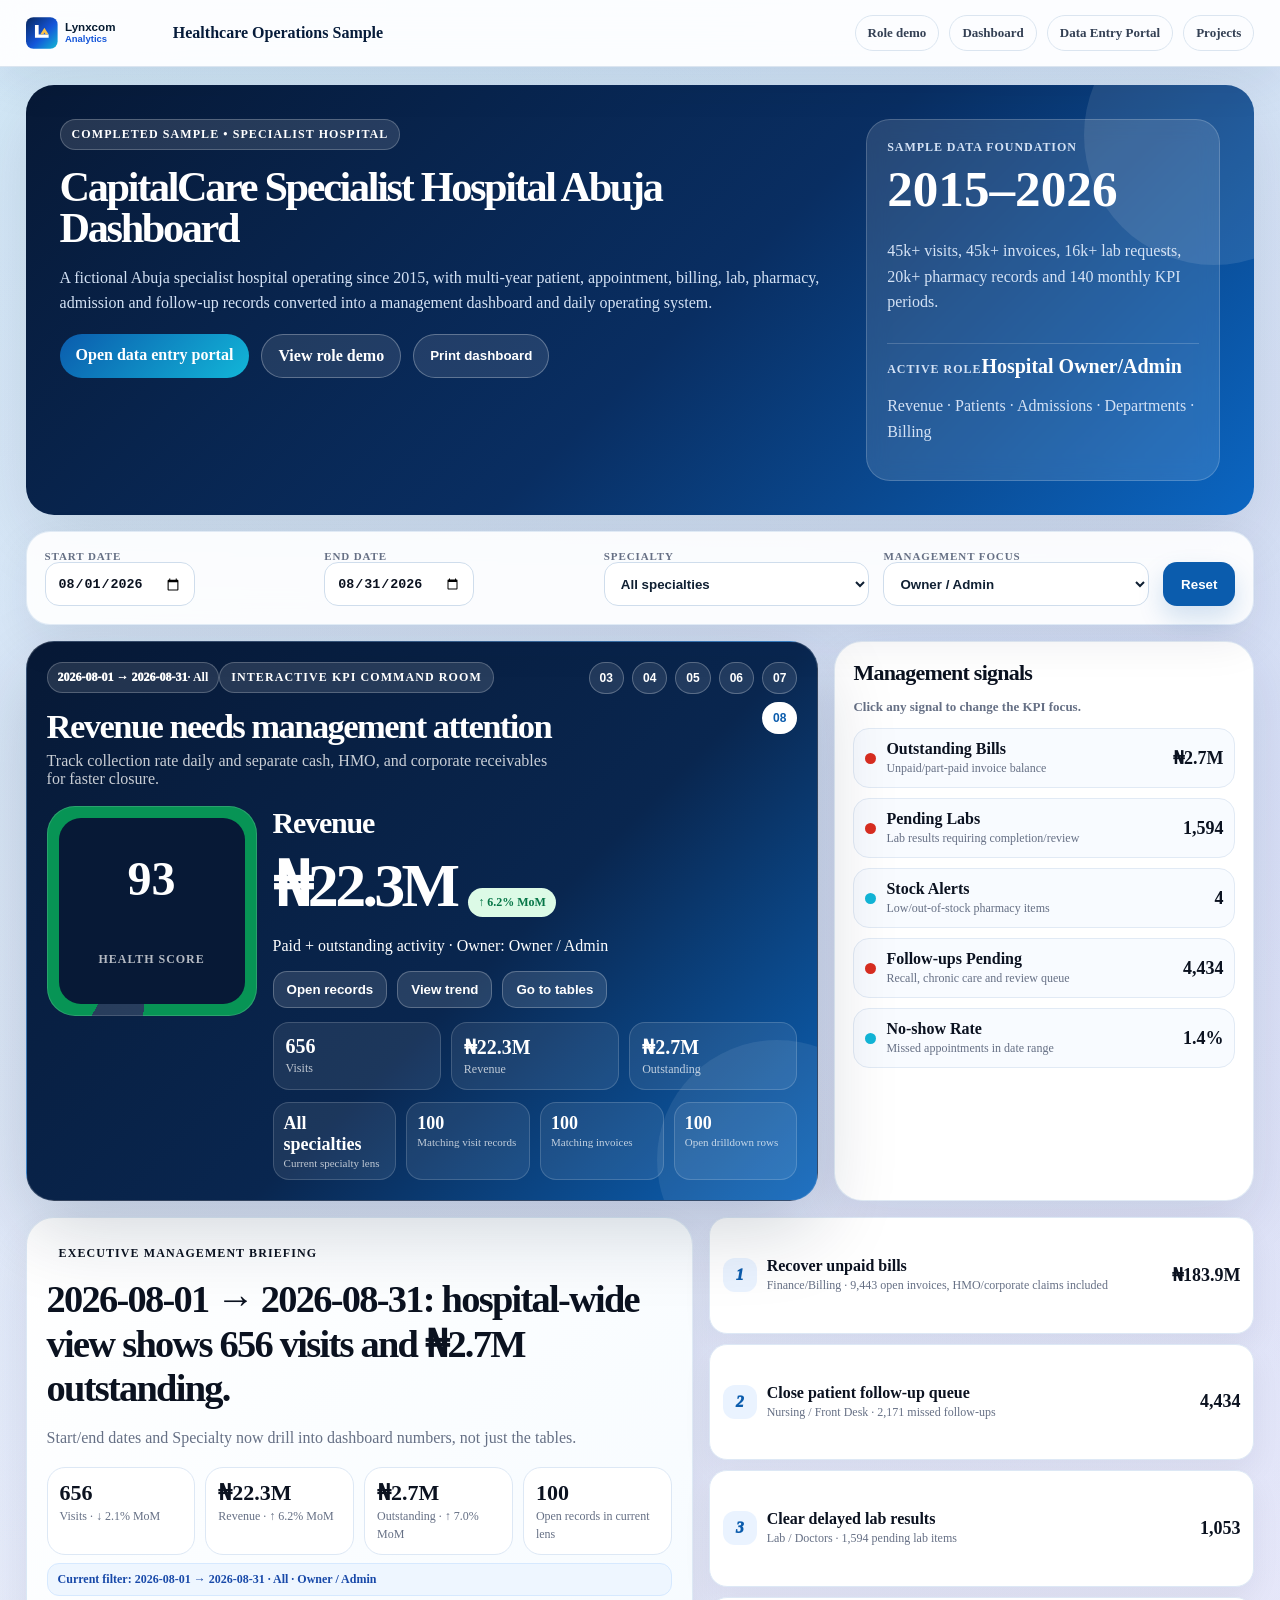
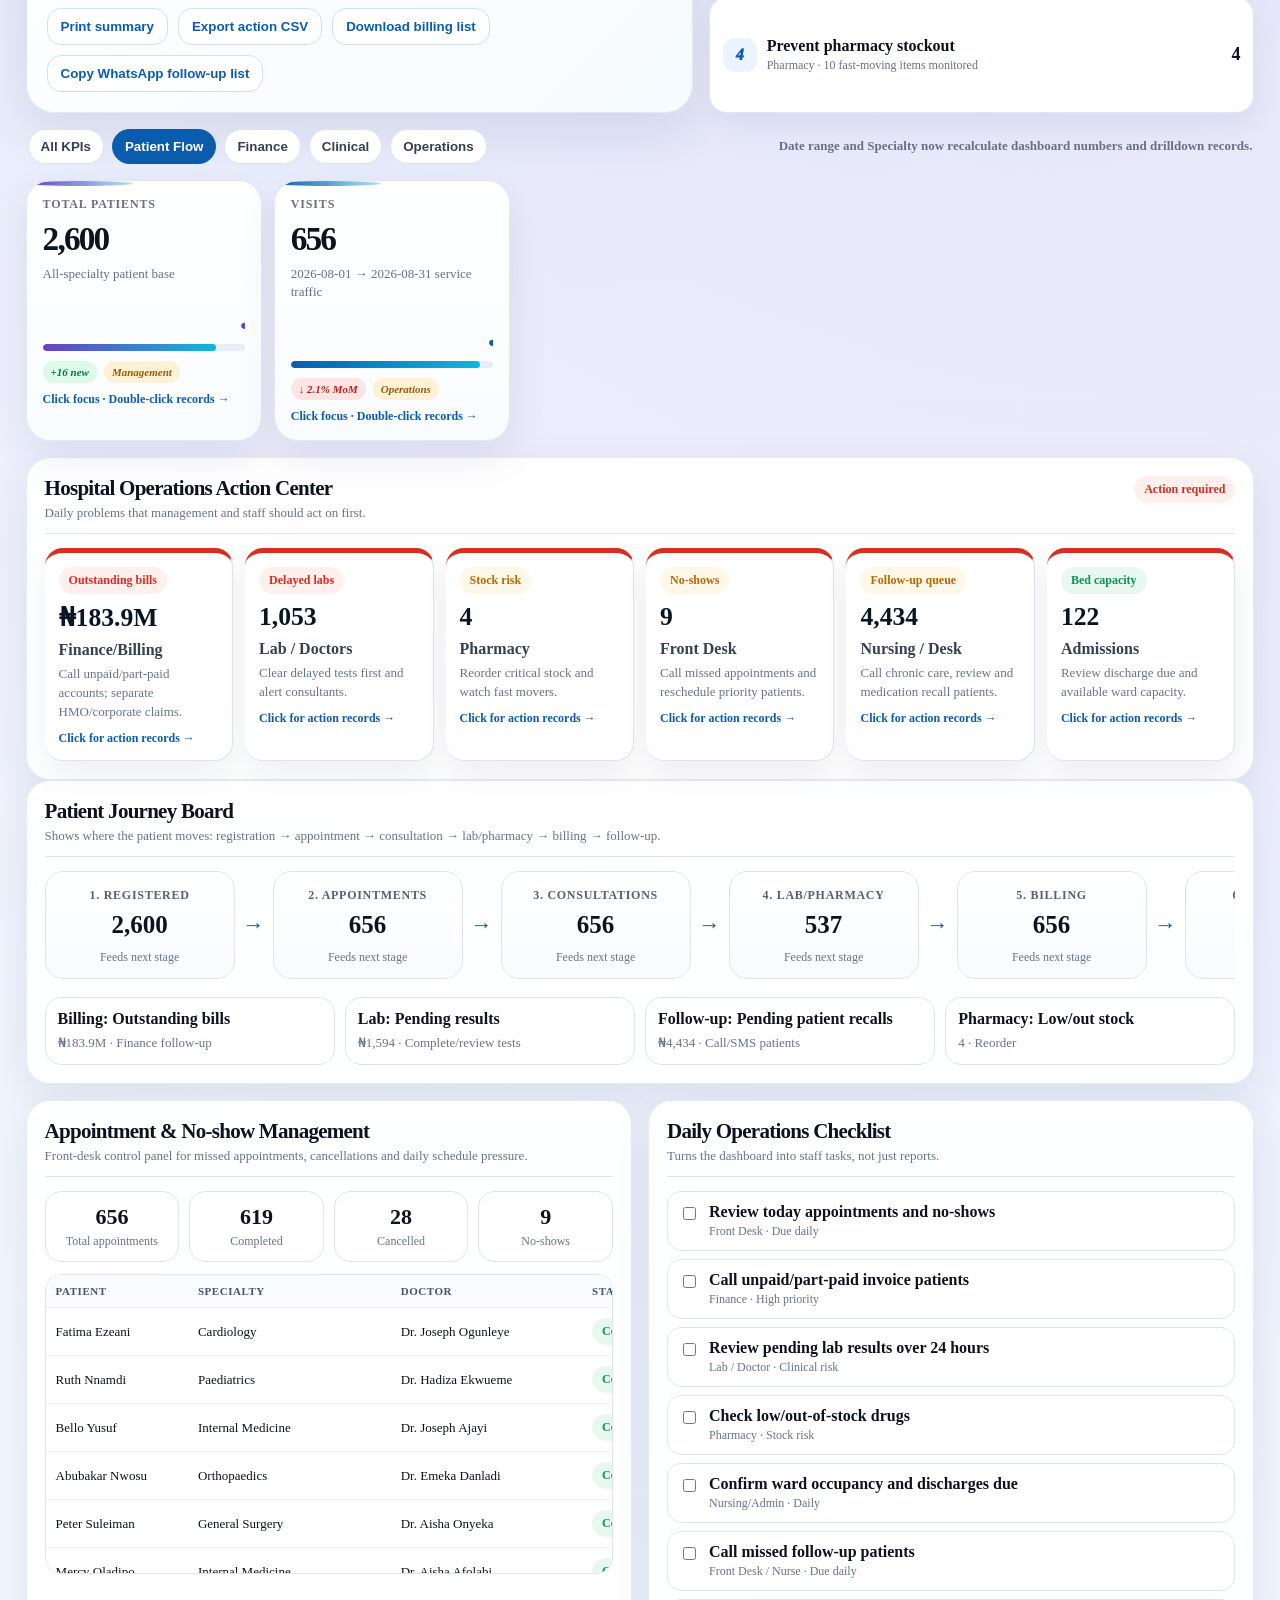
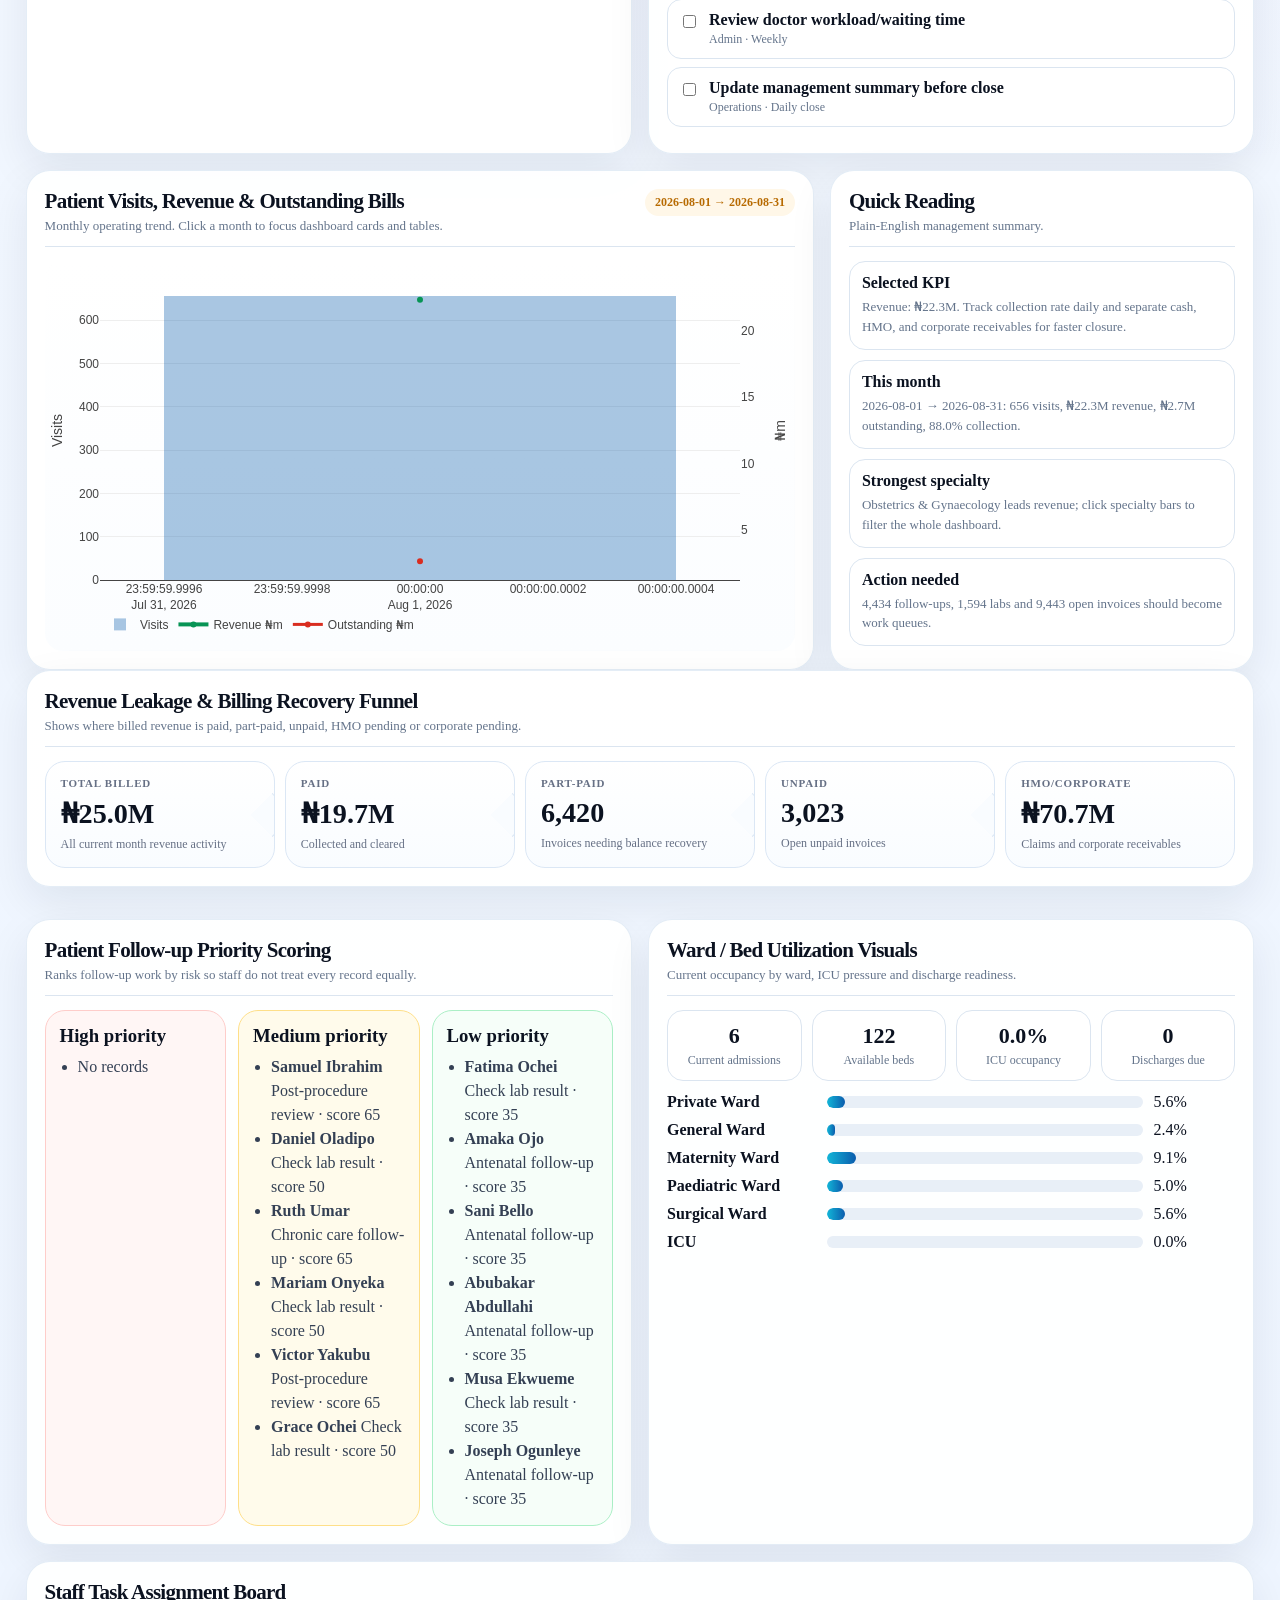
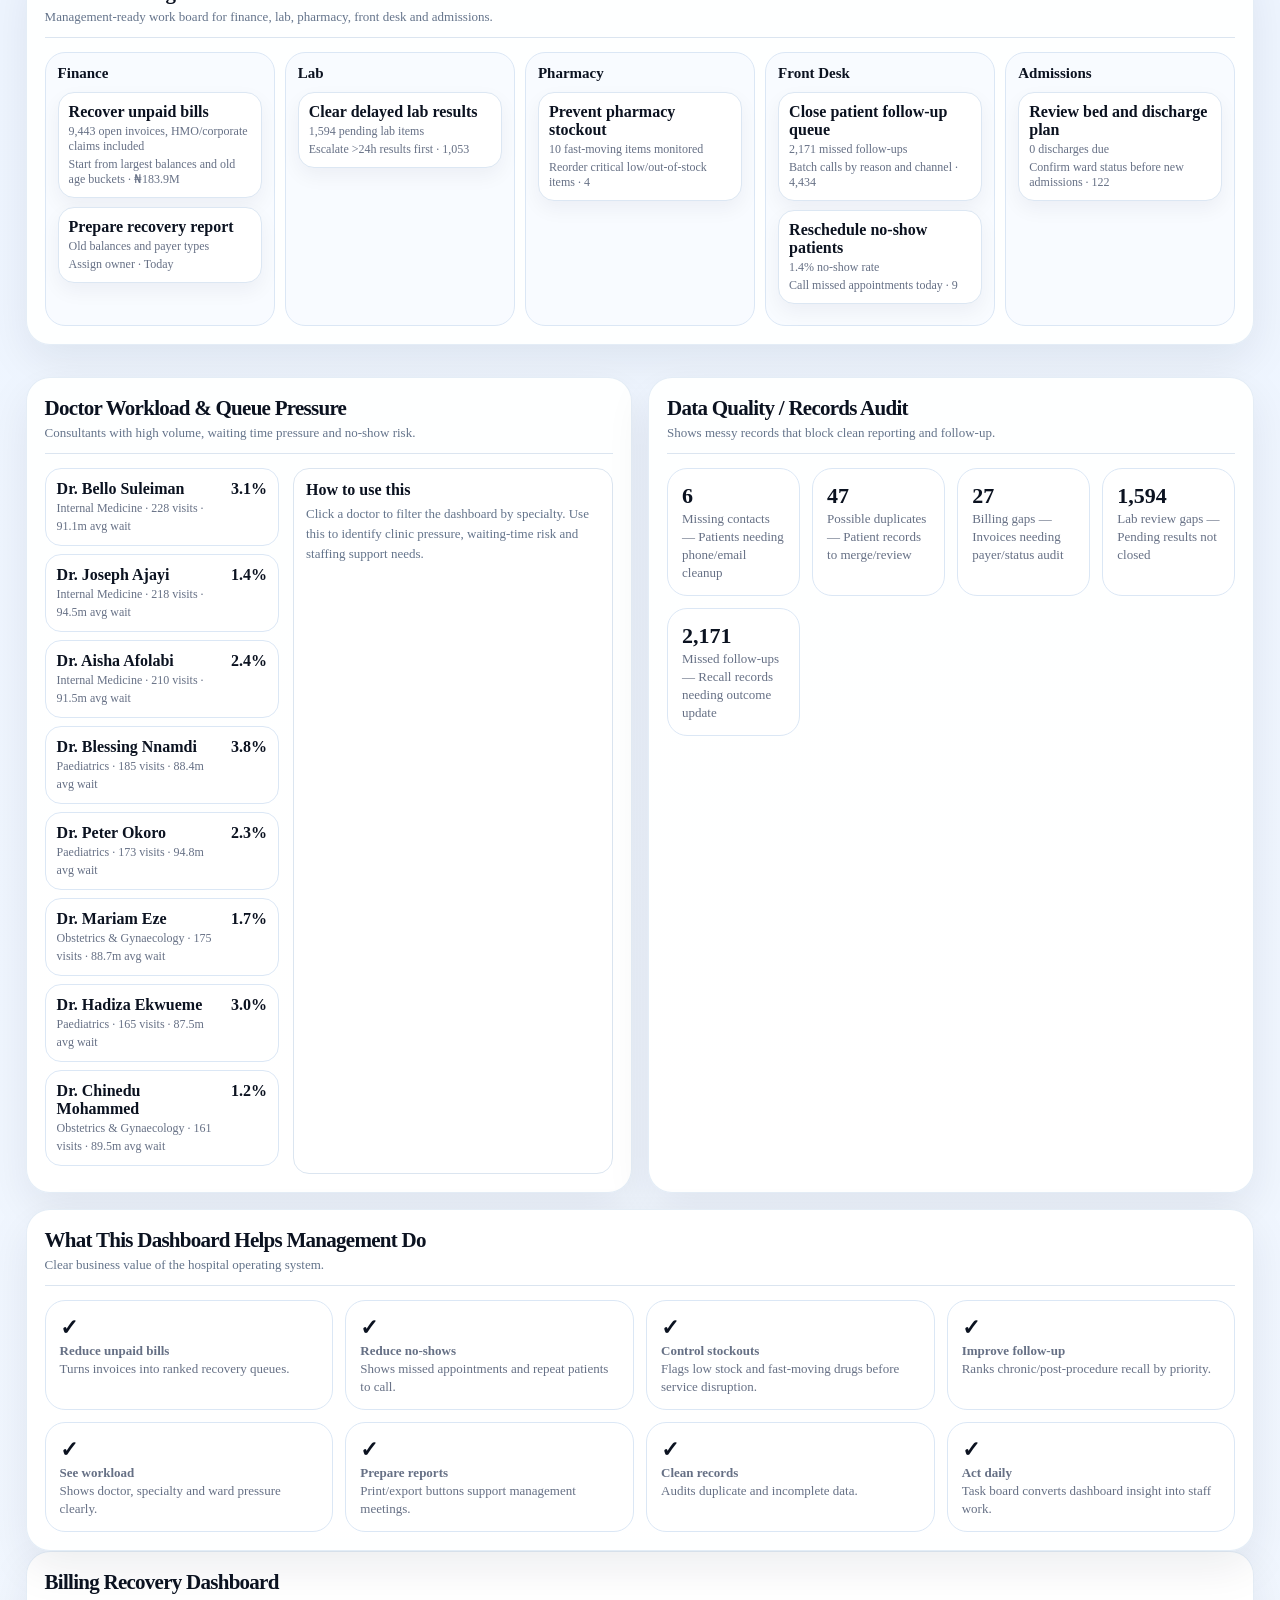
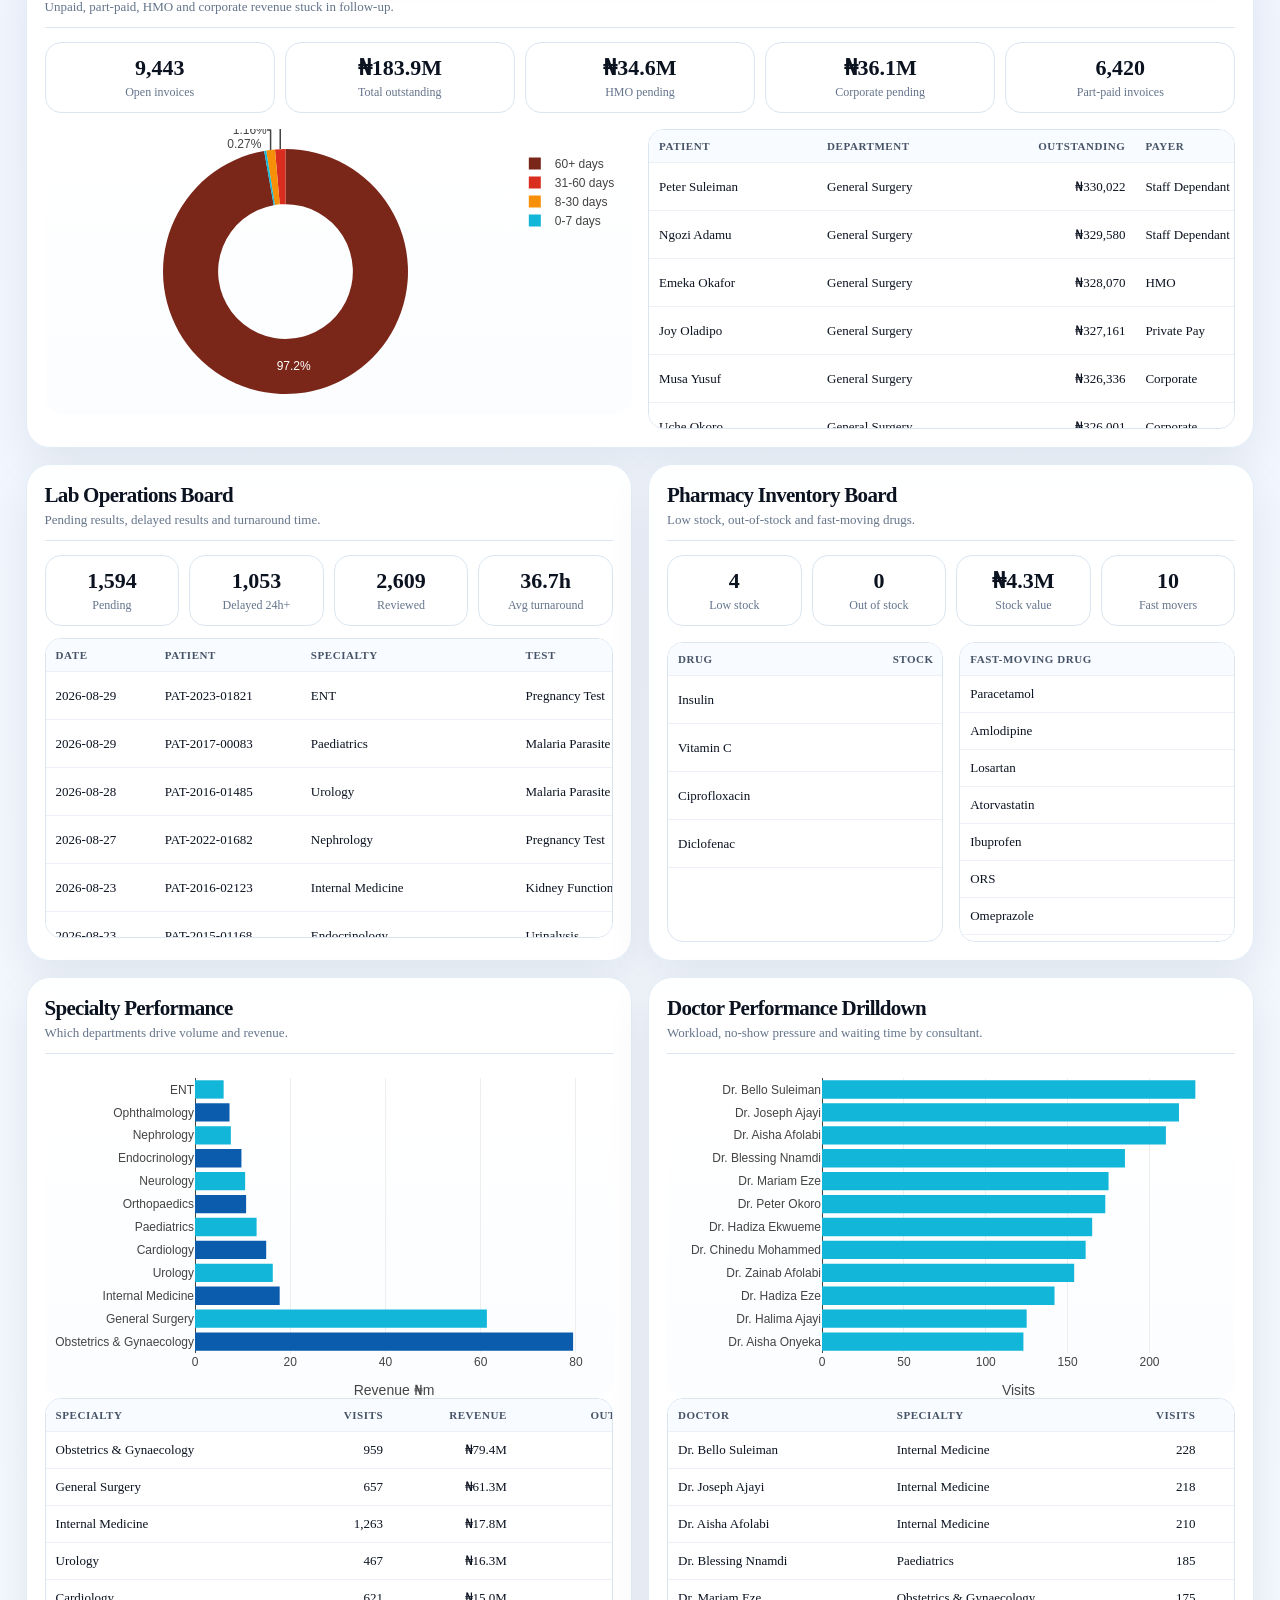
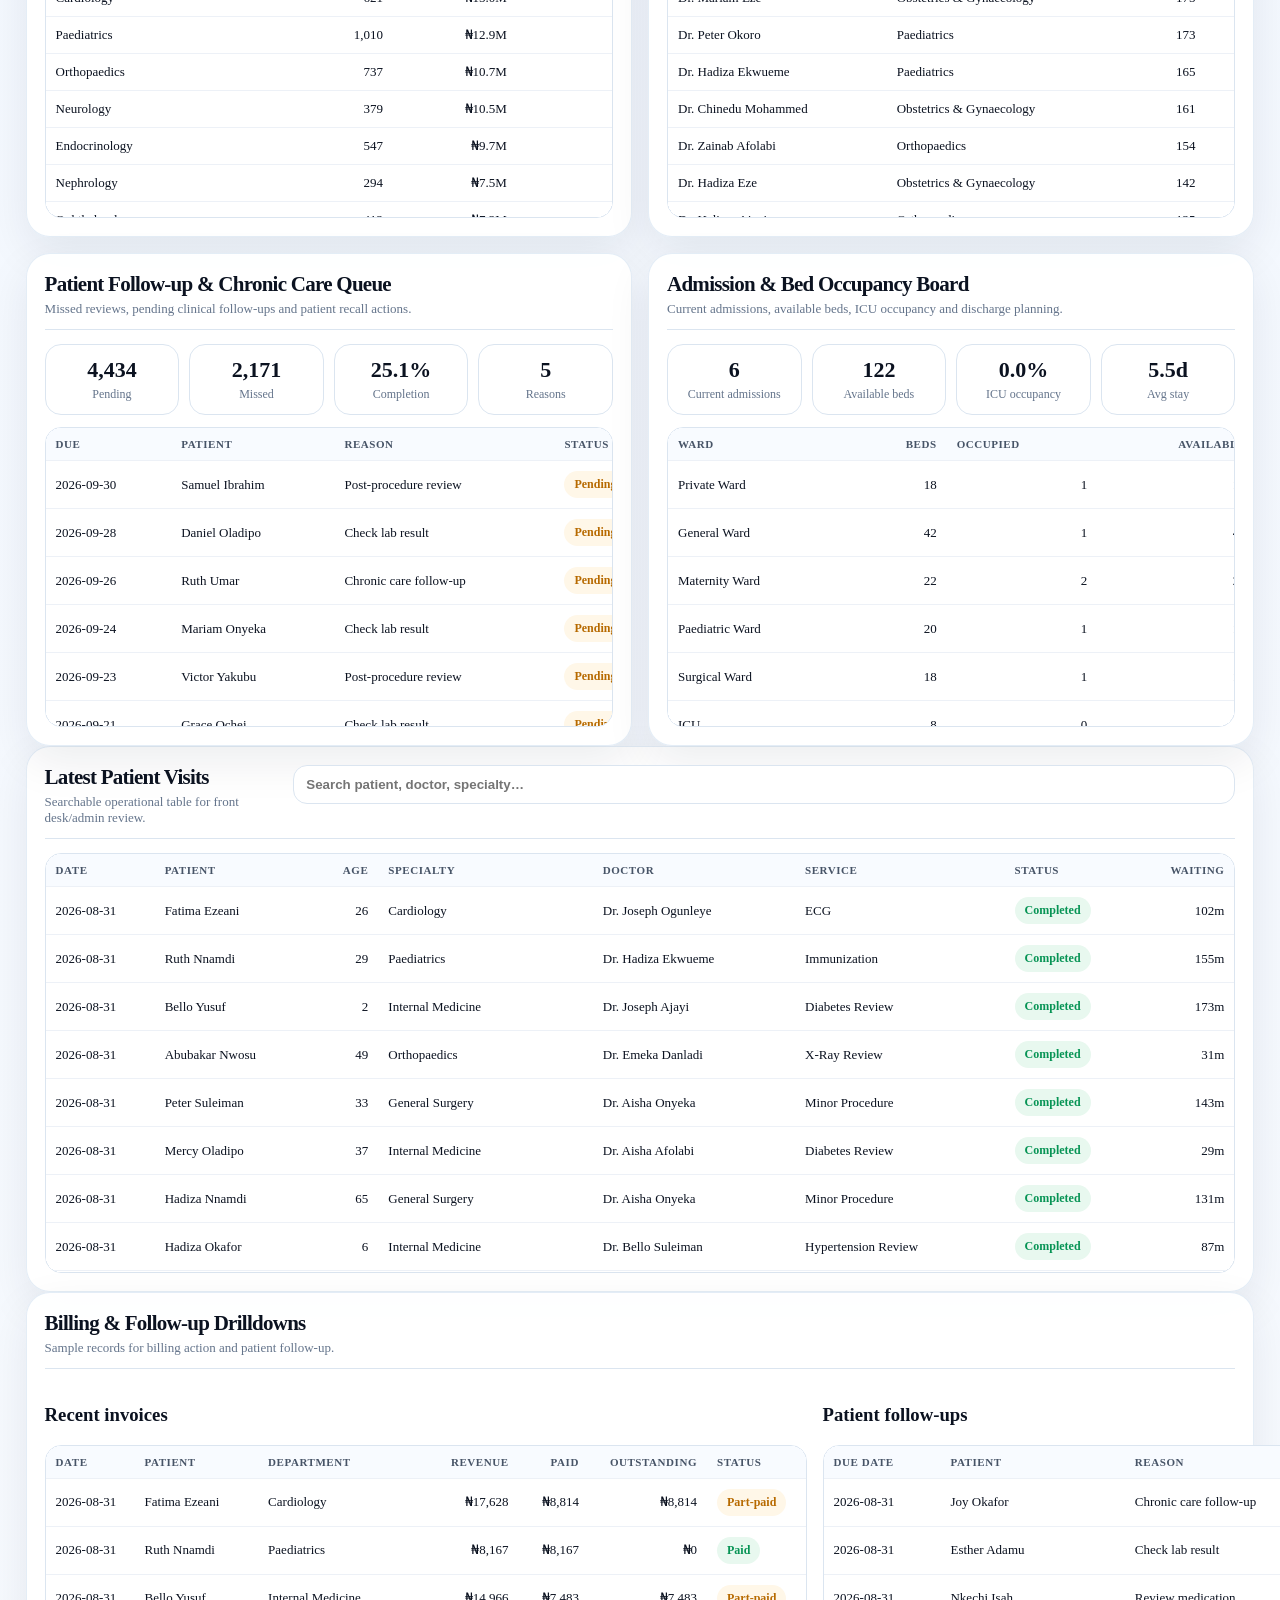
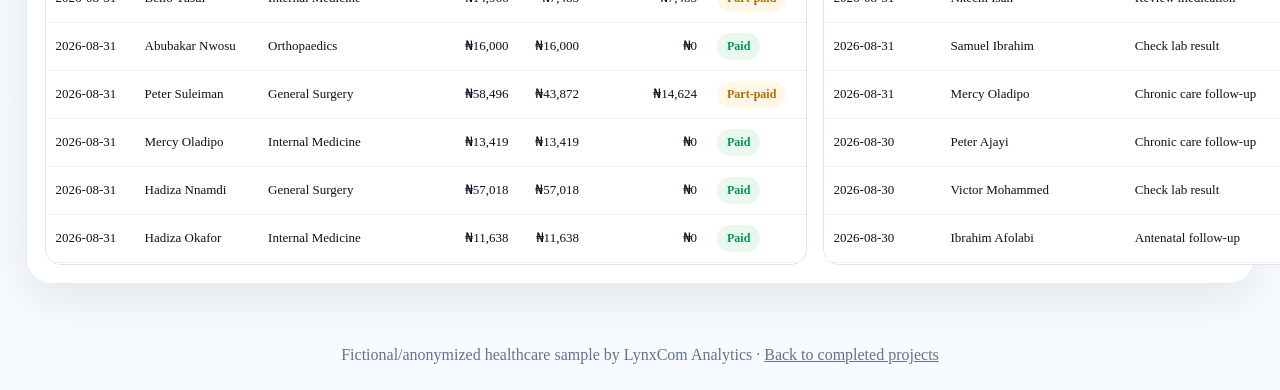
<file: sample2/index.html>
<!doctype html>
<html lang="en">
<head>
<meta charset="utf-8"><meta name="viewport" content="width=device-width,initial-scale=1">
<title>CapitalCare Hospital Dashboard | LynxCom Sample</title><meta name="description" content="Privacy-safe LynxCom hospital operations dashboard demo for patient records, appointments, revenue, lab, pharmacy and follow-up reporting."><link rel="canonical" href="https://lynxcomanalytics.com/sample2/">
<meta name="description" content="Fictional specialist hospital dashboard sample for patient flow, revenue, billing, lab, pharmacy, admissions, roles and follow-up operations.">
<link rel="preconnect" href="https://cdn.plot.ly">
<script src="https://cdn.plot.ly/plotly-2.35.2.min.js"></script>
<link rel="stylesheet" href="assets/styles.css?v=hospital-true-date-range-v8">
</head>
<body>
<header class="topbar"><a class="brand" href="../"><img src="../assets/lynxcom-logo.svg" alt="LynxCom Analytics"><span>Healthcare Operations Sample</span></a><nav><a href="login.html">Role demo</a><a href="index.html">Dashboard</a><a href="portal.php">Data Entry Portal</a><a href="../project-samples.php">Projects</a></nav></header>
<main class="shell">
<section class="hero"><div><span class="eyebrow">Completed Sample • Specialist Hospital</span><h1>CapitalCare Specialist Hospital Abuja Dashboard</h1><p>A fictional Abuja specialist hospital operating since 2015, with multi-year patient, appointment, billing, lab, pharmacy, admission and follow-up records converted into a management dashboard and daily operating system.</p><div class="heroActions"><a class="btn primary" href="portal.php">Open data entry portal</a><a class="btn ghost" href="login.html">View role demo</a><button class="btn ghost" onclick="window.print()">Print dashboard</button></div></div><aside class="heroCard"><b>Sample data foundation</b><strong>2015–2026</strong><p>45k+ visits, 45k+ invoices, 16k+ lab requests, 20k+ pharmacy records and 140 monthly KPI periods.</p><div id="roleBanner" class="roleBanner"></div></aside></section>
<section class="filters panel dateFilters"><div><label>Start date</label><input id="startDateFilter" type="date"></div><div><label>End date</label><input id="endDateFilter" type="date"></div><div><label>Specialty</label><select id="specialtyFilter"><option value="All">All specialties</option></select></div><div><label>Management focus</label><select id="focusFilter"><option>Owner / Admin</option><option>Finance / Billing</option><option>Clinical Operations</option><option>Pharmacy / Lab</option></select></div><button id="resetFilters">Reset</button></section>
<section class="kpiGrid" id="kpiGrid"></section>
<section class="panel actionCenter"><div class="panelHead"><div><h2>Hospital Operations Action Center</h2><p>Daily problems that management and staff should act on first.</p></div><span class="badge bad">Action required</span></div><div id="actionCenter"></div></section>
<section class="panel"><div class="panelHead"><div><h2>Patient Journey Board</h2><p>Shows where the patient moves: registration → appointment → consultation → lab/pharmacy → billing → follow-up.</p></div></div><div id="journeyBoard"></div></section>
<section class="layout twoGrid"><section class="panel"><div class="panelHead"><div><h2>Appointment & No-show Management</h2><p>Front-desk control panel for missed appointments, cancellations and daily schedule pressure.</p></div></div><div id="appointmentBoard"></div></section><section class="panel"><div class="panelHead"><div><h2>Daily Operations Checklist</h2><p>Turns the dashboard into staff tasks, not just reports.</p></div></div><div id="dailyChecklist"></div></section></section>
<section class="layout mainGrid"><section class="panel"><div class="panelHead"><div><h2>Patient Visits, Revenue & Outstanding Bills</h2><p>Monthly operating trend. Click a month to focus dashboard cards and tables.</p></div><span id="periodBadge" class="badge warn">Loading</span></div><div id="monthlyTrend" class="chart"></div></section><aside class="panel insightPanel"><div class="panelHead"><div><h2>Quick Reading</h2><p>Plain-English management summary.</p></div></div><div id="quickReading"></div></aside></section>
<section class="panel"><div class="panelHead"><div><h2>Billing Recovery Dashboard</h2><p>Unpaid, part-paid, HMO and corporate revenue stuck in follow-up.</p></div></div><div id="billingRecovery"></div></section>
<section class="layout twoGrid"><section class="panel"><div class="panelHead"><div><h2>Lab Operations Board</h2><p>Pending results, delayed results and turnaround time.</p></div></div><div id="labBoard"></div></section><section class="panel"><div class="panelHead"><div><h2>Pharmacy Inventory Board</h2><p>Low stock, out-of-stock and fast-moving drugs.</p></div></div><div id="pharmacyBoard"></div></section></section>
<section class="layout twoGrid"><section class="panel"><div class="panelHead"><div><h2>Specialty Performance</h2><p>Which departments drive volume and revenue.</p></div></div><div id="specialtyChart" class="chart small"></div><div class="tableWrap" id="specialtyTable"></div></section><section class="panel"><div class="panelHead"><div><h2>Doctor Performance Drilldown</h2><p>Workload, no-show pressure and waiting time by consultant.</p></div></div><div id="doctorChart" class="chart small"></div><div class="tableWrap" id="doctorTable"></div></section></section>
<section class="layout twoGrid"><section class="panel"><div class="panelHead"><div><h2>Patient Follow-up & Chronic Care Queue</h2><p>Missed reviews, pending clinical follow-ups and patient recall actions.</p></div></div><div id="followupQueue"></div></section><section class="panel"><div class="panelHead"><div><h2>Admission & Bed Occupancy Board</h2><p>Current admissions, available beds, ICU occupancy and discharge planning.</p></div></div><div id="bedBoard"></div></section></section>
<section class="panel"><div class="panelHead"><div><h2>Latest Patient Visits</h2><p>Searchable operational table for front desk/admin review.</p></div><input id="tableSearch" placeholder="Search patient, doctor, specialty…"></div><div class="tableWrap" id="visitTable"></div></section>
<section class="panel"><div class="panelHead"><div><h2>Billing & Follow-up Drilldowns</h2><p>Sample records for billing action and patient follow-up.</p></div></div><div class="layout twoGrid"><div><h3>Recent invoices</h3><div class="tableWrap" id="invoiceTable"></div></div><div><h3>Patient follow-ups</h3><div class="tableWrap" id="followupTable"></div></div></div></section>
</main><div class="listingModal" id="listingModal" aria-hidden="true"><div class="listingBackdrop" onclick="closeListing()"></div><section class="listingDialog" role="dialog" aria-modal="true" aria-labelledby="listingTitle"><button class="modalClose" onclick="closeListing()" aria-label="Close">×</button><span class="eyebrow">Follow-up contact listing</span><h2 id="listingTitle">Contact list</h2><p id="listingLead">Records that need action.</p><div class="tableWrap modalTableWrap" id="listingBody"></div></section></div><footer class="footer">Fictional/anonymized healthcare sample by LynxCom Analytics · <a href="../project-samples.php">Back to completed projects</a></footer>
<script src="assets/app.js?v=hospital-true-date-range-v8"></script>
</body></html>
</file>
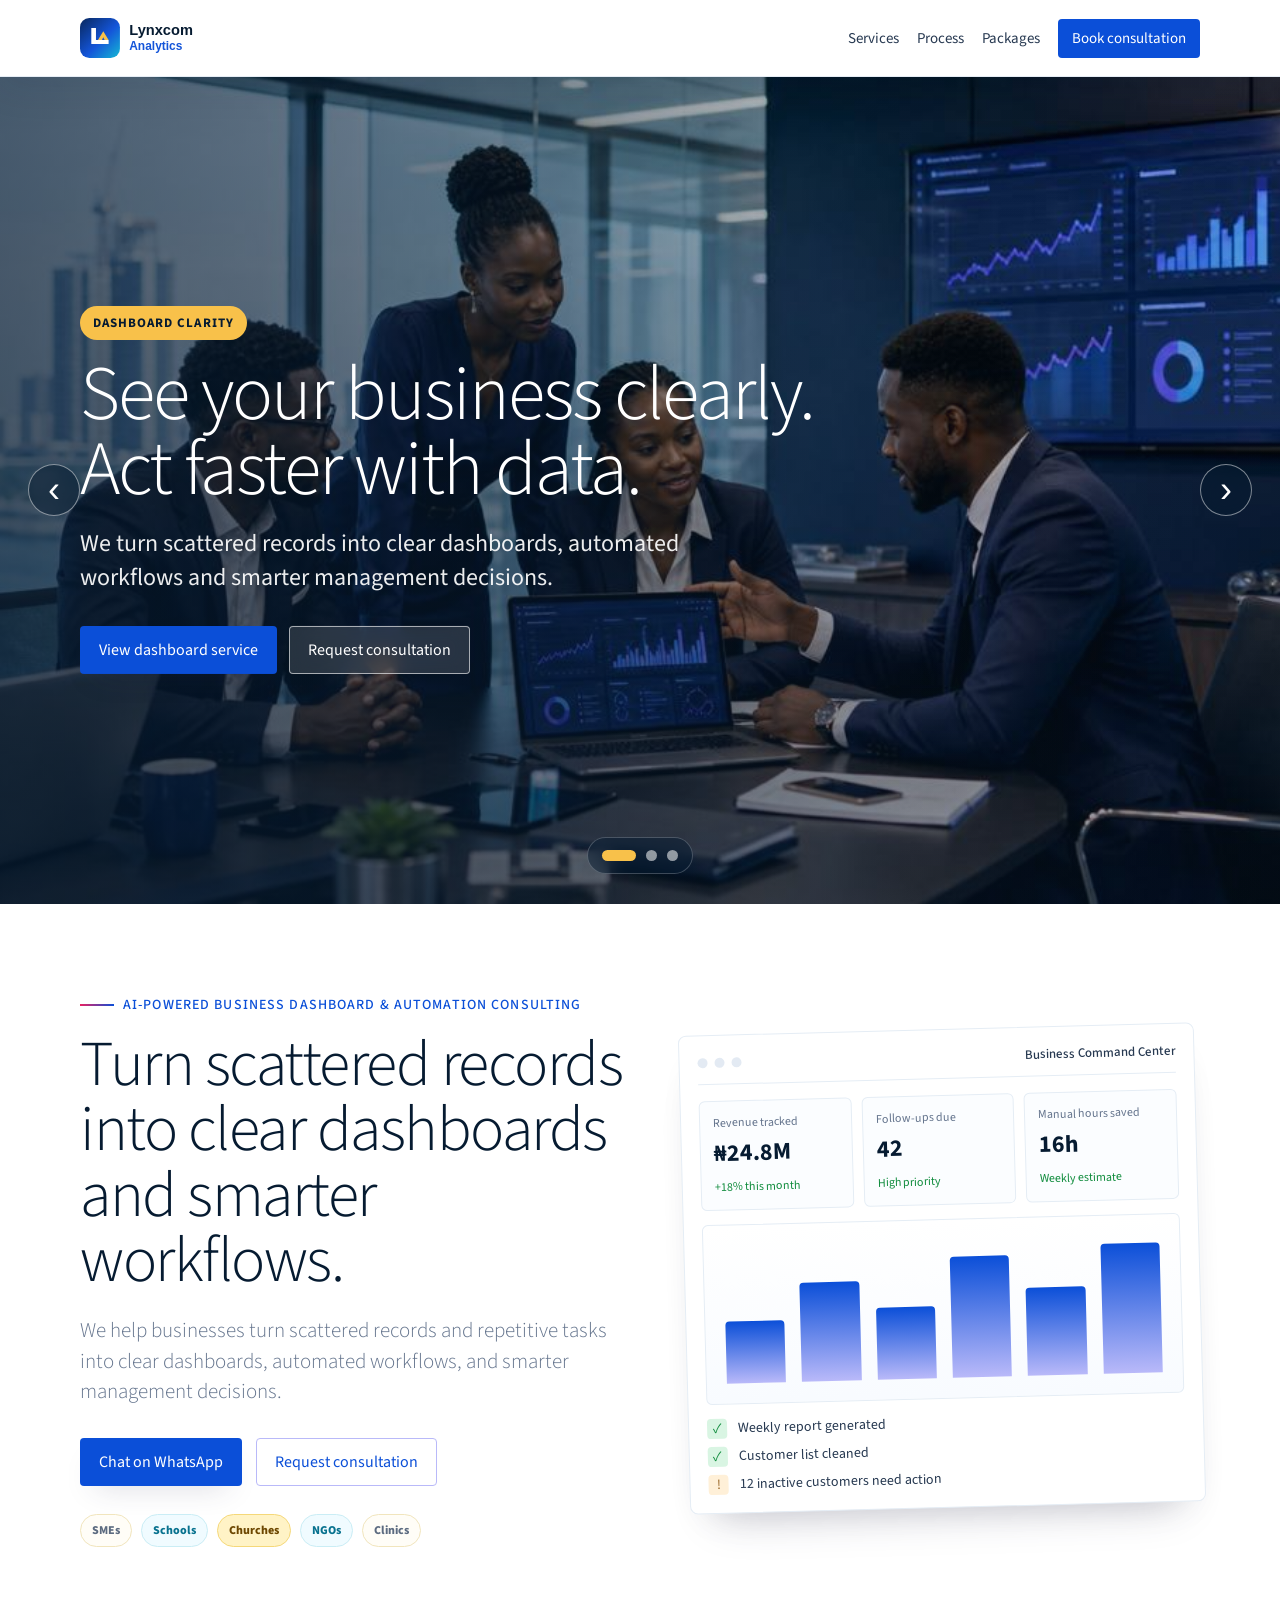
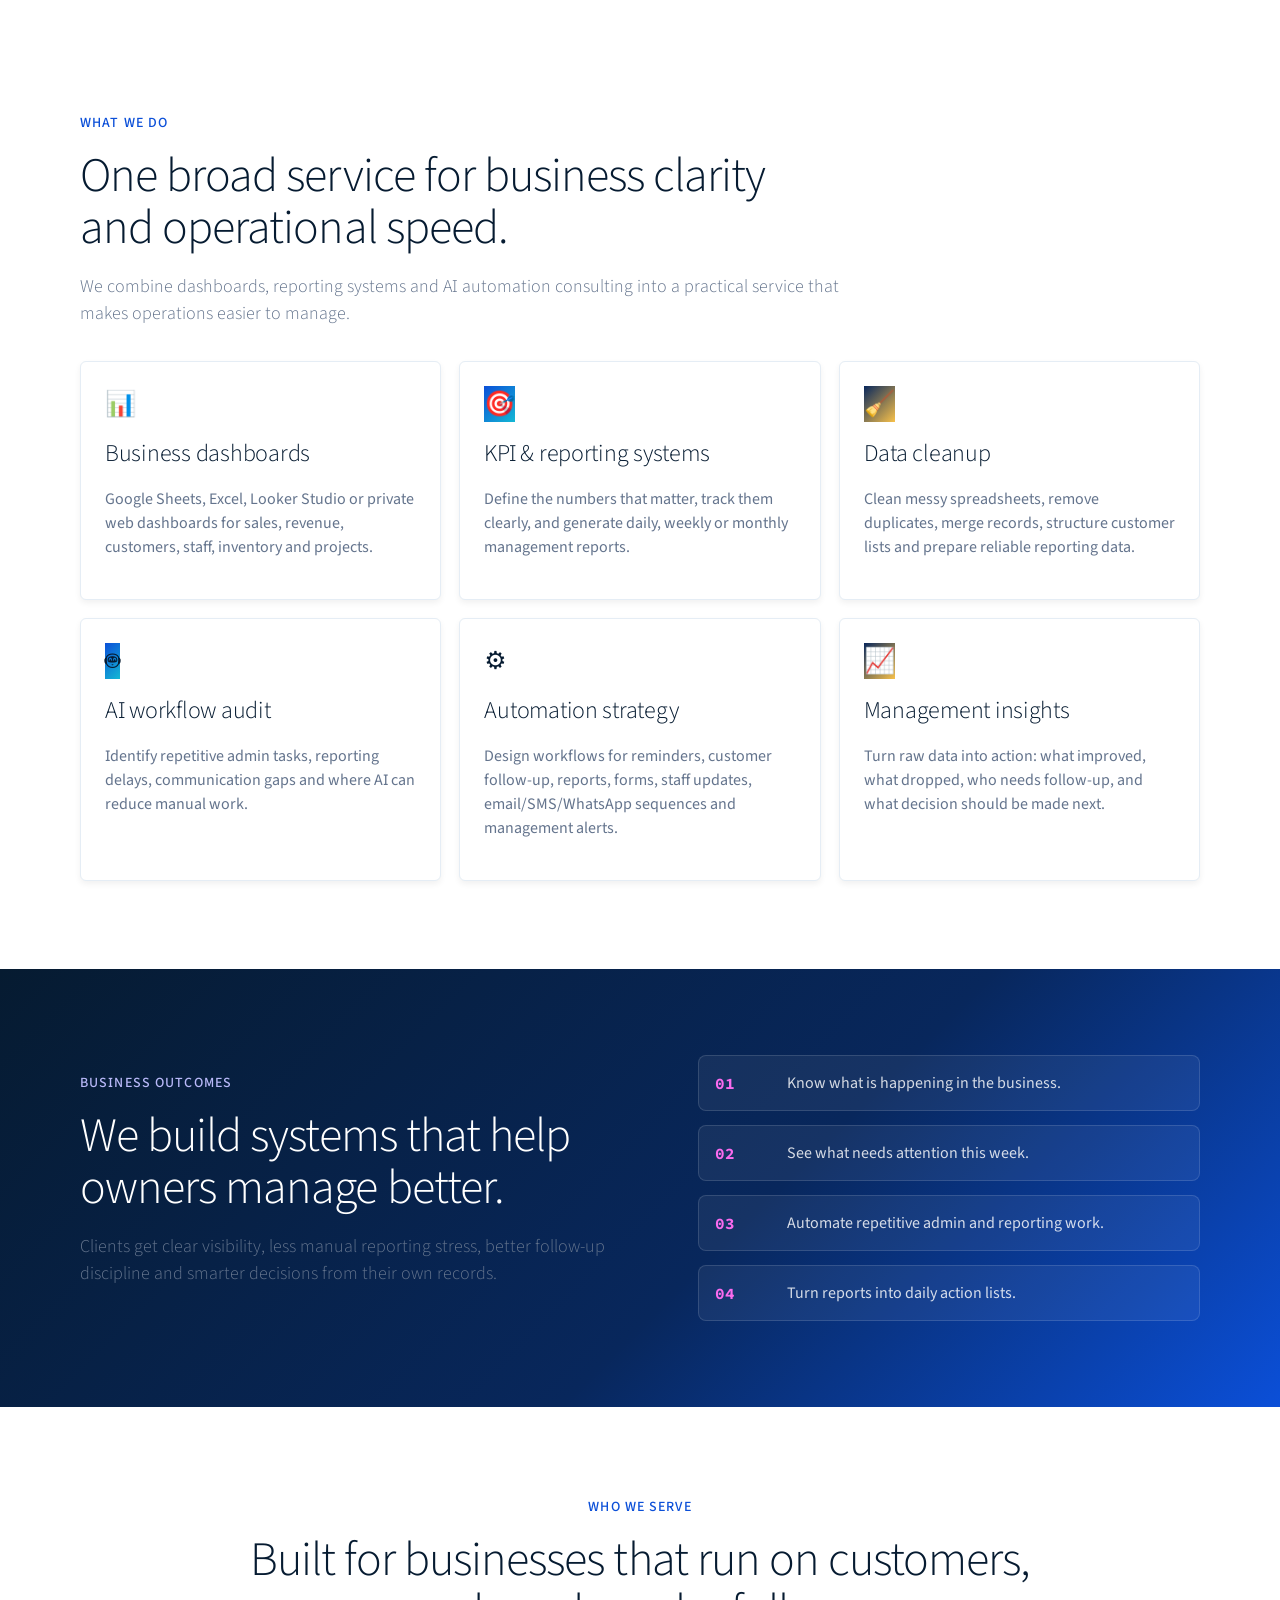
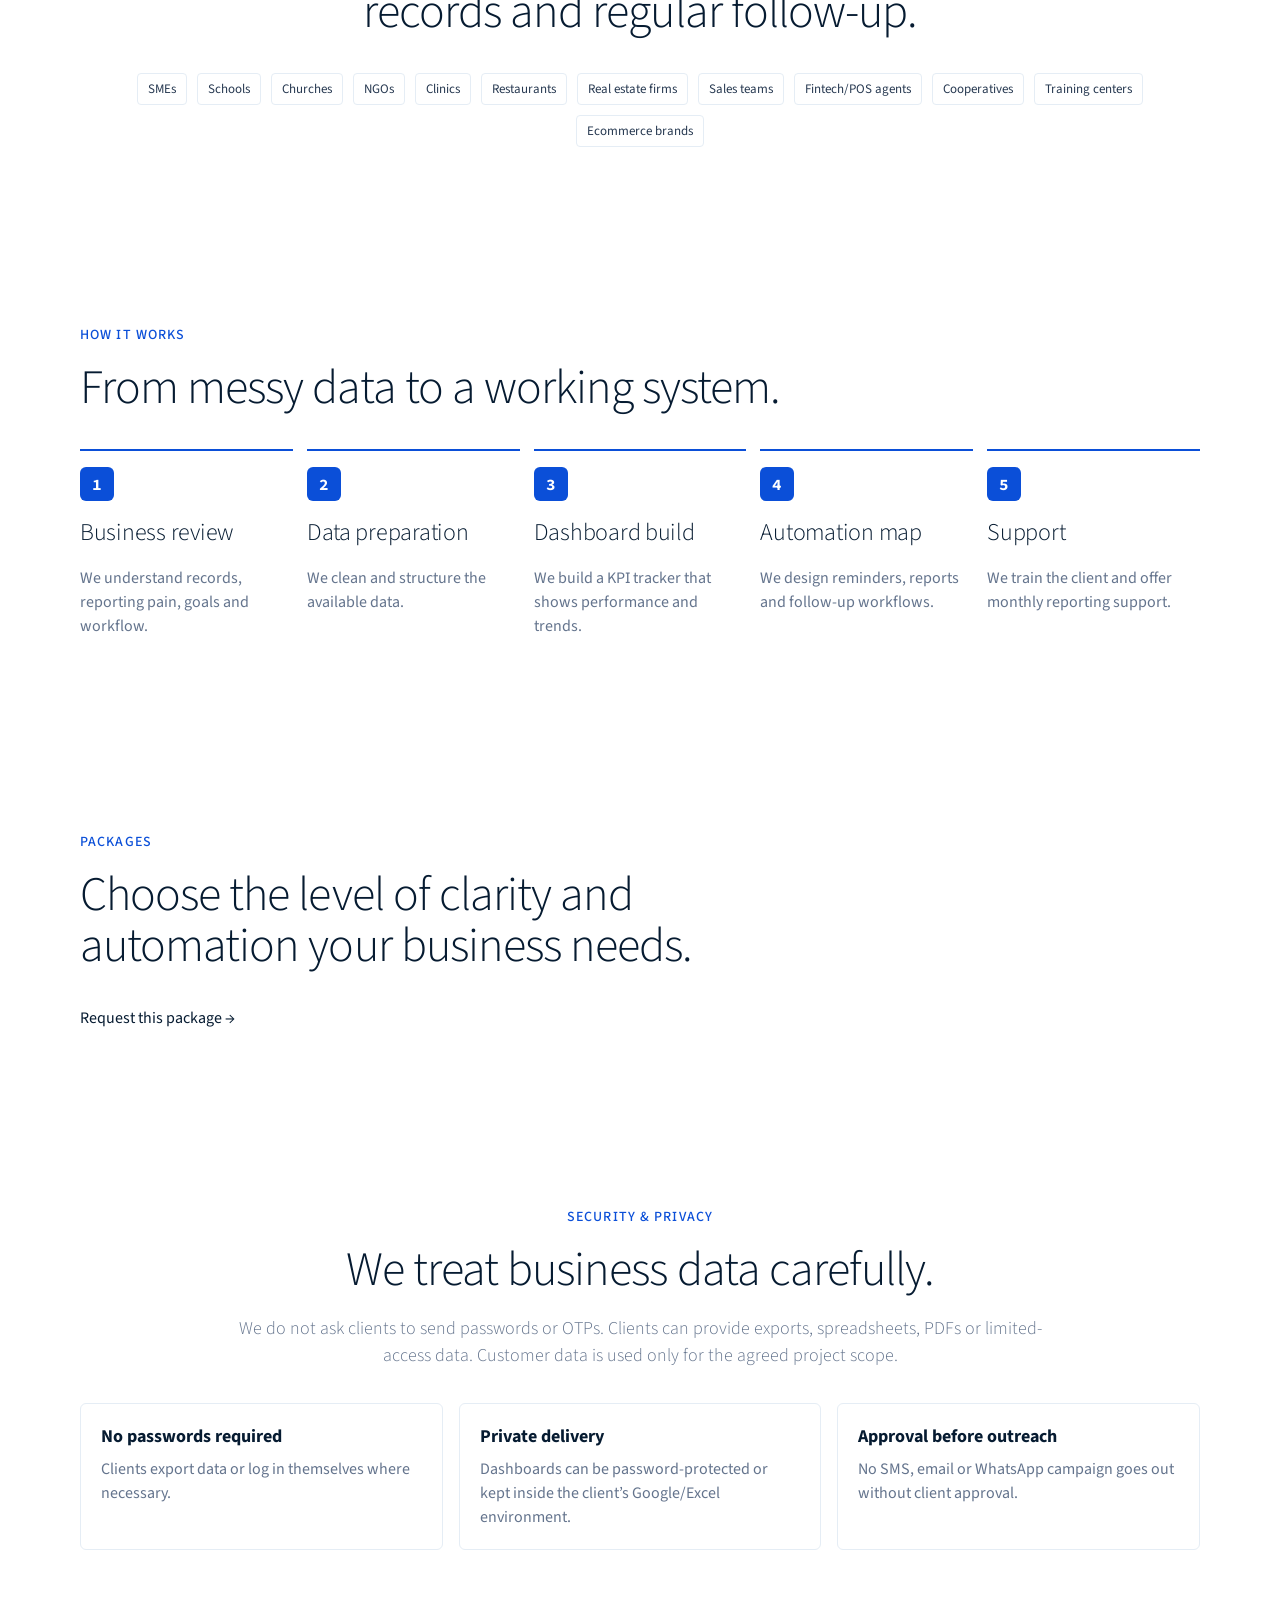
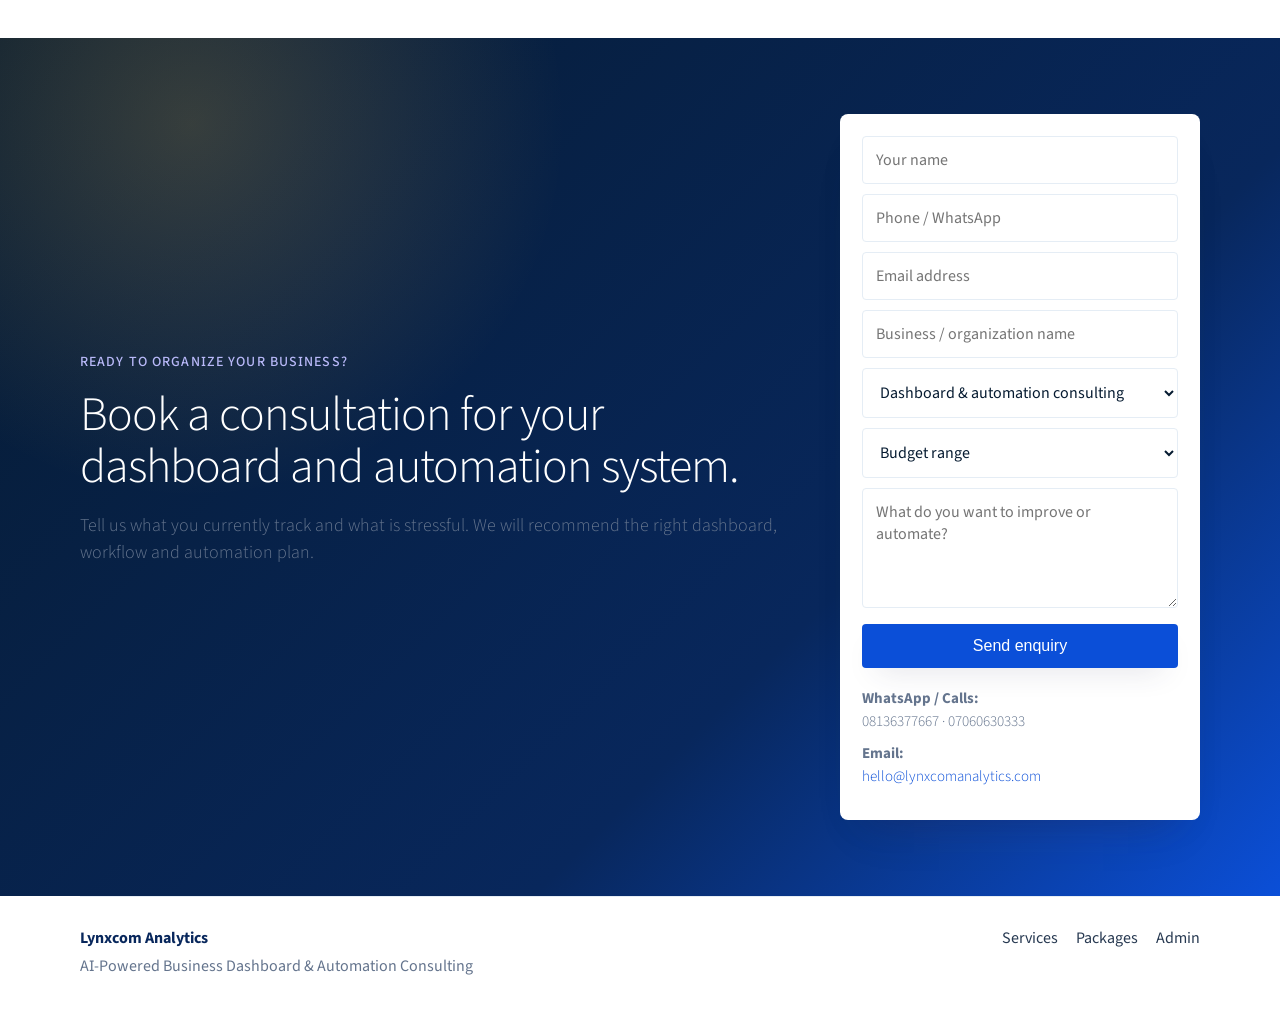
<file: preview.html>
<!doctype html>
<html lang="en"><head><meta charset="utf-8"><meta name="viewport" content="width=device-width,initial-scale=1"><title>Lynxcom Analytics | AI-Powered Business Dashboard & Automation Consulting</title><meta name="description" content="We help businesses turn scattered records and repetitive tasks into clear dashboards, automated workflows, and smarter management decisions."><link rel="preconnect" href="https://fonts.googleapis.com"><link rel="preconnect" href="https://fonts.gstatic.com" crossorigin><link href="https://fonts.googleapis.com/css2?family=Source+Sans+3:wght@300;400;500;600;700&family=Source+Code+Pro:wght@400;500;700&display=swap" rel="stylesheet"><link rel="stylesheet" href="assets/styles.css?v=fixed-sticky-header-20260825"></head>
<body><header class="site-header"><nav class="nav wrap"><a class="brand brand-logo" href="#top"><img src="assets/lynxcom-logo.svg" alt="Lynxcom Analytics logo"></a><button class="nav-toggle" aria-label="Open menu">☰</button><div class="nav-links" id="navLinks"><a href="#services">Services</a><a href="#process">Process</a><a href="#packages">Packages</a><a href="#contact" class="nav-cta">Book consultation</a></div></nav></header>
<main id="top">
<section class="lx-hero-carousel" aria-label="Lynxcom Analytics homepage slider">
  <div class="lx-carousel-track">
    <article class="lx-slide">
      <img src="assets/slider-dashboard.jpg" alt="Black African business team reviewing dashboard analytics">
      <div class="lx-slide-shade"></div>
      <div class="lx-slide-content wrap">
        <span>Dashboard clarity</span>
        <h1>See your business clearly. Act faster with data.</h1>
        <p>We turn scattered records into clear dashboards, automated workflows and smarter management decisions.</p>
        <div class="lx-slide-actions"><a class="btn primary" href="#services">View dashboard service</a><a class="btn lx-glass" href="#contact">Request consultation</a></div>
      </div>
    </article>
    <article class="lx-slide">
      <img src="assets/slider-automation.jpg" alt="Black African entrepreneur using automation workflow tools">
      <div class="lx-slide-shade"></div>
      <div class="lx-slide-content wrap">
        <span>Workflow automation</span>
        <h1>Reduce repetitive admin and follow-up stress.</h1>
        <p>We map practical AI workflows for reports, reminders, customer follow-up and daily operations.</p>
        <div class="lx-slide-actions"><a class="btn primary" href="#services">View automation service</a><a class="btn lx-glass" href="#process">See process</a></div>
      </div>
    </article>
    <article class="lx-slide">
      <img src="assets/slider-reporting.jpg" alt="Black African executives reviewing weekly business report">
      <div class="lx-slide-shade"></div>
      <div class="lx-slide-content wrap">
        <span>Management reporting</span>
        <h1>Turn reports into decisions and next actions.</h1>
        <p>Get weekly views that show what improved, what dropped and what needs urgent attention.</p>
        <div class="lx-slide-actions"><a class="btn primary" href="#packages">View reporting packages</a><a class="btn lx-glass" href="#contact">Book consultation</a></div>
      </div>
    </article>
  </div>
  <button class="lx-carousel-btn lx-prev" type="button" aria-label="Previous slide">‹</button>
  <button class="lx-carousel-btn lx-next" type="button" aria-label="Next slide">›</button>
  <div class="lx-carousel-dots"><button class="active" type="button" aria-label="Show slide 1"></button><button type="button" aria-label="Show slide 2"></button><button type="button" aria-label="Show slide 3"></button></div>
</section>
<section class="hero wrap intro-hero"><div class="hero-copy"><div class="eyebrow"><span></span>AI-Powered Business Dashboard & Automation Consulting</div><h1>Turn scattered records into clear dashboards and smarter workflows.</h1><p class="lead">We help businesses turn scattered records and repetitive tasks into clear dashboards, automated workflows, and smarter management decisions.</p><div class="hero-actions"><a class="btn primary" target="_blank" rel="noopener" href="https://wa.me/2348136377667?text=Hi%2C%20I%20want%20an%20AI-powered%20dashboard%20and%20automation%20system">Chat on WhatsApp</a><a class="btn ghost" href="#contact">Request consultation</a></div><div class="trust-row"><span>SMEs</span><span>Schools</span><span>Churches</span><span>NGOs</span><span>Clinics</span></div></div><div class="hero-panel"><div class="panel-top"><span></span><span></span><span></span><b>Business Command Center</b></div><div class="metric-grid"><div class="metric"><small>Revenue tracked</small><strong>₦24.8M</strong><em>+18% this month</em></div><div class="metric"><small>Follow-ups due</small><strong>42</strong><em>High priority</em></div><div class="metric"><small>Manual hours saved</small><strong>16h</strong><em>Weekly estimate</em></div></div><div class="chart-card"><div class="bars"><i style="height:45%"></i><i style="height:72%"></i><i style="height:52%"></i><i style="height:88%"></i><i style="height:64%"></i><i style="height:94%"></i></div></div><div class="task-list"><p><span class="check">✓</span> Weekly report generated</p><p><span class="check">✓</span> Customer list cleaned</p><p><span class="warn">!</span> 12 inactive customers need action</p></div></div></section>
<section class="section wrap" id="services"><div class="section-head"><span class="kicker">What we do</span><h2>One broad service for business clarity and operational speed.</h2><p>We combine dashboards, reporting systems and AI automation consulting into a practical service that makes operations easier to manage.</p></div><div class="cards six"><article class="card"><span class="icon">📊</span><h3>Business dashboards</h3><p>Google Sheets, Excel, Looker Studio or private web dashboards for sales, revenue, customers, staff, inventory and projects.</p></article><article class="card"><span class="icon">🎯</span><h3>KPI & reporting systems</h3><p>Define the numbers that matter, track them clearly, and generate daily, weekly or monthly management reports.</p></article><article class="card"><span class="icon">🧹</span><h3>Data cleanup</h3><p>Clean messy spreadsheets, remove duplicates, merge records, structure customer lists and prepare reliable reporting data.</p></article><article class="card"><span class="icon">🤖</span><h3>AI workflow audit</h3><p>Identify repetitive admin tasks, reporting delays, communication gaps and where AI can reduce manual work.</p></article><article class="card"><span class="icon">⚙️</span><h3>Automation strategy</h3><p>Design workflows for reminders, customer follow-up, reports, forms, staff updates, email/SMS/WhatsApp sequences and management alerts.</p></article><article class="card"><span class="icon">📈</span><h3>Management insights</h3><p>Turn raw data into action: what improved, what dropped, who needs follow-up, and what decision should be made next.</p></article></div></section>
<section class="dark-section"><div class="wrap split"><div><span class="kicker light">Business outcomes</span><h2>We build systems that help owners manage better.</h2><p>Clients get clear visibility, less manual reporting stress, better follow-up discipline and smarter decisions from their own records.</p></div><div class="outcome-list"><div><strong>01</strong><span>Know what is happening in the business.</span></div><div><strong>02</strong><span>See what needs attention this week.</span></div><div><strong>03</strong><span>Automate repetitive admin and reporting work.</span></div><div><strong>04</strong><span>Turn reports into daily action lists.</span></div></div></div></section>
<section class="section wrap"><div class="section-head compact"><span class="kicker">Who we serve</span><h2>Built for businesses that run on customers, records and regular follow-up.</h2></div><div class="pill-grid"><span>SMEs</span><span>Schools</span><span>Churches</span><span>NGOs</span><span>Clinics</span><span>Restaurants</span><span>Real estate firms</span><span>Sales teams</span><span>Fintech/POS agents</span><span>Cooperatives</span><span>Training centers</span><span>Ecommerce brands</span></div></section>
<section class="section wrap" id="process"><div class="section-head"><span class="kicker">How it works</span><h2>From messy data to a working system.</h2></div><div class="timeline"><div><b>1</b><h3>Business review</h3><p>We understand records, reporting pain, goals and workflow.</p></div><div><b>2</b><h3>Data preparation</h3><p>We clean and structure the available data.</p></div><div><b>3</b><h3>Dashboard build</h3><p>We build a KPI tracker that shows performance and trends.</p></div><div><b>4</b><h3>Automation map</h3><p>We design reminders, reports and follow-up workflows.</p></div><div><b>5</b><h3>Support</h3><p>We train the client and offer monthly reporting support.</p></div></div></section>
<section class="section wrap" id="packages"><div class="section-head"><span class="kicker">Packages</span><h2>Choose the level of clarity and automation your business needs.</h2></div><div class="pricing-grid"></ul><a href="#contact">Request this package →</a></article><?php endforeach; ?></div></section>
<section class="section wrap" id="security"><div class="section-head compact"><span class="kicker">Security & privacy</span><h2>We treat business data carefully.</h2><p>We do not ask clients to send passwords or OTPs. Clients can provide exports, spreadsheets, PDFs or limited-access data. Customer data is used only for the agreed project scope.</p></div><div class="security-grid"><div><b>No passwords required</b><span>Clients export data or log in themselves where necessary.</span></div><div><b>Private delivery</b><span>Dashboards can be password-protected or kept inside the client’s Google/Excel environment.</span></div><div><b>Approval before outreach</b><span>No SMS, email or WhatsApp campaign goes out without client approval.</span></div></div></section>
<section class="cta-section" id="contact"><div class="wrap cta-box"><div><span class="kicker light">Ready to organize your business?</span><h2>Book a consultation for your dashboard and automation system.</h2><p>Tell us what you currently track and what is stressful. We will recommend the right dashboard, workflow and automation plan.</p></div><div class="contact-card"><form method="post" action="submit-lead.php"><input type="hidden" name="csrf" value=""><input class="hidden" name="website" tabindex="-1" autocomplete="off"><input name="name" placeholder="Your name" required><input name="phone" placeholder="Phone / WhatsApp" required><input type="email" name="email" placeholder="Email address"><input name="business" placeholder="Business / organization name"><select name="service"><option>Dashboard & automation consulting</option><option>Dashboard setup</option><option>Data cleanup</option><option>Reporting automation</option><option>Customer follow-up system</option></select><select name="budget"><option>Budget range</option><option>₦75k–₦150k</option><option>₦200k–₦500k</option><option>₦600k+</option></select><textarea name="message" placeholder="What do you want to improve or automate?" required></textarea><button class="btn primary wide">Send enquiry</button></form><p><strong>WhatsApp / Calls:</strong><br>08136377667 · 07060630333</p><p><strong>Email:</strong><br><a href="mailto:hello@lynxcomanalytics.com">hello@lynxcomanalytics.com</a></p></div></div></section></main><footer class="footer wrap"><div><strong>Lynxcom Analytics</strong><p>AI-Powered Business Dashboard & Automation Consulting</p></div><div class="footer-links"><a href="#services">Services</a><a href="#packages">Packages</a><a href="admin/login.php">Admin</a></div></footer><script src="assets/script.js?v=fixed-sticky-header-20260825"></script></body></html>
</file>
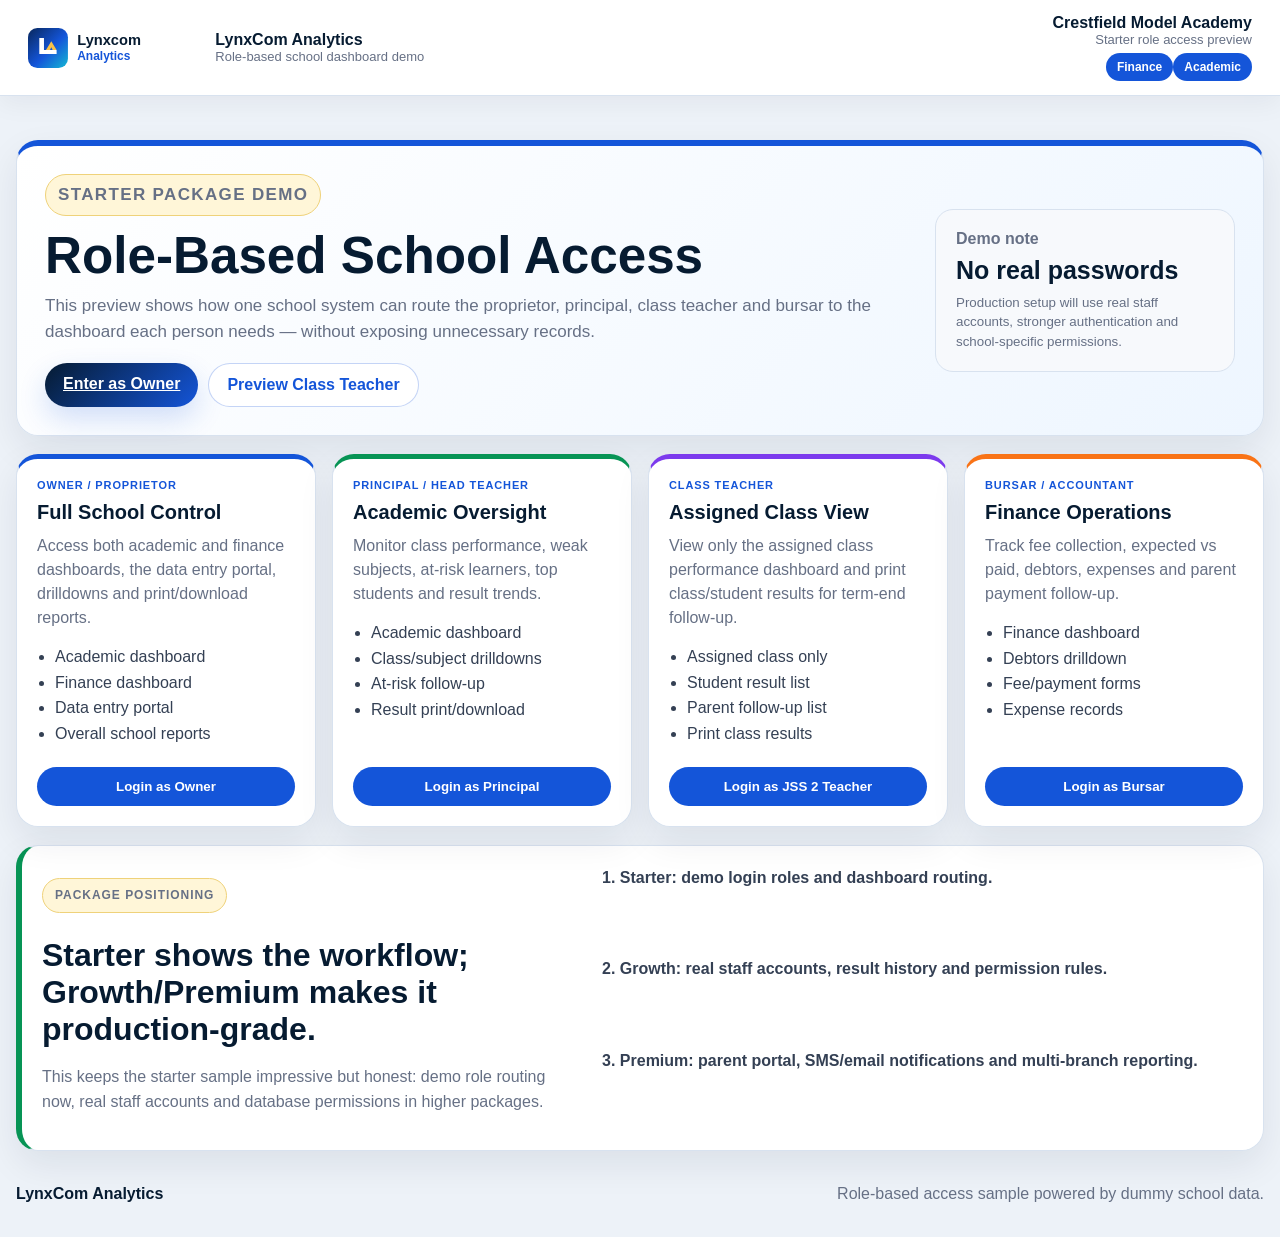
<file: sample1/login.html>
<!doctype html>
<html lang="en">
<head>
  <meta charset="utf-8">
  <meta name="viewport" content="width=device-width,initial-scale=1">
  <title>Crestfield Model Academy | Role-Based Access Demo</title>
  <meta name="description" content="Role-based LynxCom school dashboard demo login showing how owners, academic heads and bursars can access protected reporting views.">
  <link rel="canonical" href="https://lynxcomanalytics.com/sample1/login.html">
  <link rel="stylesheet" href="assets/styles.css?v=starter-role-access-20260831">
</head>
<body class="role-login-page">
<header class="report-top">
  <div class="report-brand"><a class="sample-brand-logo" href="../" aria-label="LynxCom Analytics home"><img src="../assets/lynxcom-logo.svg" alt="LynxCom Analytics logo"></a><div><strong>LynxCom Analytics</strong><small>Role-based school dashboard demo</small></div></div>
  <div class="report-meta"><b>Crestfield Model Academy</b><span>Starter role access preview</span><a class="portal-link" href="index.html">Finance</a><a class="portal-link" href="academic.html">Academic</a></div>
</header>
<main class="report-page role-login-shell">
  <section class="report-title-card role-hero">
    <div><p class="eyebrow">Starter package demo</p><h1>Role-Based School Access</h1><p>This preview shows how one school system can route the proprietor, principal, class teacher and bursar to the dashboard each person needs — without exposing unnecessary records.</p><div class="hero-actions"><a class="report-btn" href="academic.html?role=owner">Enter as Owner</a><a class="report-btn secondary" href="academic.html?role=teacher&class=JSS%202">Preview Class Teacher</a></div></div>
    <aside><span>Demo note</span><strong>No real passwords</strong><small>Production setup will use real staff accounts, stronger authentication and school-specific permissions.</small></aside>
  </section>
  <section class="role-grid" aria-label="Demo role access options">
    <article class="role-card owner"><span>Owner / Proprietor</span><h2>Full School Control</h2><p>Access both academic and finance dashboards, the data entry portal, drilldowns and print/download reports.</p><ul><li>Academic dashboard</li><li>Finance dashboard</li><li>Data entry portal</li><li>Overall school reports</li></ul><button data-demo-login="owner" data-destination="index.html?role=owner">Login as Owner</button></article>
    <article class="role-card principal"><span>Principal / Head Teacher</span><h2>Academic Oversight</h2><p>Monitor class performance, weak subjects, at-risk learners, top students and result trends.</p><ul><li>Academic dashboard</li><li>Class/subject drilldowns</li><li>At-risk follow-up</li><li>Result print/download</li></ul><button data-demo-login="principal" data-destination="academic.html?role=principal">Login as Principal</button></article>
    <article class="role-card teacher"><span>Class Teacher</span><h2>Assigned Class View</h2><p>View only the assigned class performance dashboard and print class/student results for term-end follow-up.</p><ul><li>Assigned class only</li><li>Student result list</li><li>Parent follow-up list</li><li>Print class results</li></ul><button data-demo-login="teacher" data-destination="academic.html?role=teacher&class=JSS%202">Login as JSS 2 Teacher</button></article>
    <article class="role-card bursar"><span>Bursar / Accountant</span><h2>Finance Operations</h2><p>Track fee collection, expected vs paid, debtors, expenses and parent payment follow-up.</p><ul><li>Finance dashboard</li><li>Debtors drilldown</li><li>Fee/payment forms</li><li>Expense records</li></ul><button data-demo-login="bursar" data-destination="index.html?role=bursar">Login as Bursar</button></article>
  </section>
  <section class="report-card update-card"><div><p class="eyebrow">Package positioning</p><h2>Starter shows the workflow; Growth/Premium makes it production-grade.</h2><p>This keeps the starter sample impressive but honest: demo role routing now, real staff accounts and database permissions in higher packages.</p></div><ol><li>Starter: demo login roles and dashboard routing.</li><li>Growth: real staff accounts, result history and permission rules.</li><li>Premium: parent portal, SMS/email notifications and multi-branch reporting.</li></ol></section>
</main>
<footer class="report-footer"><strong>LynxCom Analytics</strong><span>Role-based access sample powered by dummy school data.</span></footer>
<script src="assets/roles.js?v=starter-role-access-20260831"></script>
</body>
</html>
</file>
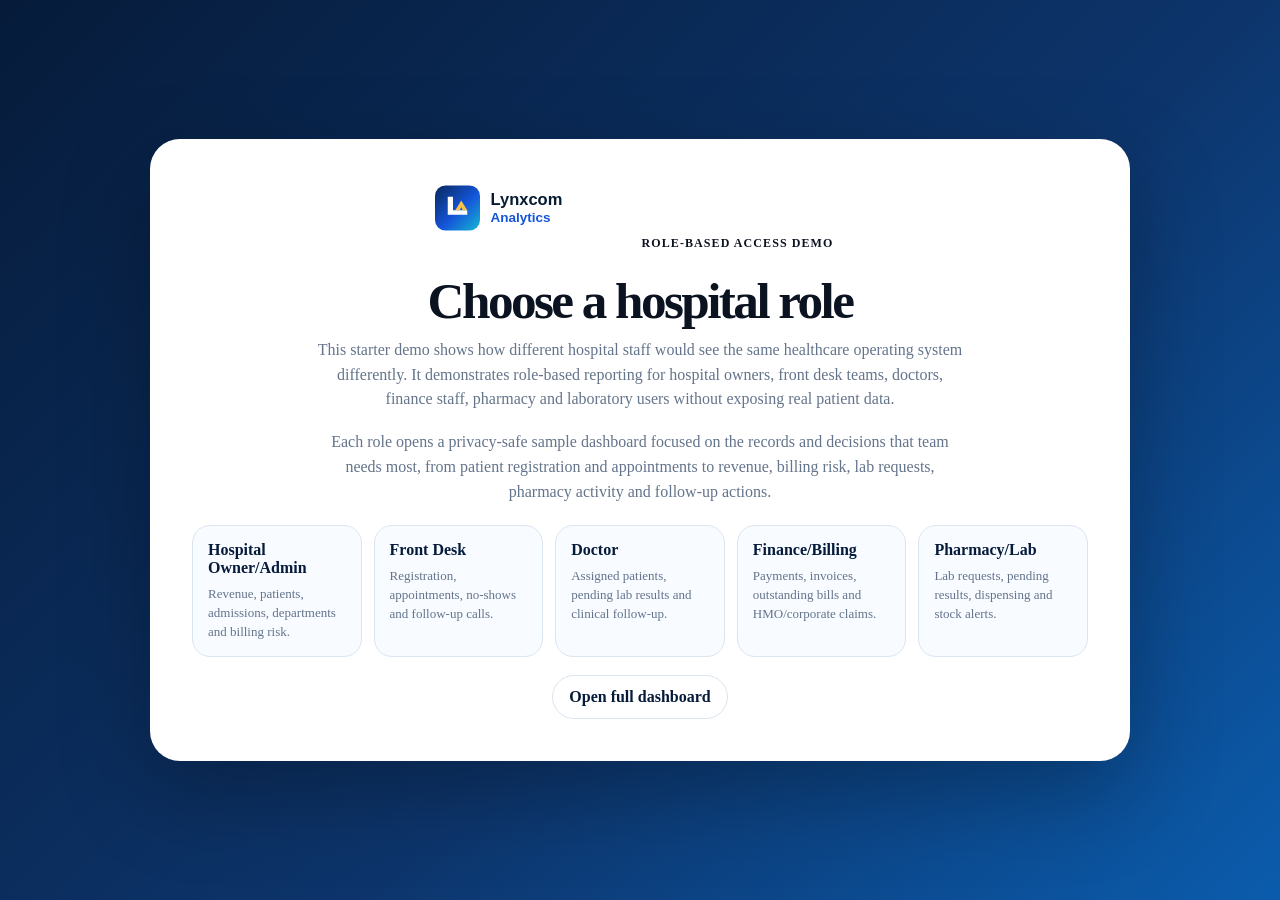
<file: sample2/login.html>
<!doctype html><html lang="en"><head><meta charset="utf-8"><meta name="viewport" content="width=device-width,initial-scale=1"><title>Hospital Role Demo | LynxCom Sample</title>
  <meta name="description" content="Role-based LynxCom hospital dashboard demo login showing protected access for admin, front desk, doctor, lab and pharmacy teams.">
  <link rel="canonical" href="https://lynxcomanalytics.com/sample2/login.html"><link rel="stylesheet" href="assets/styles.css?v=hospital-ops-v2"></head><body><main class="loginShell"><section class="loginCard"><img src="../assets/lynxcom-logo.svg" alt="LynxCom Analytics"><span class="eyebrow">Role-Based Access Demo</span><h1>Choose a hospital role</h1><p>This starter demo shows how different hospital staff would see the same healthcare operating system differently. It demonstrates role-based reporting for hospital owners, front desk teams, doctors, finance staff, pharmacy and laboratory users without exposing real patient data.</p><p class="login-note">Each role opens a privacy-safe sample dashboard focused on the records and decisions that team needs most, from patient registration and appointments to revenue, billing risk, lab requests, pharmacy activity and follow-up actions.</p><div class="roleGrid"><a href="index.html?role=owner"><b>Hospital Owner/Admin</b><span>Revenue, patients, admissions, departments and billing risk.</span></a><a href="index.html?role=frontdesk"><b>Front Desk</b><span>Registration, appointments, no-shows and follow-up calls.</span></a><a href="index.html?role=doctor"><b>Doctor</b><span>Assigned patients, pending lab results and clinical follow-up.</span></a><a href="index.html?role=finance"><b>Finance/Billing</b><span>Payments, invoices, outstanding bills and HMO/corporate claims.</span></a><a href="index.html?role=labpharmacy"><b>Pharmacy/Lab</b><span>Lab requests, pending results, dispensing and stock alerts.</span></a></div><a class="btn ghost backBtn" href="index.html">Open full dashboard</a></section></main></body></html>
</file>
<file: sample2/assets/styles.css>
:root{--blue:#0b5cad;--blue2:#eaf3ff;--navy:#061b3a;--cyan:#12b6d8;--green:#079455;--green2:#e8f8ef;--red:#d92d20;--red2:#fff0ee;--amber:#b76a00;--amber2:#fff7e8;--ink:#0b1220;--muted:#64748b;--line:#dbe5f0;--bg:#f6f9fd;--surface:#fff;--shadow:0 24px 70px rgba(7,21,37,.10);--radius:24px}*{box-sizing:border-box}body{margin:0;background:radial-gradient(circle at 12% -8%,rgba(18,182,216,.22),transparent 32%),linear-gradient(180deg,#fff 0,#f4f8fd 42%,#edf3fa 100%);color:var(--ink);font-family:Inter,Source Sans 3,Segoe UI,Arial,sans-serif}a{color:inherit}.topbar{position:sticky;top:0;z-index:20;display:flex;justify-content:space-between;align-items:center;gap:16px;padding:14px clamp(14px,2vw,28px);background:rgba(255,255,255,.92);border-bottom:1px solid var(--line);backdrop-filter:blur(14px);box-shadow:0 10px 32px rgba(7,21,37,.06)}.brand{display:flex;align-items:center;gap:10px;text-decoration:none;font-weight:900;color:var(--navy)}.brand img{height:38px;width:auto}.topbar nav{display:flex;gap:10px;flex-wrap:wrap}.topbar nav a{text-decoration:none;border:1px solid var(--line);padding:9px 12px;border-radius:999px;color:#344054;font-weight:800;font-size:13px}.shell{width:100%;max-width:1500px;margin:0 auto;padding:24px clamp(12px,2vw,28px) 36px}.hero{display:grid;grid-template-columns:minmax(0,1.2fr) minmax(320px,.8fr);gap:18px;align-items:stretch;background:linear-gradient(135deg,var(--navy),#0d356c 62%,var(--blue));color:#fff;border-radius:30px;padding:clamp(22px,4vw,46px);box-shadow:var(--shadow);overflow:hidden;position:relative}.hero:after{content:"";position:absolute;right:-90px;top:-80px;width:260px;height:260px;border-radius:50%;background:rgba(255,255,255,.10)}.eyebrow{display:inline-flex;gap:8px;background:rgba(255,255,255,.12);border:1px solid rgba(255,255,255,.22);padding:7px 11px;border-radius:999px;text-transform:uppercase;font-size:12px;letter-spacing:.09em;font-weight:900}.hero h1{font-size:clamp(32px,4.4vw,64px);line-height:.98;letter-spacing:-.055em;margin:16px 0 10px}.hero p{color:#d4e2f5;max-width:760px;line-height:1.6}.heroCard{position:relative;background:rgba(255,255,255,.10);border:1px solid rgba(255,255,255,.18);border-radius:24px;padding:22px;display:flex;flex-direction:column;justify-content:center}.heroCard b{color:#d4e2f5;text-transform:uppercase;letter-spacing:.08em;font-size:12px}.heroCard strong{font-size:clamp(34px,4vw,62px);line-height:1;margin:8px 0}.heroActions{display:flex;gap:12px;flex-wrap:wrap;margin-top:18px}.btn,button.btn{border:1px solid var(--line);border-radius:999px;padding:12px 16px;font-weight:900;text-decoration:none;cursor:pointer;background:#fff}.btn.primary{background:linear-gradient(135deg,var(--blue),var(--cyan));border:0;color:#fff}.btn.ghost{background:rgba(255,255,255,.1);border-color:rgba(255,255,255,.28);color:#fff}.panel{background:rgba(255,255,255,.94);border:1px solid var(--line);border-radius:var(--radius);box-shadow:var(--shadow);padding:18px}.filters{display:grid;grid-template-columns:repeat(4,minmax(0,1fr));gap:12px;margin-top:16px;align-items:end}.filters label{display:block;font-size:12px;color:var(--muted);text-transform:uppercase;letter-spacing:.07em;font-weight:900}.filters select,.filters button,.panelHead input,.portalForm input,.portalForm select,.portalForm textarea{width:100%;border:1px solid var(--line);border-radius:14px;padding:11px 12px;background:#fff;color:var(--ink);font-weight:750}.kpiGrid{display:grid;grid-template-columns:repeat(6,minmax(0,1fr));gap:14px;margin-top:16px}.kpiCard{position:relative;background:#fff;border:1px solid var(--line);border-radius:22px;padding:16px;box-shadow:0 16px 42px rgba(7,21,37,.07);min-height:135px;overflow:hidden}.kpiCard:before{content:"";position:absolute;right:-35px;top:-38px;width:106px;height:106px;border-radius:50%;background:var(--blue2)}.kpiCard b{position:relative;display:block;color:#526173;text-transform:uppercase;letter-spacing:.08em;font-size:11px}.kpiCard strong{position:relative;display:block;margin-top:10px;font-size:clamp(22px,2vw,33px);letter-spacing:-.04em}.kpiCard span{position:relative;display:block;color:var(--muted);font-size:12px;margin-top:7px;line-height:1.35}.layout{display:grid;gap:16px}.mainGrid{grid-template-columns:minmax(0,1.3fr) minmax(360px,.7fr);margin-top:16px}.twoGrid{grid-template-columns:1fr 1fr;margin-top:16px}.panelHead{display:flex;align-items:flex-start;justify-content:space-between;gap:14px;padding-bottom:12px;margin-bottom:14px;border-bottom:1px solid var(--line)}.panelHead h2{margin:0;font-size:21px;letter-spacing:-.02em}.panelHead p{margin:4px 0 0;color:var(--muted);font-size:13px}.chart{height:390px}.chart.small{height:330px}.badge,.status{display:inline-flex;border-radius:999px;padding:6px 10px;font-size:12px;font-weight:900}.good{background:var(--green2);color:var(--green)}.bad{background:var(--red2);color:var(--red)}.warn{background:var(--amber2);color:var(--amber)}#quickReading{display:grid;gap:10px}.readingItem,.riskItem,.trustList>div{border:1px solid var(--line);border-radius:16px;padding:12px;background:#fff}.readingItem b,.trustList b{display:block;margin-bottom:5px}.readingItem span,.trustList span{color:var(--muted);line-height:1.45;font-size:13px}.riskGrid{display:grid;grid-template-columns:repeat(2,minmax(0,1fr));gap:10px}.riskItem strong{display:block;font-size:28px}.riskItem span{color:var(--muted);font-size:13px}.trustList{display:grid;gap:10px}.tableWrap{max-height:420px;overflow:auto;border:1px solid var(--line);border-radius:16px}table{width:100%;border-collapse:collapse;min-width:760px;background:#fff}th,td{padding:10px;border-bottom:1px solid #edf1f7;text-align:left;font-size:13px}th{position:sticky;top:0;background:#f8fbff;color:#475467;text-transform:uppercase;letter-spacing:.05em;font-size:11px;z-index:1}.num{text-align:right;font-variant-numeric:tabular-nums}.footer{text-align:center;color:var(--muted);padding:26px}.portalHero{margin-bottom:16px}.tabButtons{display:flex;gap:8px;flex-wrap:wrap;margin-bottom:16px}.tabBtn{border:1px solid var(--line);background:#fff;border-radius:999px;padding:10px 12px;font-weight:900;cursor:pointer}.tabBtn.active{background:var(--blue);color:#fff;border-color:var(--blue)}.portalForm{display:none}.portalForm.active{display:block}.portalForm h2{margin-top:0}.formGrid{display:grid;grid-template-columns:repeat(3,minmax(0,1fr));gap:12px}.formGrid label{font-weight:900;color:#344054;font-size:13px}.formGrid input,.formGrid select,.formGrid textarea{margin-top:6px}.formGrid textarea{min-height:100px;resize:vertical}.formGrid .wide{grid-column:1/-1}@media(max-width:1150px){.hero,.mainGrid,.twoGrid{grid-template-columns:1fr}.kpiGrid{grid-template-columns:repeat(3,minmax(0,1fr))}.filters{grid-template-columns:repeat(2,minmax(0,1fr))}}@media(max-width:700px){.topbar{position:relative;align-items:flex-start;flex-direction:column}.topbar nav a{font-size:12px}.shell{padding:14px}.hero{padding:22px;border-radius:22px}.kpiGrid,.filters,.formGrid{grid-template-columns:1fr}.chart{height:310px}.chart.small{height:300px}.panelHead{flex-direction:column}.riskGrid{grid-template-columns:1fr}}@media print{.topbar,.heroActions,.filters,.footer{display:none}.panel,.hero,.kpiCard{box-shadow:none}.hero{color:#111;background:#fff}.hero p{color:#555}}

/* hospital operations v2 modules */
.actionCenter{margin-top:16px;border-color:rgba(217,45,32,.22)}.actionGrid{display:grid;grid-template-columns:repeat(3,minmax(0,1fr));gap:12px}.actionTile{background:#fff;border:1px solid var(--line);border-left:5px solid var(--red);border-radius:18px;padding:14px}.actionTile strong{display:block;font-size:clamp(22px,2vw,34px);margin:8px 0;color:#071525}.actionTile b{display:block;color:#344054}.actionTile p{margin:6px 0 0;color:var(--muted);font-size:13px;line-height:1.45}.journeyFlow{display:flex;align-items:stretch;gap:8px;overflow:auto;padding-bottom:6px}.journeyStage{min-width:175px;flex:1;background:linear-gradient(180deg,#fff,#f8fbff);border:1px solid var(--line);border-radius:18px;padding:13px;text-align:center}.journeyStage b{font-size:12px;text-transform:uppercase;letter-spacing:.06em;color:#526173}.journeyStage strong{display:block;font-size:25px;margin:8px 0}.journeyStage span{font-size:12px;color:var(--muted)}.journeyArrow{display:grid;place-items:center;color:var(--blue);font-weight:900;font-size:22px}.bottleneckGrid{display:grid;grid-template-columns:repeat(4,minmax(0,1fr));gap:10px;margin-top:12px}.miniStats{display:grid;grid-template-columns:repeat(4,minmax(0,1fr));gap:10px;margin-bottom:12px}.miniStats.five{grid-template-columns:repeat(5,minmax(0,1fr))}.miniStats>div{background:#fff;border:1px solid var(--line);border-radius:16px;padding:12px;text-align:center}.miniStats b{display:block;font-size:22px}.miniStats span{display:block;color:var(--muted);font-size:12px;margin-top:4px}.compact{max-height:300px}.tiny{height:285px!important}.checkItem{display:flex;gap:10px;align-items:flex-start;background:#fff;border:1px solid var(--line);border-radius:14px;padding:11px;margin-bottom:8px}.checkItem input{margin-top:4px}.checkItem b{display:block}.checkItem em{display:block;font-style:normal;color:var(--muted);font-size:12px;margin-top:3px}.roleBanner{margin-top:12px;border-top:1px solid rgba(255,255,255,.18);padding-top:12px}.roleBanner strong{font-size:20px!important;margin:5px 0!important}.loginShell{min-height:100vh;display:grid;place-items:center;padding:22px;background:linear-gradient(135deg,#061b3a,#0d356c 58%,#0b5cad);}.loginCard{width:min(980px,96vw);background:#fff;border-radius:30px;padding:clamp(22px,4vw,42px);box-shadow:0 32px 90px rgba(0,0,0,.28);text-align:center}.loginCard img{height:54px;margin-bottom:12px}.loginCard h1{font-size:clamp(30px,4vw,54px);letter-spacing:-.05em;margin:12px 0 8px}.loginCard p{color:var(--muted);max-width:650px;margin:0 auto 18px;line-height:1.55}.roleGrid{display:grid;grid-template-columns:repeat(5,minmax(0,1fr));gap:12px;text-align:left;margin-top:20px}.roleGrid a{background:#f8fbff;border:1px solid var(--line);border-radius:18px;padding:15px;text-decoration:none;color:var(--ink);transition:.15s}.roleGrid a:hover{transform:translateY(-3px);border-color:var(--blue);box-shadow:0 14px 34px rgba(11,92,173,.13)}.roleGrid b{display:block;color:var(--navy);margin-bottom:7px}.roleGrid span{color:var(--muted);font-size:13px;line-height:1.4}.backBtn{display:inline-flex;margin-top:18px;color:var(--navy)!important;border-color:var(--line)!important;background:#fff!important}@media(max-width:1150px){.actionGrid,.bottleneckGrid{grid-template-columns:repeat(2,minmax(0,1fr))}.miniStats,.miniStats.five{grid-template-columns:repeat(2,minmax(0,1fr))}.roleGrid{grid-template-columns:repeat(2,minmax(0,1fr))}.journeyFlow{display:grid;grid-template-columns:repeat(2,minmax(0,1fr))}.journeyArrow{display:none}}@media(max-width:700px){.actionGrid,.bottleneckGrid,.miniStats,.miniStats.five,.roleGrid,.journeyFlow{grid-template-columns:1fr}.tiny{height:250px!important}}


/* hospital v3 clickable drilldown contact listings */
.clickableCard{cursor:pointer;transition:transform .16s ease,border-color .16s ease,box-shadow .16s ease}.clickableCard:hover{transform:translateY(-3px);border-color:var(--blue)!important;box-shadow:0 20px 46px rgba(11,92,173,.14)!important}.kpiCard em,.actionTile em{position:relative;display:block;margin-top:9px;color:var(--blue);font-style:normal;font-size:12px;font-weight:900}.listingModal{position:fixed;inset:0;z-index:200;display:none}.listingModal.open{display:block}.listingBackdrop{position:absolute;inset:0;background:rgba(6,27,58,.68);backdrop-filter:blur(8px)}.listingDialog{position:relative;margin:clamp(18px,4vh,50px) auto;width:min(1180px,94vw);max-height:88vh;overflow:hidden;background:#fff;border:1px solid rgba(255,255,255,.34);border-radius:28px;box-shadow:0 35px 110px rgba(0,0,0,.38);padding:22px}.listingDialog .eyebrow{background:#eaf3ff;color:var(--blue);border-color:#d8e8ff}.listingDialog h2{margin:12px 50px 4px 0;font-size:clamp(24px,3vw,40px);letter-spacing:-.04em}.listingDialog p{margin:0 0 14px;color:var(--muted)}.modalClose{position:absolute;top:18px;right:18px;width:38px;height:38px;border-radius:50%;border:1px solid var(--line);background:#fff;font-size:26px;line-height:1;cursor:pointer}.modalTableWrap{max-height:58vh}.modal-table{min-width:980px}.emptyState{padding:24px;border:1px dashed var(--line);border-radius:18px;background:#f8fbff;color:var(--muted)}@media(max-width:700px){.listingDialog{padding:16px;border-radius:20px}.modalTableWrap{max-height:62vh}.listingDialog h2{font-size:24px}}


/* hospital command dashboard v4: premium interactive KPI system */
:root{--purple:#6941c6;--purple2:#f4f0ff;--orange:#f97316;--dark2:#09264f;--glass:rgba(255,255,255,.78)}
body{background:radial-gradient(circle at 12% -12%,rgba(18,182,216,.22),transparent 28%),radial-gradient(circle at 92% 8%,rgba(105,65,198,.14),transparent 28%),linear-gradient(180deg,#f8fbff 0,#eef5ff 48%,#f7fafe 100%)}
.topbar{box-shadow:0 14px 45px rgba(6,27,58,.08)}
.shell{max-width:1560px;padding-top:18px}.hero{grid-template-columns:minmax(0,1.38fr) minmax(300px,.62fr);padding:clamp(20px,3vw,34px);border-radius:28px;background:linear-gradient(135deg,#071936 0%,#092e62 54%,#0b66c2 100%)}.hero h1{font-size:clamp(30px,3.3vw,52px);max-width:980px}.hero p{max-width:970px}.heroCard{background:rgba(255,255,255,.12);border:1px solid rgba(255,255,255,.18);border-radius:24px;padding:20px;backdrop-filter:blur(10px)}
.filters{position:sticky;top:73px;z-index:18;display:grid;grid-template-columns:1fr 1.25fr 1.25fr auto;align-items:end;gap:14px;background:rgba(255,255,255,.9);backdrop-filter:blur(18px);box-shadow:0 18px 42px rgba(6,27,58,.08);border-color:rgba(11,92,173,.14)}.filters label{font-size:11px;font-weight:900;text-transform:uppercase;letter-spacing:.08em;color:#667085}.filters select,.filters input{height:44px;border:1px solid #cfddec;border-radius:14px;background:#fff;padding:0 12px;font-weight:800;color:#102033}.filters button{height:44px;border:0;border-radius:14px;background:#0b5cad;color:#fff;font-weight:900;padding:0 18px;cursor:pointer;box-shadow:0 12px 26px rgba(11,92,173,.18)}
.commandDeck{display:grid;grid-template-columns:minmax(0,1fr) 420px;gap:16px;margin:16px 0}.commandPanel{position:relative;overflow:hidden;border-radius:28px;background:linear-gradient(135deg,#071936 0%,#09264f 58%,#0d66bc 100%);color:#fff;border:1px solid rgba(255,255,255,.18);box-shadow:0 28px 80px rgba(7,25,54,.18);padding:20px}.commandPanel:after{content:"";position:absolute;right:-80px;bottom:-80px;width:240px;height:240px;border-radius:50%;background:rgba(255,255,255,.08)}.commandTop{display:flex;justify-content:space-between;gap:14px;align-items:flex-start;position:relative;z-index:1}.commandTop h2{margin:4px 0 6px;font-size:clamp(24px,2.7vw,40px);letter-spacing:-.045em}.commandTop p{margin:0;color:rgba(255,255,255,.78);max-width:820px}.monthStrip{display:flex;gap:8px;flex-wrap:wrap;justify-content:flex-end}.monthChip{border:1px solid rgba(255,255,255,.25);background:rgba(255,255,255,.1);color:#fff;border-radius:999px;padding:8px 10px;font-size:12px;font-weight:900;cursor:pointer}.monthChip.active,.monthChip:hover{background:#fff;color:#0b5cad}.kpiSpotlight{display:grid;grid-template-columns:210px minmax(0,1fr);gap:16px;margin-top:18px;position:relative;z-index:1}.scoreDial{aspect-ratio:1;border-radius:28px;background:conic-gradient(from 210deg,var(--dial,#12b6d8) calc(var(--score,70)*1%),rgba(255,255,255,.13) 0);padding:12px;box-shadow:inset 0 0 0 1px rgba(255,255,255,.14)}.scoreDial>div{height:100%;border-radius:22px;background:#071936;display:grid;place-items:center;text-align:center;padding:12px}.scoreDial b{font-size:48px;line-height:1}.scoreDial span{color:rgba(255,255,255,.7);font-weight:800;font-size:12px;text-transform:uppercase;letter-spacing:.08em}.spotText h3{margin:0;font-size:30px;letter-spacing:-.04em}.spotValue{display:flex;align-items:baseline;gap:12px;margin:8px 0}.spotValue strong{font-size:clamp(34px,5vw,62px);letter-spacing:-.06em}.trendPill{padding:7px 10px;border-radius:999px;font-weight:900;font-size:12px}.trendPill.good{background:#dcfae6;color:#067647}.trendPill.bad{background:#fee4e2;color:#b42318}.trendPill.warn{background:#fff1d6;color:#9a5b00}.spotActions{display:flex;gap:10px;flex-wrap:wrap;margin-top:12px}.spotActions button{border:1px solid rgba(255,255,255,.24);background:rgba(255,255,255,.12);color:#fff;border-radius:14px;padding:10px 13px;font-weight:900;cursor:pointer}.spotActions button:hover{background:#fff;color:#0b5cad}.microGrid{display:grid;grid-template-columns:repeat(3,minmax(0,1fr));gap:10px;margin-top:14px}.microGrid div{border:1px solid rgba(255,255,255,.16);background:rgba(255,255,255,.08);border-radius:16px;padding:12px}.microGrid b{display:block;font-size:20px}.microGrid span{display:block;color:rgba(255,255,255,.72);font-size:12px;margin-top:3px}.signalsPanel{border-radius:28px;background:#fff;border:1px solid rgba(11,92,173,.12);box-shadow:0 20px 55px rgba(7,25,54,.10);padding:18px}.signalsPanel h3{margin:0 0 4px;font-size:22px;letter-spacing:-.035em}.signalList{display:grid;gap:10px;margin-top:12px}.signalItem{display:grid;grid-template-columns:auto 1fr auto;gap:10px;align-items:center;border:1px solid #e1eaf5;background:#f8fbff;border-radius:16px;padding:11px;cursor:pointer}.signalItem:hover{border-color:#0b5cad;box-shadow:0 12px 24px rgba(11,92,173,.10)}.signalDot{width:11px;height:11px;border-radius:50%;background:#12b6d8}.signalDot.bad{background:#d92d20}.signalDot.warn{background:#f79009}.signalItem b{display:block}.signalItem span{font-size:12px;color:#667085}.signalItem strong{font-size:18px}.kpiToolbar{display:flex;justify-content:space-between;align-items:center;margin:16px 2px 10px;gap:12px;flex-wrap:wrap}.kpiTabs{display:flex;gap:8px;flex-wrap:wrap}.kpiTab{border:1px solid #d8e4f0;background:#fff;color:#344054;border-radius:999px;padding:9px 12px;font-weight:900;cursor:pointer}.kpiTab.active,.kpiTab:hover{background:#0b5cad;color:#fff;border-color:#0b5cad}.kpiHint{font-size:13px;color:#667085;font-weight:800}.kpiGrid{display:grid;grid-template-columns:repeat(5,minmax(0,1fr));gap:12px}.kpiCard{position:relative;overflow:hidden;min-height:178px;border:1px solid rgba(11,92,173,.12);background:linear-gradient(180deg,#fff,#f9fcff);border-radius:24px;padding:16px;box-shadow:0 15px 40px rgba(7,25,54,.08)}.kpiCard:before{content:"";position:absolute;inset:0 0 auto;height:5px;background:linear-gradient(90deg,var(--accent,#0b5cad),rgba(18,182,216,.35))}.kpiCard.active{border-color:var(--accent,#0b5cad);box-shadow:0 24px 65px rgba(11,92,173,.18);transform:translateY(-3px)}.kpiCard b{display:block;font-size:12px;text-transform:uppercase;letter-spacing:.07em;color:#667085}.kpiCard strong{display:block;font-size:clamp(26px,2.6vw,42px);letter-spacing:-.055em;margin:8px 0 2px}.kpiCard span{display:block;color:#667085;font-size:13px;line-height:1.35}.kpiMeta{display:flex;gap:7px;align-items:center;flex-wrap:wrap;margin-top:10px}.kpiDelta,.kpiTarget{font-size:11px;font-weight:900;border-radius:999px;padding:5px 8px}.kpiDelta.good{background:#dcfae6;color:#067647}.kpiDelta.bad{background:#fee4e2;color:#b42318}.kpiDelta.warn{background:#fff1d6;color:#9a5b00}.kpiTarget{background:#eef4ff;color:#1849a9}.kpiSpark{width:100%;height:36px;margin-top:10px}.kpiMeter{height:7px;border-radius:999px;background:#e7eef7;margin-top:11px;overflow:hidden}.kpiMeter i{display:block;height:100%;width:var(--w,50%);background:linear-gradient(90deg,var(--accent,#0b5cad),#12b6d8);border-radius:inherit}.panel{border:1px solid rgba(11,92,173,.11);box-shadow:0 16px 45px rgba(7,25,54,.08)}.panelHead h2{letter-spacing:-.035em}.actionGrid{grid-template-columns:repeat(6,minmax(0,1fr))}.actionTile{border-left:0;border-top:5px solid var(--red);box-shadow:0 12px 30px rgba(7,25,54,.06)}.journeyStage{min-width:190px}.tableWrap tbody tr{cursor:pointer}.tableWrap tbody tr:hover{background:#eef7ff}.chart{border-radius:18px;background:linear-gradient(180deg,#fff,#fbfdff)}.toast{position:fixed;right:18px;bottom:18px;z-index:240;background:#061b3a;color:#fff;border-radius:18px;padding:14px 16px;box-shadow:0 18px 50px rgba(0,0,0,.22);font-weight:900;opacity:0;transform:translateY(10px);pointer-events:none;transition:.2s}.toast.show{opacity:1;transform:translateY(0)}
@media(max-width:1200px){.kpiGrid{grid-template-columns:repeat(3,minmax(0,1fr))}.commandDeck{grid-template-columns:1fr}.actionGrid{grid-template-columns:repeat(3,minmax(0,1fr))}.kpiSpotlight{grid-template-columns:170px 1fr}.filters{grid-template-columns:repeat(2,minmax(0,1fr))}}
@media(max-width:760px){.hero{grid-template-columns:1fr;border-radius:22px}.filters{position:static;grid-template-columns:1fr}.kpiGrid{grid-template-columns:1fr}.actionGrid,.bottleneckGrid,.miniStats,.miniStats.five,.microGrid{grid-template-columns:1fr 1fr}.commandTop{display:block}.monthStrip{justify-content:flex-start;margin-top:12px}.kpiSpotlight{grid-template-columns:1fr}.scoreDial{max-width:190px}.shell{padding-left:10px;padding-right:10px}}

/* v4 overflow safety */
html,body{max-width:100%;overflow-x:hidden}.shell,.topbar,.hero,.filters,.commandDeck,.kpiGrid,.layout{max-width:100%}.chart,.panel,.commandPanel,.signalsPanel{min-width:0}


/* hospital ops suite v5: management-useful dashboard modules, no KPI targets */
.execBrief{display:grid;grid-template-columns:minmax(0,1.1fr) minmax(340px,.9fr);gap:16px;margin:16px 0}.briefMain{background:linear-gradient(135deg,#fff,#f6fbff);border:1px solid rgba(11,92,173,.12);box-shadow:0 18px 52px rgba(7,25,54,.09);border-radius:28px;padding:20px}.briefMain h2{margin:8px 0 8px;font-size:clamp(24px,3vw,42px);letter-spacing:-.045em}.briefMain p{color:#667085;line-height:1.55}.briefNumbers{display:grid;grid-template-columns:repeat(4,minmax(0,1fr));gap:10px;margin-top:14px}.briefNumbers div{border:1px solid #dde8f5;border-radius:18px;padding:12px;background:#fff}.briefNumbers b{font-size:22px;display:block}.briefNumbers span{font-size:12px;color:#667085}.briefActions{display:grid;gap:10px}.briefAction{display:grid;grid-template-columns:auto 1fr auto;align-items:center;gap:10px;background:#fff;border:1px solid #dde8f5;border-radius:18px;padding:13px;box-shadow:0 12px 30px rgba(7,25,54,.06);cursor:pointer}.briefAction:hover{border-color:#0b5cad;transform:translateY(-2px)}.briefRank{width:34px;height:34px;border-radius:12px;display:grid;place-items:center;background:#eaf3ff;color:#0b5cad;font-weight:950}.briefAction b{display:block}.briefAction span{font-size:12px;color:#667085}.briefAction strong{font-size:18px}.opsModules{display:grid;gap:16px}.widePanel{grid-column:1/-1}.funnel{display:grid;grid-template-columns:repeat(5,minmax(0,1fr));gap:10px;align-items:stretch}.funnelStep{position:relative;border:1px solid #dbe7f5;background:linear-gradient(180deg,#fff,#f9fcff);border-radius:20px;padding:15px;overflow:hidden}.funnelStep:after{content:"";position:absolute;right:-14px;top:50%;width:30px;height:30px;transform:translateY(-50%) rotate(45deg);background:#f9fcff;border-top:1px solid #dbe7f5;border-right:1px solid #dbe7f5}.funnelStep:last-child:after{display:none}.funnelStep b{display:block;color:#667085;text-transform:uppercase;letter-spacing:.07em;font-size:11px}.funnelStep strong{display:block;font-size:clamp(20px,2.2vw,34px);margin:8px 0 4px}.funnelStep span{font-size:12px;color:#667085}.priorityGrid{display:grid;grid-template-columns:repeat(3,minmax(0,1fr));gap:12px}.priorityCard{border-radius:20px;padding:14px;border:1px solid #dde8f5;background:#fff}.priorityCard.high{border-color:#fecdca;background:#fff6f5}.priorityCard.medium{border-color:#fedf89;background:#fffbeb}.priorityCard.low{border-color:#abefc6;background:#f6fef9}.priorityCard h3{margin:0 0 8px}.priorityCard ul{margin:0;padding-left:18px;color:#344054;line-height:1.5}.wardBars{display:grid;gap:10px}.wardBar{display:grid;grid-template-columns:150px 1fr 82px;gap:10px;align-items:center}.barTrack{height:12px;border-radius:999px;background:#e8eff7;overflow:hidden}.barTrack i{display:block;height:100%;width:var(--w);border-radius:inherit;background:linear-gradient(90deg,#12b6d8,#0b5cad)}.taskBoard{display:grid;grid-template-columns:repeat(5,minmax(0,1fr));gap:10px}.taskLane{background:#f8fbff;border:1px solid #dbe7f5;border-radius:20px;padding:12px;min-height:210px}.taskLane h3{margin:0 0 10px;font-size:15px}.taskCard{background:#fff;border:1px solid #dce7f3;border-radius:16px;padding:10px;margin-bottom:9px;box-shadow:0 8px 20px rgba(7,25,54,.05)}.taskCard b{display:block}.taskCard span,.taskCard em{font-style:normal;font-size:12px;color:#667085;display:block;margin-top:3px}.qualityGrid,.valueGrid{display:grid;grid-template-columns:repeat(4,minmax(0,1fr));gap:12px}.qualityCard,.valueCard{border:1px solid #dbe7f5;background:#fff;border-radius:20px;padding:14px}.qualityCard b,.valueCard b{display:block;font-size:22px}.qualityCard span,.valueCard span{font-size:13px;color:#667085}.exportBar{display:flex;gap:10px;flex-wrap:wrap;margin-top:12px}.exportBar button{border:1px solid #cfe0f2;background:#fff;color:#0b5cad;border-radius:14px;padding:10px 13px;font-weight:900;cursor:pointer}.exportBar button:hover{background:#0b5cad;color:#fff}.doctorQueue{display:grid;grid-template-columns:minmax(0,1fr) minmax(320px,.8fr);gap:14px}.doctorQueueCard{display:grid;grid-template-columns:1fr auto;gap:10px;border:1px solid #dbe7f5;background:#fff;border-radius:16px;padding:11px;margin-bottom:8px;cursor:pointer}.doctorQueueCard:hover{border-color:#0b5cad}.doctorQueueCard b{display:block}.doctorQueueCard span{font-size:12px;color:#667085}.kpiTarget{display:none!important}.commandPanel .spotText p{max-width:780px}.deptNotice{display:flex;justify-content:space-between;gap:10px;align-items:center;background:#eef6ff;border:1px solid #d7e9ff;color:#1849a9;border-radius:18px;padding:12px;margin:8px 0 14px;font-weight:900}.deptNotice button{border:0;background:#0b5cad;color:#fff;border-radius:12px;padding:8px 11px;font-weight:900;cursor:pointer}@media(max-width:1200px){.execBrief,.doctorQueue{grid-template-columns:1fr}.funnel,.taskBoard{grid-template-columns:repeat(2,minmax(0,1fr))}.qualityGrid,.valueGrid{grid-template-columns:repeat(2,minmax(0,1fr))}}@media(max-width:720px){.briefNumbers,.priorityGrid,.funnel,.taskBoard,.qualityGrid,.valueGrid{grid-template-columns:1fr}.wardBar{grid-template-columns:1fr}.briefAction{grid-template-columns:auto 1fr}.briefAction strong{grid-column:2}.exportBar button{width:100%}}


/* hospital date + specialty drilldown v7 */
.filters.dateFilters{grid-template-columns:repeat(4,minmax(0,1fr)) auto}.filters input[type="date"]{height:44px;border:1px solid #cfddec;border-radius:14px;background:#fff;padding:0 12px;font-weight:800;color:#0b1220}.rangeBadge{display:inline-flex;align-items:center;border:1px solid rgba(255,255,255,.22);background:rgba(255,255,255,.11);color:#fff;border-radius:999px;padding:7px 10px;font-size:12px;font-weight:900;margin-bottom:10px}.specialtyDrillStrip{display:grid;grid-template-columns:repeat(4,minmax(0,1fr));gap:10px;margin-top:12px}.specialtyDrillStrip div{border:1px solid rgba(255,255,255,.16);background:rgba(255,255,255,.08);border-radius:16px;padding:10px}.specialtyDrillStrip b{display:block;font-size:18px}.specialtyDrillStrip span{display:block;color:rgba(255,255,255,.72);font-size:11px;margin-top:2px}.specialtyFilterNote{font-size:12px;font-weight:900;color:#1849a9;background:#eef6ff;border:1px solid #d6e9ff;border-radius:12px;padding:8px 10px;margin:8px 0 0}.tableWrap tr{cursor:pointer}@media(max-width:1200px){.filters.dateFilters{grid-template-columns:repeat(2,minmax(0,1fr))}.filters.dateFilters button{grid-column:auto}}@media(max-width:760px){.filters.dateFilters,.specialtyDrillStrip{grid-template-columns:1fr}.filters.dateFilters button{width:100%}}


/* hospital true date range v8 */
.rangeBadge strong{font-weight:950}.dateFilters input[type="date"]{min-width:150px}.kpiHint strong{color:#0b5cad}
</file>
<file: assets/styles.css>
:root{--purple:#0b4fd8;--purple-dark:#08275c;--navy:#061b31;--cyan:#14b8d4;--gold:#f8c14a;--body:#64748d;--label:#273951;--line:#e5edf5;--dark:#1c1e54;--ruby:#ea2261;--magenta:#f96bee;--success:#15be53;--shadow:rgba(50,50,93,.25) 0 30px 45px -30px,rgba(0,0,0,.10) 0 18px 36px -18px;--soft:rgba(23,23,23,.08) 0 15px 35px}*{box-sizing:border-box}html{scroll-behavior:smooth}body{margin:0;font-family:'Source Sans 3',system-ui,-apple-system,Segoe UI,Roboto,sans-serif;color:var(--navy);background:#fff;font-feature-settings:'ss01'}a{color:inherit;text-decoration:none}.wrap{width:min(1120px,calc(100% - 40px));margin-inline:auto}.site-header{position:sticky;top:0;z-index:40;background:rgba(255,255,255,.86);backdrop-filter:blur(16px);border-bottom:1px solid rgba(229,237,245,.7)}.nav{height:72px;display:flex;align-items:center;justify-content:space-between}.brand{display:flex;align-items:center;gap:10px;font-weight:600;color:var(--navy);letter-spacing:-.2px}.brand-mark{width:34px;height:34px;border-radius:7px;background:linear-gradient(135deg,var(--purple),var(--magenta));display:grid;place-items:center;color:white;font-weight:700;box-shadow:var(--shadow)}.nav-links{display:flex;align-items:center;gap:24px;font-size:15px;color:var(--label)}.nav-links a:hover{color:var(--purple)}.nav-cta{background:var(--purple);color:white!important;padding:9px 14px;border-radius:4px}.nav-cta:hover{background:var(--purple-dark)}.nav-toggle{display:none;background:white;border:1px solid var(--line);border-radius:6px;padding:8px 11px}.hero{display:grid;grid-template-columns:1.03fr .97fr;gap:56px;align-items:center;padding:88px 0 76px;position:relative}.hero:before{content:"";position:absolute;inset:-120px -20px auto auto;width:560px;height:420px;background:radial-gradient(circle at 70% 30%,rgba(249,107,238,.28),transparent 34%),radial-gradient(circle at 20% 60%,rgba(83,58,253,.20),transparent 38%);z-index:-1}.eyebrow,.kicker{display:inline-flex;align-items:center;gap:9px;color:var(--purple);font-size:14px;font-weight:500;text-transform:uppercase;letter-spacing:.08em}.eyebrow span{width:34px;height:2px;background:linear-gradient(90deg,var(--ruby),var(--purple));display:inline-block}.hero h1,.section h2,.dark-section h2,.cta-box h2,.proof-card h2{font-size:clamp(40px,6vw,64px);line-height:1.02;font-weight:300;letter-spacing:-1.5px;margin:18px 0;color:var(--navy)}.section h2,.dark-section h2,.cta-box h2,.proof-card h2{font-size:clamp(32px,4vw,48px);line-height:1.08;letter-spacing:-.96px}.lead{font-size:21px;line-height:1.45;color:var(--body);font-weight:300;max-width:640px}.hero-actions{display:flex;gap:14px;margin:32px 0 28px;flex-wrap:wrap}.btn{display:inline-flex;align-items:center;justify-content:center;border-radius:4px;padding:12px 18px;font-size:16px;font-weight:400;border:1px solid transparent;transition:.2s}.btn.primary{background:var(--purple);color:white;box-shadow:rgba(50,50,93,.25) 0 14px 30px -16px}.btn.primary:hover{background:var(--purple-dark);transform:translateY(-1px)}.btn.ghost{color:var(--purple);border-color:#b9b9f9;background:white}.btn.ghost:hover{background:rgba(83,58,253,.05)}.btn.wide{width:100%;margin-bottom:10px}.trust-row{display:flex;gap:10px;flex-wrap:wrap}.trust-row span,.pill-grid span{border:1px solid var(--line);border-radius:4px;padding:6px 10px;color:var(--label);background:#fff;font-size:13px}.hero-panel{background:#fff;border:1px solid var(--line);border-radius:8px;box-shadow:var(--shadow);padding:18px;transform:rotate(-1.5deg)}.panel-top{display:flex;align-items:center;gap:7px;border-bottom:1px solid var(--line);padding-bottom:12px;margin-bottom:16px;color:var(--label);font-size:13px}.panel-top span{width:10px;height:10px;border-radius:50%;background:#e3eaf3}.panel-top b{margin-left:auto;font-weight:500}.metric-grid{display:grid;grid-template-columns:repeat(3,1fr);gap:10px}.metric{border:1px solid var(--line);border-radius:6px;padding:13px;background:#fbfdff}.metric small{display:block;color:var(--body);font-size:12px}.metric strong{display:block;font-size:24px;margin:4px 0;font-feature-settings:'tnum'}.metric em{font-style:normal;color:#108c3d;font-size:12px}.chart-card{height:180px;border:1px solid var(--line);border-radius:6px;margin:14px 0;background:linear-gradient(180deg,#fff,#f8fbff);padding:20px}.bars{height:100%;display:flex;align-items:end;gap:16px}.bars i{flex:1;border-radius:4px 4px 0 0;background:linear-gradient(180deg,var(--purple),#b9b9f9)}.task-list{display:grid;gap:8px}.task-list p{margin:0;color:var(--label);font-size:14px}.check,.warn{display:inline-grid;place-items:center;width:20px;height:20px;border-radius:4px;margin-right:8px}.check{background:rgba(21,190,83,.16);color:#108c3d}.warn{background:#fff0d8;color:#9b6829}.logo-strip{border-block:1px solid var(--line);background:#fbfdff}.strip-grid{display:grid;grid-template-columns:repeat(5,1fr);gap:12px;padding:18px 0;color:var(--label);font-size:13px;text-align:center}.section{padding:88px 0}.section-head{max-width:760px;margin-bottom:34px}.section-head.compact{max-width:850px;text-align:center;margin-inline:auto}.section-head p,.dark-section p,.cta-box p,.proof-card p{color:var(--body);font-size:18px;line-height:1.5;font-weight:300}.cards.six{display:grid;grid-template-columns:repeat(3,1fr);gap:18px}.card{background:white;border:1px solid var(--line);border-radius:6px;padding:24px;box-shadow:rgba(23,23,23,.06) 0 3px 6px;transition:.2s}.card:hover{box-shadow:var(--shadow);transform:translateY(-3px)}.icon{font-size:25px}.card h3,.timeline h3,.price-card h3,.before-after h3{font-size:24px;font-weight:300;letter-spacing:-.26px;margin:14px 0 8px}.card p,.timeline p,.price-card li,.before-after p,.security-grid span{color:var(--body);line-height:1.5;font-size:16px}.dark-section{background:var(--dark);padding:86px 0;color:white}.dark-section h2,.cta-box h2{color:white}.kicker.light{color:#b9b9f9}.split{display:grid;grid-template-columns:1fr .9fr;gap:60px;align-items:center}.outcome-list{display:grid;gap:14px}.outcome-list div{display:grid;grid-template-columns:58px 1fr;gap:14px;align-items:center;border:1px solid rgba(255,255,255,.13);background:rgba(255,255,255,.06);border-radius:8px;padding:16px}.outcome-list strong{font-family:'Source Code Pro',monospace;color:#f96bee}.outcome-list span{color:rgba(255,255,255,.82)}.pill-grid{display:flex;gap:10px;flex-wrap:wrap;justify-content:center}.timeline{display:grid;grid-template-columns:repeat(5,1fr);gap:14px}.timeline div{border-top:2px solid var(--purple);padding-top:16px}.timeline b{display:grid;place-items:center;width:34px;height:34px;background:var(--purple);color:white;border-radius:6px;font-family:'Source Code Pro',monospace}.pricing-grid{display:grid;grid-template-columns:repeat(3,1fr);gap:18px;align-items:stretch}.price-card{border:1px solid var(--line);border-radius:8px;padding:26px;background:white;box-shadow:rgba(23,23,23,.06) 0 3px 6px;display:flex;flex-direction:column}.price-card.featured{box-shadow:var(--shadow);border-color:#b9b9f9;transform:translateY(-8px)}.badge{align-self:flex-start;border:1px solid rgba(21,190,83,.4);background:rgba(21,190,83,.15);color:#108c3d;border-radius:4px;padding:3px 8px;font-size:12px}.price{font-size:31px!important;color:var(--navy)!important;margin:4px 0 14px!important;font-feature-settings:'tnum'}.price-card ul{padding-left:20px;margin:0 0 22px}.price-card a{margin-top:auto;color:var(--purple);font-weight:500}.proof-card{display:grid;grid-template-columns:1fr .9fr;gap:38px;border:1px solid var(--line);border-radius:8px;padding:34px;background:linear-gradient(135deg,#fff,#f8fbff);box-shadow:var(--soft)}.before-after{display:grid;gap:14px}.before-after div{background:#fff;border:1px solid var(--line);border-radius:6px;padding:20px}.security-grid{display:grid;grid-template-columns:repeat(3,1fr);gap:16px}.security-grid div{border:1px solid var(--line);padding:20px;border-radius:6px;background:#fff}.security-grid b{display:block;font-size:18px;margin-bottom:8px}.cta-section{background:linear-gradient(135deg,var(--dark),#2e2b8c);padding:76px 0;color:white}.cta-box{display:grid;grid-template-columns:1fr 360px;gap:46px;align-items:center}.contact-card{background:white;color:var(--navy);border-radius:8px;padding:22px;box-shadow:var(--shadow)}.contact-card p{font-size:15px!important;margin:10px 0;color:var(--body)!important}.contact-card a:not(.btn){color:var(--purple)}.footer{padding:30px 0;display:flex;justify-content:space-between;gap:20px;border-top:1px solid var(--line);color:var(--body)}.footer strong{color:var(--navy)}.footer p{margin:6px 0}.footer-links{display:flex;gap:18px}.footer-links a{color:var(--label)}@media(max-width:920px){.hero,.split,.proof-card,.cta-box{grid-template-columns:1fr}.cards.six,.pricing-grid,.security-grid{grid-template-columns:1fr 1fr}.timeline{grid-template-columns:1fr 1fr}.strip-grid{grid-template-columns:1fr 1fr}.hero{padding-top:58px}.hero-panel{transform:none}.cta-box{gap:24px}.contact-card{max-width:420px}.nav-toggle{display:block}.nav-links{position:absolute;top:72px;left:20px;right:20px;background:white;border:1px solid var(--line);border-radius:8px;padding:16px;display:none;flex-direction:column;align-items:flex-start;box-shadow:var(--shadow)}.nav-links.open{display:flex}.nav-cta{width:100%;text-align:center}}@media(max-width:620px){.wrap{width:min(100% - 28px,1120px)}.hero h1{font-size:38px}.section h2,.dark-section h2,.cta-box h2,.proof-card h2{font-size:32px}.cards.six,.pricing-grid,.security-grid,.timeline,.metric-grid{grid-template-columns:1fr}.section{padding:60px 0}.strip-grid{grid-template-columns:1fr}.footer{display:block}.footer-links{margin-top:12px;flex-wrap:wrap}}
/* Dynamic site additions */
.hidden{position:absolute;left:-9999px;opacity:0;height:0;width:0}.contact-card input,.contact-card select,.contact-card textarea,.login-card input,.admin-card textarea{width:100%;border:1px solid var(--line);border-radius:4px;padding:12px 13px;margin-bottom:10px;font:inherit;color:var(--navy);background:#fff}.contact-card textarea{min-height:120px;resize:vertical}.success-msg{border:1px solid rgba(21,190,83,.4);background:rgba(21,190,83,.15);color:#108c3d;padding:10px 12px;border-radius:4px;margin-bottom:12px}.alert{border:1px solid rgba(234,34,97,.35);background:rgba(234,34,97,.08);color:#9b123e;padding:10px 12px;border-radius:4px;margin-bottom:12px}.admin-bg{background:#f6f8fb;min-height:100vh}.login-card{width:min(460px,calc(100% - 32px));margin:8vh auto;background:#fff;border:1px solid var(--line);border-radius:8px;box-shadow:var(--shadow);padding:28px}.login-card h1,.admin-wrap h1{font-weight:300;letter-spacing:-.8px;margin:0 0 10px}.admin-wrap{width:min(1180px,calc(100% - 32px));margin:34px auto}.admin-head{display:flex;justify-content:space-between;gap:18px;align-items:center;margin-bottom:20px}.admin-head p{color:var(--body);margin:4px 0}.admin-card{background:#fff;border:1px solid var(--line);border-radius:8px;box-shadow:rgba(23,23,23,.06) 0 3px 6px;padding:22px;margin-bottom:18px}.table-wrap{overflow:auto;border:1px solid var(--line);border-radius:6px}.admin-card table{width:100%;border-collapse:collapse;font-size:14px}.admin-card th,.admin-card td{border-bottom:1px solid var(--line);padding:10px;text-align:left;vertical-align:top}.admin-card th{background:#fbfdff;color:var(--label)}.json-editor{font-family:'Source Code Pro',monospace;min-height:520px;white-space:pre;line-height:1.45}.admin-card a{color:var(--purple);font-weight:500}@media(max-width:720px){.admin-head{display:block}.admin-head .btn{margin-top:8px}.json-editor{min-height:360px}}


/* Lynxcom Analytics colorful brand upgrade */
.brand-logo img{height:48px;width:auto;display:block}.brand-logo{gap:0}.brand-mark{background:linear-gradient(135deg,#08275c,#0b4fd8 60%,#14b8d4)}
.hero:before{background:radial-gradient(circle at 76% 18%,rgba(20,184,212,.22),transparent 32%),radial-gradient(circle at 18% 72%,rgba(248,193,74,.18),transparent 34%),radial-gradient(circle at 52% 55%,rgba(11,79,216,.16),transparent 42%)}
.hero-slider{overflow:hidden;padding:0;border-radius:18px;min-height:560px;background:#061b31;position:relative;box-shadow:rgba(6,27,49,.30) 0 36px 80px -30px,rgba(11,79,216,.18) 0 16px 40px -18px}.slider-track{position:relative;height:560px}.slide{position:absolute;inset:0;opacity:0;transform:scale(1.02);transition:opacity .75s ease,transform .9s ease}.slide.active{opacity:1;transform:scale(1)}.slide img{width:100%;height:100%;object-fit:cover;display:block}.slide:after{content:"";position:absolute;inset:0;background:linear-gradient(180deg,rgba(6,27,49,.05),rgba(6,27,49,.82)),linear-gradient(90deg,rgba(6,27,49,.66),rgba(6,27,49,.08))}.slide-copy{position:absolute;z-index:2;left:28px;right:28px;bottom:28px;color:white}.slide-copy span{display:inline-flex;background:rgba(248,193,74,.95);color:#061b31;padding:6px 10px;border-radius:999px;font-size:12px;font-weight:700;text-transform:uppercase;letter-spacing:.08em}.slide-copy h3{font-size:32px;line-height:1.08;margin:14px 0 8px;letter-spacing:-.6px;color:#fff}.slide-copy p{margin:0;color:rgba(255,255,255,.86);font-size:16px;line-height:1.45}.slider-controls{position:absolute;z-index:4;left:22px;right:22px;top:22px;display:flex;align-items:center;justify-content:space-between;pointer-events:none}.slider-prev,.slider-next{pointer-events:auto;width:42px;height:42px;border:1px solid rgba(255,255,255,.45);background:rgba(6,27,49,.45);color:white;border-radius:50%;font-size:28px;line-height:1;cursor:pointer;backdrop-filter:blur(8px)}.slider-prev:hover,.slider-next:hover{background:#0b4fd8}.slider-dots{display:flex;gap:8px;pointer-events:auto}.slider-dots button{width:10px;height:10px;border:0;border-radius:999px;background:rgba(255,255,255,.5);padding:0;cursor:pointer}.slider-dots button.active{width:30px;background:#f8c14a}.trust-row span:nth-child(2n){border-color:rgba(20,184,212,.35);color:#0b4fd8}.trust-row span:nth-child(3n){border-color:rgba(248,193,74,.45);color:#8a5b00}.card:nth-child(2n) .icon{background:linear-gradient(135deg,#0b4fd8,#14b8d4)}.card:nth-child(3n) .icon{background:linear-gradient(135deg,#08275c,#f8c14a);color:#061b31}.dark-section{background:linear-gradient(135deg,#061b31,#08275c 58%,#0b4fd8)}.cta-section{background:radial-gradient(circle at 15% 10%,rgba(248,193,74,.20),transparent 28%),linear-gradient(135deg,#061b31,#08275c 65%,#0b4fd8)}.price-card.featured{border-color:#0b4fd8;background:linear-gradient(180deg,#fff,#f7fbff)}.badge{background:#eaf6ff;color:#08275c}.footer strong{color:#08275c}
@media(max-width:980px){.hero-slider,.slider-track{height:520px;min-height:520px}.slide-copy h3{font-size:28px}}
@media(max-width:720px){.brand-logo img{height:42px}.hero-slider,.slider-track{height:420px;min-height:420px}.slide-copy{left:18px;right:18px;bottom:18px}.slide-copy h3{font-size:23px}.slide-copy p{font-size:14px}.slider-controls{left:14px;right:14px;top:14px}.slider-prev,.slider-next{width:36px;height:36px;font-size:24px}}


/* Professional full-width homepage slider directly below menu */
.full-width-slider{width:100%;margin:0;border-radius:0;min-height:calc(100vh - 72px);height:calc(100vh - 72px);box-shadow:none;background:#061b31;overflow:hidden;position:relative}.full-width-slider .slider-track{height:100%;min-height:100%}.full-width-slider .slide{height:100%}.full-width-slider .slide img{height:100%;width:100%;object-fit:cover;object-position:center}.full-width-slider .slide:after{background:linear-gradient(90deg,rgba(6,27,49,.92) 0%,rgba(6,27,49,.70) 38%,rgba(6,27,49,.22) 72%,rgba(6,27,49,.10) 100%),linear-gradient(180deg,rgba(6,27,49,.12),rgba(6,27,49,.70))}.full-width-slider .slide-copy{left:50%;right:auto;bottom:auto;top:50%;transform:translate(-50%,-50%);max-width:1180px;color:#fff}.full-width-slider .slide-copy span{background:#f8c14a;color:#061b31;padding:8px 12px;border-radius:999px;font-size:13px}.full-width-slider .slide-copy h1{font-size:clamp(42px,6vw,82px);line-height:.98;font-weight:300;letter-spacing:-2px;max-width:790px;margin:18px 0;color:#fff}.full-width-slider .slide-copy p{max-width:660px;font-size:clamp(18px,2vw,24px);line-height:1.45;color:rgba(255,255,255,.90)}.slide-actions{display:flex;gap:12px;flex-wrap:wrap;margin-top:30px}.btn.glass{background:rgba(255,255,255,.12);border-color:rgba(255,255,255,.55);color:#fff;backdrop-filter:blur(10px)}.btn.glass:hover{background:rgba(255,255,255,.22)}.full-width-slider .slider-controls{top:auto;bottom:34px;left:50%;right:auto;transform:translateX(-50%);width:min(1180px,calc(100% - 40px))}.full-width-slider .slider-dots{background:rgba(6,27,49,.42);border:1px solid rgba(255,255,255,.22);padding:12px 14px;border-radius:999px;backdrop-filter:blur(10px)}.full-width-slider .slider-prev,.full-width-slider .slider-next{background:rgba(6,27,49,.56);border-color:rgba(255,255,255,.45)}.intro-hero{padding-top:86px}.intro-hero:before{display:none}.intro-hero .hero-panel{display:block}@media(max-width:980px){.full-width-slider{height:calc(100vh - 72px);min-height:620px}.full-width-slider .slide-copy h1{max-width:720px}.intro-hero{grid-template-columns:1fr}.intro-hero .hero-panel{margin-top:20px}}@media(max-width:720px){.full-width-slider{height:calc(100vh - 72px);min-height:560px}.full-width-slider .slide:after{background:linear-gradient(90deg,rgba(6,27,49,.92),rgba(6,27,49,.55)),linear-gradient(180deg,rgba(6,27,49,.18),rgba(6,27,49,.78))}.full-width-slider .slide-copy{width:calc(100% - 28px)}.full-width-slider .slide-copy h1{font-size:40px;letter-spacing:-1px}.full-width-slider .slide-copy p{font-size:17px}.full-width-slider .slider-controls{bottom:18px;width:calc(100% - 28px)}.slide-actions .btn{width:100%}}


/* FINAL Lynxcom full-width horizontal carousel fix */
.lx-hero-carousel{position:relative;width:100vw;height:calc(100vh - 72px);min-height:620px;margin:0;left:50%;right:50%;margin-left:-50vw;margin-right:-50vw;overflow:hidden;background:#061b31}.lx-carousel-track{display:flex;width:300%;height:100%;transition:transform .75s cubic-bezier(.22,.61,.36,1);will-change:transform}.lx-slide{position:relative;flex:0 0 100vw;width:100vw;height:100%;overflow:hidden}.lx-slide img{position:absolute;inset:0;width:100%;height:100%;object-fit:cover;object-position:center;display:block}.lx-slide-shade{position:absolute;inset:0;z-index:1;background:linear-gradient(90deg,rgba(6,27,49,.92) 0%,rgba(6,27,49,.70) 40%,rgba(6,27,49,.22) 72%,rgba(6,27,49,.08) 100%),linear-gradient(180deg,rgba(6,27,49,.10),rgba(6,27,49,.65))}.lx-slide-content{position:absolute;z-index:2;top:50%;left:50%;transform:translate(-50%,-50%);color:#fff}.lx-slide-content span{display:inline-flex;background:#f8c14a;color:#061b31;padding:8px 13px;border-radius:999px;font-size:13px;font-weight:700;text-transform:uppercase;letter-spacing:.08em}.lx-slide-content h1{max-width:820px;font-size:clamp(42px,6vw,84px);line-height:.98;font-weight:300;letter-spacing:-2px;margin:18px 0;color:#fff}.lx-slide-content p{max-width:690px;font-size:clamp(18px,2vw,24px);line-height:1.45;color:rgba(255,255,255,.92);margin:0}.lx-slide-actions{display:flex;gap:12px;flex-wrap:wrap;margin-top:30px}.lx-glass{background:rgba(255,255,255,.14)!important;border-color:rgba(255,255,255,.6)!important;color:#fff!important;backdrop-filter:blur(10px)}.lx-glass:hover{background:rgba(255,255,255,.24)!important}.lx-carousel-btn{position:absolute;z-index:4;top:50%;transform:translateY(-50%);width:52px;height:52px;border-radius:999px;border:1px solid rgba(255,255,255,.48);background:rgba(6,27,49,.52);color:#fff;font-size:36px;line-height:1;cursor:pointer;display:grid;place-items:center;backdrop-filter:blur(10px)}.lx-carousel-btn:hover{background:#0b4fd8}.lx-prev{left:28px}.lx-next{right:28px}.lx-carousel-dots{position:absolute;z-index:4;left:50%;bottom:30px;transform:translateX(-50%);display:flex;gap:10px;background:rgba(6,27,49,.45);border:1px solid rgba(255,255,255,.22);padding:12px 14px;border-radius:999px;backdrop-filter:blur(10px)}.lx-carousel-dots button{width:11px;height:11px;border:0;border-radius:999px;background:rgba(255,255,255,.55);padding:0;cursor:pointer;transition:.25s}.lx-carousel-dots button.active{width:34px;background:#f8c14a}.intro-hero{padding-top:86px}.intro-hero:before{display:none}@media(max-width:900px){.lx-hero-carousel{height:calc(100vh - 72px);min-height:580px}.lx-slide-shade{background:linear-gradient(90deg,rgba(6,27,49,.92),rgba(6,27,49,.50)),linear-gradient(180deg,rgba(6,27,49,.15),rgba(6,27,49,.78))}.lx-carousel-btn{width:44px;height:44px;font-size:30px}.lx-prev{left:14px}.lx-next{right:14px}}@media(max-width:640px){.lx-hero-carousel{min-height:560px}.lx-slide-content{width:calc(100% - 34px)}.lx-slide-content h1{font-size:40px;letter-spacing:-1px}.lx-slide-content p{font-size:17px}.lx-slide-actions .btn{width:100%}.lx-carousel-btn{display:none}.lx-carousel-dots{bottom:18px}}

html,body{overflow-x:hidden}


/* Correct carousel math: track is viewport width; each slide is 100% */
.lx-carousel-track{width:100%!important;display:flex!important;height:100%!important;transition:transform .75s cubic-bezier(.22,.61,.36,1)!important;will-change:transform!important}.lx-slide{flex:0 0 100%!important;width:100%!important;min-width:100%!important;height:100%!important;position:relative!important}.lx-slide img{position:absolute!important;inset:0!important;width:100%!important;height:100%!important;object-fit:cover!important;object-position:center!important;display:block!important}.lx-slide-content{position:absolute!important;z-index:3!important;top:50%!important;left:50%!important;transform:translate(-50%,-50%)!important}.lx-slide-shade{z-index:2!important}.lx-hero-carousel{overflow:hidden!important}


/* Premium services section upgrade */
.services-section{position:relative;padding:96px 0 106px;background:linear-gradient(180deg,#f8fbff 0%,#ffffff 42%,#f4f8ff 100%);overflow:hidden}.services-section:before{content:"";position:absolute;inset:0;background:radial-gradient(circle at 8% 8%,rgba(20,184,212,.16),transparent 28%),radial-gradient(circle at 92% 18%,rgba(248,193,74,.18),transparent 24%),radial-gradient(circle at 50% 100%,rgba(11,79,216,.10),transparent 34%);pointer-events:none}.services-section>.wrap{position:relative;z-index:1}.services-hero{display:grid;grid-template-columns:minmax(0,1fr) 390px;gap:42px;align-items:end;margin-bottom:34px}.services-section .section-head{margin-bottom:0}.services-section .kicker{background:#eaf6ff;color:#08275c;border:1px solid rgba(11,79,216,.14);padding:7px 12px;border-radius:999px;font-size:12px;letter-spacing:.11em}.services-section h2{max-width:820px;color:#061b31;font-size:clamp(34px,4.2vw,58px);line-height:1.04;letter-spacing:-1.3px;margin-top:18px}.services-section .section-head p{max-width:780px;font-size:18px;color:#52637a;line-height:1.65}.services-proof{background:#061b31;color:white;border-radius:20px;overflow:hidden;box-shadow:rgba(6,27,49,.24) 0 24px 58px -28px}.services-proof div{display:grid;grid-template-columns:64px 1fr;gap:14px;align-items:center;padding:18px 20px;border-bottom:1px solid rgba(255,255,255,.12)}.services-proof div:last-child{border-bottom:0}.services-proof strong{font-family:'Source Code Pro',monospace;color:#f8c14a;font-size:15px}.services-proof span{font-weight:600;line-height:1.25}.service-cards{display:grid!important;grid-template-columns:repeat(3,minmax(0,1fr));gap:18px!important}.service-card{position:relative;min-height:270px;padding:28px 26px 24px!important;border:1px solid rgba(11,79,216,.11)!important;border-radius:20px!important;background:rgba(255,255,255,.88)!important;box-shadow:rgba(6,27,49,.08) 0 18px 42px -24px!important;overflow:hidden;transition:transform .25s ease,box-shadow .25s ease,border-color .25s ease}.service-card:before{content:"";position:absolute;inset:0 0 auto 0;height:5px;background:linear-gradient(90deg,#08275c,#0b4fd8,#14b8d4)}.service-card:after{content:"";position:absolute;right:-38px;top:-38px;width:116px;height:116px;border-radius:50%;background:rgba(11,79,216,.07)}.service-card:hover{transform:translateY(-7px);border-color:rgba(11,79,216,.30)!important;box-shadow:rgba(6,27,49,.18) 0 30px 70px -34px!important}.service-card .icon{position:relative;z-index:1;width:48px;height:48px;border-radius:14px;background:linear-gradient(135deg,#08275c,#0b4fd8);color:white;display:grid;place-items:center;font-size:19px;box-shadow:rgba(11,79,216,.28) 0 16px 30px -16px}.service-card:nth-child(2) .icon{background:linear-gradient(135deg,#0b4fd8,#14b8d4)}.service-card:nth-child(3) .icon{background:linear-gradient(135deg,#f8c14a,#ff8a3d);color:#061b31}.service-card:nth-child(4) .icon{background:linear-gradient(135deg,#5636d3,#0b4fd8)}.service-card:nth-child(5) .icon{background:linear-gradient(135deg,#0f766e,#14b8d4)}.service-card:nth-child(6) .icon{background:linear-gradient(135deg,#061b31,#f8c14a);color:#fff}.service-card h3{position:relative;z-index:1;margin-top:24px!important;margin-bottom:10px!important;color:#061b31!important;font-size:23px!important;line-height:1.18!important;letter-spacing:-.3px}.service-card p{position:relative;z-index:1;color:#5c6b80!important;font-size:15.5px!important;line-height:1.58!important;margin-bottom:20px}.service-link{position:relative;z-index:1;display:inline-flex;align-items:center;color:#0b4fd8!important;font-weight:700;font-size:14px;margin-top:auto}.service-link:hover{color:#08275c!important;text-decoration:underline}.service-card:nth-child(3n+1){background:linear-gradient(180deg,#ffffff,#f8fbff)!important}.service-card:nth-child(3n+2){background:linear-gradient(180deg,#ffffff,#f7fdff)!important}.service-card:nth-child(3n+3){background:linear-gradient(180deg,#ffffff,#fffaf0)!important}@media(max-width:980px){.services-hero{grid-template-columns:1fr}.services-proof{display:grid;grid-template-columns:repeat(3,1fr)}.services-proof div{grid-template-columns:1fr;border-bottom:0;border-right:1px solid rgba(255,255,255,.12)}.services-proof div:last-child{border-right:0}.service-cards{grid-template-columns:repeat(2,minmax(0,1fr))}}@media(max-width:640px){.services-section{padding:70px 0}.services-proof{grid-template-columns:1fr}.services-proof div{grid-template-columns:58px 1fr;border-right:0;border-bottom:1px solid rgba(255,255,255,.12)}.service-cards{grid-template-columns:1fr}.service-card{min-height:auto}.services-section h2{font-size:34px}}


/* Audience and process premium layout upgrade */
.audience-section{position:relative;padding:94px 0 82px;background:#061b31;color:#fff;overflow:hidden}.audience-section:before{content:"";position:absolute;inset:0;background:radial-gradient(circle at 12% 20%,rgba(20,184,212,.26),transparent 30%),radial-gradient(circle at 88% 0%,rgba(248,193,74,.22),transparent 26%),linear-gradient(135deg,#061b31 0%,#08275c 58%,#0b4fd8 100%);opacity:1}.audience-section>.wrap{position:relative;z-index:1}.audience-grid{display:grid;grid-template-columns:1fr 390px;gap:48px;align-items:end;margin-bottom:34px}.audience-copy .kicker,.process-header .kicker{display:inline-flex;background:rgba(255,255,255,.12);border:1px solid rgba(255,255,255,.18);color:#f8c14a;padding:7px 12px;border-radius:999px;letter-spacing:.11em}.audience-copy h2{font-size:clamp(34px,4.6vw,62px);line-height:1.02;font-weight:300;letter-spacing:-1.4px;margin:18px 0;color:#fff;max-width:880px}.audience-copy p{font-size:18px;line-height:1.65;color:rgba(255,255,255,.80);max-width:760px}.audience-card{background:rgba(255,255,255,.10);border:1px solid rgba(255,255,255,.18);border-radius:22px;padding:28px;box-shadow:rgba(0,0,0,.20) 0 24px 60px -30px;backdrop-filter:blur(12px)}.audience-card strong{display:block;color:#f8c14a;font-size:15px;text-transform:uppercase;letter-spacing:.08em;margin-bottom:12px}.audience-card p{color:rgba(255,255,255,.82);line-height:1.58;margin-bottom:18px}.audience-card a{color:#fff;font-weight:700;text-decoration:underline;text-underline-offset:4px}.audience-pills{display:grid;grid-template-columns:repeat(5,minmax(0,1fr));gap:12px}.audience-pills span{display:flex;align-items:center;justify-content:center;text-align:center;min-height:58px;padding:12px;background:rgba(255,255,255,.92);color:#08275c;border:1px solid rgba(255,255,255,.55);border-radius:16px;font-weight:700;font-size:14px;box-shadow:rgba(0,0,0,.18) 0 16px 36px -28px}.audience-pills span:nth-child(3n+2){background:#eaf6ff;color:#0b4fd8}.audience-pills span:nth-child(3n+3){background:#fff6d8;color:#6d4700}.process-section{position:relative;padding:100px 0;background:linear-gradient(180deg,#fff,#f6f9ff);overflow:hidden}.process-section:before{content:"";position:absolute;left:-140px;top:120px;width:420px;height:420px;border-radius:50%;background:rgba(20,184,212,.10)}.process-section:after{content:"";position:absolute;right:-160px;bottom:-160px;width:520px;height:520px;border-radius:50%;background:rgba(11,79,216,.08)}.process-section>.wrap{position:relative;z-index:1}.process-header{display:grid;grid-template-columns:minmax(0,1fr) 420px;gap:40px;align-items:end;margin-bottom:44px}.process-header .kicker{background:#eaf6ff;color:#08275c;border-color:rgba(11,79,216,.14)}.process-header h2{font-size:clamp(34px,4.4vw,58px);line-height:1.04;font-weight:300;letter-spacing:-1.3px;color:#061b31;margin:18px 0 0}.process-header p{color:#5f6e82;font-size:18px;line-height:1.62;margin:0}.process-flow{display:grid;grid-template-columns:repeat(5,minmax(0,1fr));gap:0;background:#dfe8f4;border:1px solid #dfe8f4;border-radius:24px;overflow:hidden;box-shadow:rgba(6,27,49,.10) 0 24px 64px -34px}.process-flow article{position:relative;background:white;padding:28px 22px 30px;min-height:250px;border-right:1px solid #dfe8f4}.process-flow article:last-child{border-right:0}.process-flow article:before{content:"";position:absolute;left:0;right:0;top:0;height:5px;background:linear-gradient(90deg,#08275c,#0b4fd8,#14b8d4)}.process-flow article:nth-child(2):before{background:linear-gradient(90deg,#0b4fd8,#14b8d4)}.process-flow article:nth-child(3):before{background:linear-gradient(90deg,#f8c14a,#ff8a3d)}.process-flow article:nth-child(4):before{background:linear-gradient(90deg,#5636d3,#0b4fd8)}.process-flow article:nth-child(5):before{background:linear-gradient(90deg,#061b31,#f8c14a)}.process-flow b{display:grid;place-items:center;width:44px;height:44px;border-radius:13px;background:#08275c;color:#fff;font-family:'Source Code Pro',monospace;font-size:14px;box-shadow:rgba(8,39,92,.28) 0 14px 30px -18px}.process-flow article:nth-child(3) b{background:#f8c14a;color:#061b31}.process-flow h3{font-size:22px;line-height:1.16;color:#061b31;margin:26px 0 12px;letter-spacing:-.25px}.process-flow p{color:#5d6d82;line-height:1.56;margin:0;font-size:15px}@media(max-width:1080px){.audience-grid,.process-header{grid-template-columns:1fr}.audience-pills{grid-template-columns:repeat(3,1fr)}.process-flow{grid-template-columns:repeat(2,1fr)}.process-flow article{border-bottom:1px solid #dfe8f4}.process-flow article:nth-child(2n){border-right:0}}@media(max-width:640px){.audience-section,.process-section{padding:70px 0}.audience-pills{grid-template-columns:1fr 1fr}.audience-card{padding:22px}.process-flow{grid-template-columns:1fr}.process-flow article{min-height:auto;border-right:0}.audience-copy h2,.process-header h2{font-size:34px}}


/* Separate Who We Serve from previous dark outcomes section */
.audience-section{background:linear-gradient(180deg,#ffffff 0%,#f7fbff 62%,#eef7ff 100%)!important;color:#061b31!important;border-top:1px solid #e5edf5;border-bottom:1px solid #dce8f6}.audience-section:before{background:radial-gradient(circle at 10% 18%,rgba(248,193,74,.22),transparent 24%),radial-gradient(circle at 88% 12%,rgba(20,184,212,.18),transparent 28%),radial-gradient(circle at 56% 100%,rgba(11,79,216,.08),transparent 36%)!important}.audience-copy .kicker{background:#fff6d8!important;border:1px solid rgba(248,193,74,.55)!important;color:#6d4700!important}.audience-copy h2{color:#061b31!important}.audience-copy p{color:#5c6b80!important}.audience-card{background:#061b31!important;color:#fff!important;border:1px solid rgba(8,39,92,.18)!important;box-shadow:rgba(6,27,49,.20) 0 28px 70px -34px!important}.audience-card strong{color:#f8c14a!important}.audience-card p{color:rgba(255,255,255,.82)!important}.audience-card a{color:#fff!important}.audience-pills span{background:#ffffff!important;color:#08275c!important;border:1px solid rgba(11,79,216,.12)!important;box-shadow:rgba(6,27,49,.08) 0 14px 34px -24px!important}.audience-pills span:nth-child(3n+2){background:#eaf6ff!important;color:#0b4fd8!important}.audience-pills span:nth-child(3n+3){background:#fff6d8!important;color:#6d4700!important}.audience-pills span:hover{transform:translateY(-3px);box-shadow:rgba(6,27,49,.14) 0 20px 42px -26px!important}


/* Section image integration upgrade */
.section-image{position:relative;margin:0;border-radius:24px;overflow:hidden;min-height:320px;box-shadow:rgba(6,27,49,.18) 0 28px 72px -34px;border:1px solid rgba(11,79,216,.12);background:#061b31}.section-image img{width:100%;height:100%;min-height:320px;object-fit:cover;display:block}.section-image:after{content:"";position:absolute;inset:0;background:linear-gradient(180deg,rgba(6,27,49,0) 35%,rgba(6,27,49,.78) 100%)}.section-image figcaption{position:absolute;z-index:2;left:20px;right:20px;bottom:18px;color:#fff;font-weight:700;line-height:1.35;text-shadow:0 2px 18px rgba(0,0,0,.35)}.services-hero-visual{grid-template-columns:minmax(0,1fr) 470px!important;align-items:center!important}.services-hero-visual .section-head{display:flex;flex-direction:column}.services-hero-visual .services-proof{margin-top:24px}.services-image{min-height:410px}.services-image:before{content:"";position:absolute;z-index:2;right:18px;top:18px;width:84px;height:84px;border-radius:22px;background:linear-gradient(135deg,#f8c14a,#14b8d4);opacity:.95}.process-header-visual{grid-template-columns:minmax(0,1fr) 440px!important;align-items:center!important}.process-header-visual .process-image{min-height:330px}.process-header-visual p{max-width:620px}.security-section{padding:98px 0;background:linear-gradient(180deg,#f7fbff 0%,#ffffff 100%);border-top:1px solid #e5edf5}.security-layout{display:grid;grid-template-columns:480px minmax(0,1fr);gap:54px;align-items:center}.security-section .kicker{display:inline-flex;background:#fff6d8;color:#6d4700;border:1px solid rgba(248,193,74,.55);padding:7px 12px;border-radius:999px;letter-spacing:.11em}.security-section h2{color:#061b31}.security-section .section-head p{color:#5c6b80}.security-section .security-grid{display:grid;grid-template-columns:1fr;gap:12px}.security-section .security-grid div{background:#fff;border:1px solid rgba(11,79,216,.12);border-radius:16px;padding:18px 20px;box-shadow:rgba(6,27,49,.07) 0 16px 36px -28px}.security-section .security-grid b{display:block;color:#08275c;margin-bottom:5px}.security-section .security-grid span{color:#5c6b80;line-height:1.5}.security-image{min-height:420px}.security-image:before{content:"";position:absolute;z-index:2;left:18px;top:18px;width:86px;height:86px;border-radius:50%;background:radial-gradient(circle,#f8c14a 0 32%,#14b8d4 34% 55%,rgba(255,255,255,.92) 57%);box-shadow:rgba(0,0,0,.18) 0 14px 32px -18px}.audience-section{margin-top:0}.process-section{background:linear-gradient(180deg,#eef7ff 0%,#ffffff 18%,#f6f9ff 100%)!important}@media(max-width:980px){.services-hero-visual,.process-header-visual,.security-layout{grid-template-columns:1fr!important}.services-image,.process-image,.security-image{min-height:360px}.security-layout{gap:32px}}@media(max-width:640px){.section-image,.section-image img{min-height:260px}.services-image,.process-image,.security-image{min-height:280px}.security-section{padding:70px 0}.section-image figcaption{font-size:14px}}


/* Process section: heading above image */
.process-header-stacked{display:block!important;max-width:860px;margin:0 auto 32px!important;text-align:center}.process-header-stacked .kicker{margin-bottom:16px}.process-header-stacked h2{max-width:820px;margin:18px auto 14px!important}.process-header-stacked p{max-width:720px;margin:0 auto!important}.process-image-wide{width:min(880px,100%);margin:0 auto 34px!important;min-height:360px!important;border-radius:24px!important}.process-image-wide img{min-height:360px!important}.process-flow{margin-top:0}@media(max-width:640px){.process-header-stacked{text-align:left}.process-header-stacked h2,.process-header-stacked p{margin-left:0!important;margin-right:0!important}.process-image-wide,.process-image-wide img{min-height:260px!important}}


/* Packages section attention-grabbing upgrade */
.packages-section{position:relative;padding:104px 0 112px;background:radial-gradient(circle at 12% 10%,rgba(248,193,74,.20),transparent 26%),radial-gradient(circle at 86% 0%,rgba(20,184,212,.18),transparent 28%),linear-gradient(180deg,#061b31 0%,#08275c 62%,#061b31 100%);color:#fff;overflow:hidden}.packages-section:before{content:"";position:absolute;inset:auto -120px -180px auto;width:520px;height:520px;border-radius:50%;background:rgba(11,79,216,.28);filter:blur(2px)}.packages-section:after{content:"";position:absolute;left:-160px;top:-140px;width:420px;height:420px;border-radius:50%;background:rgba(248,193,74,.10)}.packages-section>.wrap{position:relative;z-index:1}.packages-header{display:grid;grid-template-columns:minmax(0,1fr) 360px;gap:44px;align-items:end;margin-bottom:36px}.packages-header .kicker{display:inline-flex;background:rgba(248,193,74,.16);border:1px solid rgba(248,193,74,.45);color:#f8c14a;padding:7px 12px;border-radius:999px;letter-spacing:.11em}.packages-header h2{font-size:clamp(34px,4.8vw,64px);line-height:1.02;font-weight:300;letter-spacing:-1.5px;color:#fff;margin:18px 0 14px;max-width:850px}.packages-header p{font-size:18px;line-height:1.62;color:rgba(255,255,255,.78);max-width:760px}.package-note{background:rgba(255,255,255,.10);border:1px solid rgba(255,255,255,.18);border-radius:20px;padding:22px;box-shadow:rgba(0,0,0,.20) 0 24px 60px -34px}.package-note strong{display:block;color:#f8c14a;margin-bottom:8px}.package-note span{display:block;color:rgba(255,255,255,.78);line-height:1.5}.premium-pricing{display:grid!important;grid-template-columns:repeat(3,minmax(0,1fr));gap:20px!important}.premium-price-card{position:relative;overflow:hidden;border-radius:24px!important;border:1px solid rgba(255,255,255,.16)!important;background:rgba(255,255,255,.94)!important;color:#061b31!important;padding:30px 28px!important;box-shadow:rgba(0,0,0,.24) 0 30px 80px -44px!important;min-height:430px;transition:transform .25s ease,box-shadow .25s ease}.premium-price-card:before{content:"";position:absolute;left:0;right:0;top:0;height:7px;background:linear-gradient(90deg,#14b8d4,#0b4fd8,#f8c14a)}.premium-price-card:after{content:"";position:absolute;right:-54px;top:-54px;width:150px;height:150px;border-radius:50%;background:rgba(11,79,216,.08)}.premium-price-card:hover{transform:translateY(-8px);box-shadow:rgba(0,0,0,.32) 0 38px 90px -44px!important}.premium-price-card.featured{transform:scale(1.045);border:2px solid #f8c14a!important;background:linear-gradient(180deg,#ffffff 0%,#fffaf0 100%)!important;box-shadow:rgba(248,193,74,.22) 0 34px 90px -40px,rgba(0,0,0,.28) 0 26px 80px -44px!important}.premium-price-card.featured:hover{transform:scale(1.045) translateY(-8px)}.premium-price-card .badge{position:relative;z-index:1;display:inline-flex;background:#eaf6ff!important;color:#08275c!important;border:1px solid rgba(11,79,216,.12);padding:7px 11px;border-radius:999px;font-weight:700;font-size:12px}.premium-price-card.featured .badge{background:#061b31!important;color:#f8c14a!important;border-color:#061b31}.premium-price-card h3{position:relative;z-index:1;color:#061b31!important;font-size:25px!important;line-height:1.15!important;letter-spacing:-.4px;margin:24px 0 12px!important}.premium-price-card .price{position:relative;z-index:1;color:#0b4fd8!important;font-size:32px!important;font-weight:700!important;margin:0 0 20px!important}.premium-price-card.featured .price{color:#08275c!important}.premium-price-card ul{position:relative;z-index:1;list-style:none!important;padding:0!important;margin:0 0 26px!important;display:grid;gap:10px}.premium-price-card li{position:relative;padding-left:28px;color:#56677d!important;line-height:1.45;font-size:15px}.premium-price-card li:before{content:"✓";position:absolute;left:0;top:0;width:19px;height:19px;border-radius:50%;display:grid;place-items:center;background:#eaf6ff;color:#0b4fd8;font-size:12px;font-weight:900}.premium-price-card.featured li:before{background:#f8c14a;color:#061b31}.package-cta{position:relative;z-index:1;margin-top:auto!important;display:flex!important;justify-content:center;align-items:center;min-height:46px;padding:12px 16px;border-radius:12px;background:#08275c;color:#fff!important;font-weight:800!important;box-shadow:rgba(8,39,92,.24) 0 16px 34px -22px}.package-cta:hover{background:#0b4fd8;text-decoration:none!important}.premium-price-card.featured .package-cta{background:#f8c14a;color:#061b31!important}.premium-price-card.featured .package-cta:hover{background:#ffd46a}.packages-section + .security-section{border-top:0}@media(max-width:980px){.packages-header{grid-template-columns:1fr}.premium-pricing{grid-template-columns:1fr!important}.premium-price-card.featured{transform:none}.premium-price-card.featured:hover{transform:translateY(-8px)}}@media(max-width:640px){.packages-section{padding:76px 0}.package-note{padding:18px}.premium-price-card{min-height:auto}.packages-header h2{font-size:34px}}


/* Premium consultation/contact section upgrade */
.contact-premium-section{position:relative;padding:112px 0;background:radial-gradient(circle at 15% 12%,rgba(248,193,74,.18),transparent 26%),radial-gradient(circle at 86% 18%,rgba(20,184,212,.22),transparent 28%),linear-gradient(135deg,#061b31 0%,#08275c 52%,#0b4fd8 100%);color:#fff;overflow:hidden}.contact-premium-section:before{content:"";position:absolute;inset:0;background:linear-gradient(90deg,rgba(255,255,255,.04) 1px,transparent 1px),linear-gradient(180deg,rgba(255,255,255,.04) 1px,transparent 1px);background-size:56px 56px;mask-image:linear-gradient(180deg,rgba(0,0,0,.5),transparent 78%)}.contact-premium-grid{position:relative;z-index:1;display:grid;grid-template-columns:minmax(0,1fr) 520px;gap:58px;align-items:center}.contact-copy-panel .kicker{display:inline-flex;background:rgba(248,193,74,.16);border:1px solid rgba(248,193,74,.45);color:#f8c14a;padding:7px 12px;border-radius:999px;letter-spacing:.11em}.contact-copy-panel h2{max-width:760px;font-size:clamp(36px,5vw,68px);line-height:1.01;font-weight:300;letter-spacing:-1.5px;color:#fff;margin:20px 0 18px}.contact-copy-panel p{max-width:680px;color:rgba(255,255,255,.80);font-size:18px;line-height:1.65}.consultation-highlights{display:grid;grid-template-columns:repeat(3,minmax(0,1fr));gap:12px;margin:30px 0}.consultation-highlights div{background:rgba(255,255,255,.10);border:1px solid rgba(255,255,255,.16);border-radius:18px;padding:18px 16px;backdrop-filter:blur(10px)}.consultation-highlights strong{display:block;color:#f8c14a;font-size:20px;line-height:1.1;margin-bottom:6px}.consultation-highlights span{display:block;color:rgba(255,255,255,.78);font-size:13px;line-height:1.35}.direct-contact{display:flex;gap:12px;flex-wrap:wrap}.direct-contact a{display:inline-flex;align-items:center;justify-content:center;min-height:46px;padding:12px 16px;border-radius:999px;background:#f8c14a;color:#061b31!important;font-weight:800}.direct-contact a:last-child{background:rgba(255,255,255,.13);color:#fff!important;border:1px solid rgba(255,255,255,.24)}.contact-form-panel{position:relative}.contact-form-panel:before{content:"";position:absolute;inset:-18px;border-radius:32px;background:linear-gradient(135deg,rgba(248,193,74,.55),rgba(20,184,212,.25),rgba(255,255,255,.05));filter:blur(0);opacity:.75}.form-badge{position:relative;z-index:2;display:inline-flex;margin-left:26px;margin-bottom:-14px;background:#f8c14a;color:#061b31;border-radius:999px;padding:8px 14px;font-weight:900;font-size:13px;box-shadow:rgba(0,0,0,.20) 0 14px 30px -18px}.premium-contact-card{position:relative;z-index:1;background:rgba(255,255,255,.96)!important;border-radius:26px!important;padding:30px!important;border:1px solid rgba(255,255,255,.65)!important;box-shadow:rgba(0,0,0,.28) 0 34px 90px -42px!important}.premium-contact-card form{display:grid;gap:12px}.premium-contact-card input,.premium-contact-card select,.premium-contact-card textarea{margin-bottom:0!important;background:#f7fbff!important;border:1px solid #dfe8f4!important;border-radius:14px!important;padding:14px 15px!important;color:#061b31!important;box-shadow:none!important}.premium-contact-card input:focus,.premium-contact-card select:focus,.premium-contact-card textarea:focus{outline:3px solid rgba(20,184,212,.20)!important;border-color:#0b4fd8!important;background:#fff!important}.form-row{display:grid;grid-template-columns:1fr 1fr;gap:12px}.premium-contact-card textarea{min-height:118px!important}.premium-submit{border-radius:14px!important;background:linear-gradient(135deg,#08275c,#0b4fd8)!important;min-height:50px!important;font-size:15px!important;box-shadow:rgba(11,79,216,.32) 0 18px 38px -24px!important}.premium-submit:hover{background:linear-gradient(135deg,#0b4fd8,#14b8d4)!important}.contact-meta{display:grid;grid-template-columns:1fr 1fr;gap:10px;margin-top:18px}.contact-meta p{margin:0;padding:14px;border-radius:16px;background:#f7fbff;border:1px solid #e5edf5}.contact-meta strong{display:block;color:#08275c;margin-bottom:4px;font-size:13px}.contact-meta span,.contact-meta a{color:#5c6b80!important;font-size:13px;line-height:1.35;word-break:break-word}.contact-premium-section + .footer{border-top:0}@media(max-width:980px){.contact-premium-grid{grid-template-columns:1fr}.consultation-highlights{grid-template-columns:1fr 1fr}.contact-form-panel{max-width:620px}}@media(max-width:640px){.contact-premium-section{padding:74px 0}.consultation-highlights,.form-row,.contact-meta{grid-template-columns:1fr}.premium-contact-card{padding:22px!important}.contact-copy-panel h2{font-size:36px}.direct-contact a{width:100%}}


/* Premium intro hero transformation */
.premium-intro-hero{position:relative;padding:98px 0 104px;background:radial-gradient(circle at 10% 12%,rgba(20,184,212,.18),transparent 28%),radial-gradient(circle at 92% 8%,rgba(248,193,74,.18),transparent 26%),linear-gradient(180deg,#ffffff 0%,#f7fbff 62%,#edf6ff 100%);overflow:hidden}.premium-intro-hero:before{content:"";position:absolute;inset:0;background:linear-gradient(90deg,rgba(11,79,216,.045) 1px,transparent 1px),linear-gradient(180deg,rgba(11,79,216,.045) 1px,transparent 1px);background-size:64px 64px;mask-image:linear-gradient(180deg,rgba(0,0,0,.65),transparent 78%)}.premium-intro-hero:after{content:"";position:absolute;right:-120px;bottom:-180px;width:520px;height:520px;border-radius:50%;background:rgba(11,79,216,.08)}.hero-premium-grid{position:relative;z-index:1;display:grid;grid-template-columns:minmax(0,1fr) 540px;gap:62px;align-items:center}.premium-hero-copy{max-width:760px}.premium-eyebrow{display:inline-flex!important;align-items:center;gap:10px;background:#ffffff;border:1px solid rgba(11,79,216,.13);box-shadow:rgba(6,27,49,.06) 0 12px 30px -22px;color:#08275c!important;padding:8px 13px!important;border-radius:999px;font-weight:800!important;letter-spacing:.08em!important}.premium-eyebrow span{width:10px!important;height:10px!important;border-radius:50%;background:linear-gradient(135deg,#f8c14a,#14b8d4)!important;box-shadow:0 0 0 6px rgba(20,184,212,.12)}.premium-hero-copy h1{font-size:clamp(46px,6.7vw,86px)!important;line-height:.98!important;letter-spacing:-2.2px!important;color:#061b31!important;font-weight:300!important;margin:24px 0 22px!important;max-width:820px}.premium-hero-copy .lead{font-size:20px!important;line-height:1.62!important;color:#52637a!important;max-width:670px!important;margin-bottom:30px!important}.premium-hero-copy .hero-actions{display:flex;gap:14px;flex-wrap:wrap;margin:0 0 24px}.premium-hero-copy .btn.primary{background:linear-gradient(135deg,#08275c,#0b4fd8)!important;color:#fff!important;box-shadow:rgba(11,79,216,.34) 0 18px 38px -22px!important;border-color:transparent!important}.premium-hero-copy .btn.primary:hover{background:linear-gradient(135deg,#0b4fd8,#14b8d4)!important}.premium-hero-copy .btn.ghost{background:#fff!important;border:1px solid #dce8f6!important;color:#08275c!important;box-shadow:rgba(6,27,49,.06) 0 14px 30px -24px!important}.trust-row{display:flex;flex-wrap:wrap;gap:9px;margin-top:24px}.trust-row span{display:inline-flex;align-items:center;min-height:32px;padding:7px 11px;border-radius:999px;background:#fff;color:#5c6b80;border:1px solid #e5edf5;font-size:12px;font-weight:800}.trust-row span:nth-child(2n){background:#eaf6ff;color:#0b4fd8}.trust-row span:nth-child(3n){background:#fff6d8;color:#6d4700}.premium-hero-visual{position:relative;min-height:480px}.premium-hero-visual:before{content:"";position:absolute;inset:46px -8px -8px 54px;border-radius:34px;background:linear-gradient(135deg,#08275c,#0b4fd8,#14b8d4);transform:rotate(3deg);opacity:.20}.premium-hero-visual:after{content:"";position:absolute;left:22px;top:14px;width:100px;height:100px;border-radius:28px;background:linear-gradient(135deg,#f8c14a,#14b8d4);box-shadow:rgba(248,193,74,.24) 0 24px 54px -24px}.premium-dashboard-card{position:relative;z-index:2;background:rgba(255,255,255,.92)!important;backdrop-filter:blur(16px);border:1px solid rgba(255,255,255,.82)!important;border-radius:30px!important;padding:24px!important;box-shadow:rgba(6,27,49,.18) 0 34px 90px -36px!important;transform:perspective(1200px) rotateY(-7deg) rotateX(3deg)}.dash-top{display:flex;align-items:center;gap:7px;margin-bottom:22px}.dash-top span{width:10px;height:10px;border-radius:50%;background:#dfe8f4}.dash-top span:nth-child(1){background:#ff6b6b}.dash-top span:nth-child(2){background:#f8c14a}.dash-top span:nth-child(3){background:#14b8d4}.dash-top b{margin-left:auto;color:#08275c;font-size:12px;text-transform:uppercase;letter-spacing:.08em}.premium-dashboard-card .metric-grid{display:grid;grid-template-columns:repeat(3,1fr);gap:12px}.premium-dashboard-card .metric-grid div{background:linear-gradient(180deg,#f8fbff,#fff);border:1px solid #e5edf5;border-radius:16px;padding:16px}.premium-dashboard-card small{display:block;color:#7a8798;font-size:11px;margin-bottom:8px}.premium-dashboard-card strong{display:block;color:#061b31;font-size:25px;letter-spacing:-.5px}.premium-dashboard-card em{display:block;font-style:normal;color:#0b8f72;font-size:11px;margin-top:8px}.chart-bars{height:160px;display:flex;gap:14px;align-items:end;padding:22px 10px 8px;margin:16px 0;background:linear-gradient(180deg,#fff,#f7fbff);border:1px solid #e5edf5;border-radius:18px}.chart-bars i{flex:1;border-radius:10px 10px 4px 4px;background:linear-gradient(180deg,#0b4fd8,#14b8d4);box-shadow:rgba(11,79,216,.20) 0 14px 24px -18px}.dash-checks{display:grid;gap:8px;list-style:none;padding:0;margin:0}.dash-checks li{position:relative;background:#f7fbff;border:1px solid #e5edf5;border-radius:12px;padding:10px 12px 10px 34px;color:#52637a;font-size:13px}.dash-checks li:before{content:"✓";position:absolute;left:12px;top:9px;color:#0b8f72;font-weight:900}.full-width-slider + .premium-intro-hero{margin-top:0}@media(max-width:1040px){.hero-premium-grid{grid-template-columns:1fr}.premium-hero-visual{max-width:620px;min-height:auto}.premium-dashboard-card{transform:none}}@media(max-width:640px){.premium-intro-hero{padding:70px 0}.premium-hero-copy h1{font-size:43px!important}.premium-hero-copy .lead{font-size:17px!important}.premium-dashboard-card .metric-grid{grid-template-columns:1fr}.chart-bars{height:120px}.premium-hero-visual:before,.premium-hero-visual:after{display:none}.premium-dashboard-card{padding:18px!important}}


/* Hero color separation: distinct from services section below */
.premium-intro-hero{background:radial-gradient(circle at 9% 14%,rgba(248,193,74,.26),transparent 27%),radial-gradient(circle at 88% 10%,rgba(255,138,61,.12),transparent 24%),radial-gradient(circle at 72% 88%,rgba(20,184,212,.13),transparent 30%),linear-gradient(180deg,#fffaf0 0%,#ffffff 54%,#f2fbff 100%)!important;border-bottom:1px solid #e8eef7}.premium-intro-hero:before{background:linear-gradient(90deg,rgba(248,193,74,.10) 1px,transparent 1px),linear-gradient(180deg,rgba(11,79,216,.035) 1px,transparent 1px)!important;background-size:72px 72px!important}.premium-eyebrow{background:#061b31!important;color:#f8c14a!important;border-color:rgba(6,27,49,.10)!important}.premium-hero-copy .btn.ghost{background:#fff6d8!important;border-color:rgba(248,193,74,.48)!important;color:#6d4700!important}.premium-hero-visual:before{background:linear-gradient(135deg,#f8c14a,#ff8a3d,#14b8d4)!important;opacity:.26!important}.premium-dashboard-card{border-color:rgba(248,193,74,.38)!important}.trust-row span{background:#fffdf7!important;border-color:#f1e5bd!important}.trust-row span:nth-child(2n){background:#f0fbff!important;color:#08728f!important;border-color:#caedf5!important}.trust-row span:nth-child(3n){background:#fff3c6!important;color:#6d4700!important;border-color:#f5d879!important}


/* Mobile SEO and heading-size refinement */
:root{--mobile-edge:18px}.premium-hero-copy h1{font-size:clamp(38px,5.2vw,64px)!important;line-height:1.05!important;letter-spacing:-1.35px!important}.services-section h2,.audience-copy h2,.process-header h2,.packages-header h2,.contact-copy-panel h2{font-size:clamp(32px,4.2vw,52px)!important;line-height:1.08!important;letter-spacing:-1.05px!important}.premium-hero-copy .lead,.services-section .section-head p,.audience-copy p,.process-header p,.packages-header p,.contact-copy-panel p{font-size:clamp(16px,1.55vw,18px)!important}.wrap{max-width:1180px}.hero-premium-grid,.services-hero-visual,.audience-grid,.process-header-visual,.security-layout,.contact-premium-grid{gap:clamp(28px,4.5vw,58px)}img{max-width:100%;height:auto}.section-image img,.lx-slide img{height:100%}@media(max-width:980px){.header{position:sticky;top:0;z-index:50}.nav-toggle{display:inline-flex!important}.nav-links{position:absolute;top:100%;left:var(--mobile-edge);right:var(--mobile-edge);background:#fff;border:1px solid #e5edf5;border-radius:18px;padding:14px;box-shadow:rgba(6,27,49,.16) 0 24px 54px -30px;display:none!important;flex-direction:column;align-items:stretch}.nav-links.open{display:flex!important}.nav-links a{padding:12px 14px;border-radius:12px}.nav-links a:hover{background:#f7fbff}.hero-premium-grid,.services-hero-visual,.audience-grid,.process-header,.security-layout,.contact-premium-grid{grid-template-columns:1fr!important}.premium-intro-hero{padding:68px 0 76px!important}.premium-hero-copy h1{font-size:clamp(36px,8vw,50px)!important;max-width:680px}.premium-hero-visual{max-width:100%!important}.premium-dashboard-card{transform:none!important}.service-cards,.premium-pricing{grid-template-columns:1fr!important}.process-flow{grid-template-columns:1fr 1fr!important}.audience-pills{grid-template-columns:repeat(2,minmax(0,1fr))!important}.contact-form-panel{max-width:100%!important}.consultation-highlights{grid-template-columns:repeat(3,minmax(0,1fr))!important}}@media(max-width:680px){body{overflow-x:hidden}.wrap{width:min(100% - 32px,1180px)!important}.premium-intro-hero{padding:58px 0 64px!important}.premium-hero-copy h1{font-size:34px!important;line-height:1.08!important;letter-spacing:-.75px!important}.services-section h2,.audience-copy h2,.process-header h2,.packages-header h2,.contact-copy-panel h2{font-size:30px!important;line-height:1.12!important;letter-spacing:-.55px!important}.premium-hero-copy .lead,.services-section .section-head p,.audience-copy p,.process-header p,.packages-header p,.contact-copy-panel p{font-size:16px!important;line-height:1.58!important}.hero-actions,.direct-contact{display:grid!important;grid-template-columns:1fr!important}.hero-actions .btn,.direct-contact a{width:100%;justify-content:center}.trust-row{gap:7px}.trust-row span{font-size:11px;min-height:30px}.premium-dashboard-card .metric-grid,.process-flow,.audience-pills,.consultation-highlights,.contact-meta,.form-row{grid-template-columns:1fr!important}.services-proof{display:grid!important;grid-template-columns:1fr!important}.service-card,.premium-price-card{padding:22px!important;border-radius:18px!important}.section-image,.section-image img{min-height:240px!important;border-radius:18px!important}.process-image-wide,.process-image-wide img{min-height:240px!important}.packages-section,.contact-premium-section,.services-section,.audience-section,.process-section,.security-section{padding:62px 0!important}.premium-price-card.featured,.premium-price-card.featured:hover{transform:none!important}.contact-copy-panel h2{font-size:31px!important}.premium-contact-card input,.premium-contact-card select,.premium-contact-card textarea{font-size:16px!important}.lx-caption h2{font-size:30px!important;line-height:1.12!important}.lx-caption p{font-size:15px!important}.lx-hero-carousel{min-height:520px!important}.lx-slide{height:520px!important}.lx-caption{left:18px!important;right:18px!important;bottom:72px!important;max-width:none!important}}@media(max-width:390px){.premium-hero-copy h1{font-size:31px!important}.services-section h2,.audience-copy h2,.process-header h2,.packages-header h2,.contact-copy-panel h2{font-size:28px!important}.wrap{width:min(100% - 26px,1180px)!important}.premium-dashboard-card strong{font-size:21px!important}}


/* Header contact details */
.nav-contact{display:flex;flex-direction:column;gap:2px;margin-left:6px;padding-left:16px;border-left:1px solid #e5edf5;line-height:1.1}.nav-contact a{font-size:12.5px!important;font-weight:800!important;color:#08275c!important;padding:0!important;white-space:nowrap}.nav-contact a:first-child{color:#0b4fd8!important}.nav-contact a:hover{text-decoration:underline!important;background:transparent!important}.site-header .nav{gap:18px}.site-header .nav-links{gap:18px}@media(max-width:1120px){.nav-contact a{font-size:11.5px!important}.site-header .nav-links{gap:12px}.nav-contact{padding-left:12px}}@media(max-width:980px){.nav-contact{margin-left:0;padding-left:0;border-left:0;border-top:1px solid #e5edf5;border-bottom:1px solid #e5edf5;padding-top:12px;padding-bottom:12px;gap:8px}.nav-contact a{font-size:14px!important;padding:3px 14px!important}.nav-contact a:first-child{color:#0b4fd8!important}.nav-contact a:last-child{color:#08275c!important}.site-header .nav-links{gap:4px!important}}


/* Header contact aligned far right */
.site-header .nav{display:flex;align-items:center}.site-header .brand-logo{margin-right:auto}.site-header .nav-links{margin-left:auto;display:flex;align-items:center}.nav-contact{margin-left:14px!important;padding-left:18px!important;border-left:1px solid #e5edf5!important;align-items:flex-end;text-align:right}.nav-contact span{font-size:10px;font-weight:900;text-transform:uppercase;letter-spacing:.12em;color:#6d4700;background:#fff6d8;border:1px solid rgba(248,193,74,.45);border-radius:999px;padding:3px 8px;margin-bottom:3px}.nav-contact a{display:block}@media(max-width:980px){.site-header .brand-logo{margin-right:0}.site-header .nav-links{margin-left:0}.nav-contact{align-items:flex-start!important;text-align:left!important;margin-left:0!important;padding-left:0!important;border-left:0!important}.nav-contact span{margin-left:14px;margin-bottom:4px}}


/* SEO keyword and FAQ content sections */
.seo-focus-section{padding:70px 0;background:linear-gradient(180deg,#fff,#f7fbff);border-top:1px solid #e5edf5;border-bottom:1px solid #e5edf5}.seo-focus-grid{display:grid;grid-template-columns:minmax(0,1fr) 460px;gap:40px;align-items:center}.seo-focus-section h2{font-size:clamp(30px,3.8vw,48px);line-height:1.08;color:#061b31;margin:16px 0}.seo-focus-section p{color:#5c6b80;font-size:17px;line-height:1.6}.seo-keyword-list{display:flex;flex-wrap:wrap;gap:10px}.seo-keyword-list a{display:inline-flex;padding:10px 13px;border-radius:999px;background:#fff;border:1px solid #dfe8f4;color:#08275c;font-weight:800;font-size:13px;box-shadow:rgba(6,27,49,.06) 0 12px 30px -24px}.seo-keyword-list a:nth-child(2n){background:#eaf6ff;color:#0b4fd8}.seo-keyword-list a:nth-child(3n){background:#fff6d8;color:#6d4700}.faq-section{padding:86px 0;background:#fff}.faq-grid{display:grid;grid-template-columns:repeat(2,minmax(0,1fr));gap:16px}.faq-grid article{border:1px solid #e5edf5;background:linear-gradient(180deg,#fff,#f8fbff);border-radius:18px;padding:24px;box-shadow:rgba(6,27,49,.06) 0 16px 36px -28px}.faq-grid h3{margin:0 0 10px;color:#061b31;font-size:21px}.faq-grid p{margin:0;color:#5c6b80;line-height:1.58}.seo-page-hero{padding:92px 0;background:radial-gradient(circle at 12% 12%,rgba(248,193,74,.22),transparent 28%),radial-gradient(circle at 88% 0,rgba(20,184,212,.18),transparent 28%),linear-gradient(180deg,#fffaf0,#fff 58%,#f4fbff);border-bottom:1px solid #e5edf5}.seo-page-hero h1{font-size:clamp(38px,5.2vw,64px);line-height:1.05;letter-spacing:-1.2px;color:#061b31;max-width:920px}.seo-page-hero p{font-size:19px;line-height:1.62;color:#52637a;max-width:780px}.seo-page-content{padding:76px 0}.seo-page-grid{display:grid;grid-template-columns:1fr 360px;gap:42px}.seo-page-content h2{font-size:clamp(28px,3.4vw,44px);color:#061b31}.seo-page-content p,.seo-page-content li{color:#5c6b80;line-height:1.65;font-size:17px}.seo-sidebar{background:#061b31;color:#fff;border-radius:22px;padding:26px;height:max-content;position:sticky;top:100px}.seo-sidebar h3{margin-top:0;color:#f8c14a}.seo-sidebar a{display:flex;justify-content:center;margin-top:18px;background:#f8c14a;color:#061b31!important;padding:13px;border-radius:12px;font-weight:900}@media(max-width:900px){.seo-focus-grid,.seo-page-grid{grid-template-columns:1fr}.faq-grid{grid-template-columns:1fr}.seo-sidebar{position:static}.seo-page-hero{padding:68px 0}.seo-page-hero h1{font-size:34px}}


/* Premium colorful FAQ redesign */
.faq-premium-section{position:relative;padding:96px 0 104px!important;background:radial-gradient(circle at 10% 8%,rgba(248,193,74,.22),transparent 25%),radial-gradient(circle at 90% 12%,rgba(20,184,212,.20),transparent 28%),linear-gradient(180deg,#fffaf0 0%,#ffffff 46%,#f4fbff 100%)!important;overflow:hidden}.faq-premium-section:before{content:"";position:absolute;left:-140px;bottom:-180px;width:480px;height:480px;border-radius:50%;background:rgba(11,79,216,.08)}.faq-premium-section:after{content:"";position:absolute;right:-110px;top:60px;width:320px;height:320px;border-radius:50%;background:rgba(248,193,74,.10)}.faq-premium-section>.wrap{position:relative;z-index:1}.faq-premium-head{text-align:center;max-width:860px;margin:0 auto 38px}.faq-premium-head .kicker{display:inline-flex;background:#061b31!important;color:#f8c14a!important;border:1px solid rgba(6,27,49,.12)!important;border-radius:999px;padding:8px 14px;letter-spacing:.11em}.faq-premium-head h2{font-size:clamp(32px,4.4vw,54px);line-height:1.06;color:#061b31;margin:18px 0 12px;letter-spacing:-1.05px}.faq-premium-head p{font-size:17px;line-height:1.6;color:#5c6b80;margin:0 auto;max-width:680px}.faq-premium-grid{display:grid!important;grid-template-columns:repeat(4,minmax(0,1fr))!important;gap:16px!important}.faq-premium-grid article{position:relative;overflow:hidden;min-height:238px;border:1px solid rgba(11,79,216,.12)!important;border-radius:22px!important;padding:24px 22px!important;background:rgba(255,255,255,.92)!important;box-shadow:rgba(6,27,49,.08) 0 18px 45px -28px!important;transition:transform .25s ease,box-shadow .25s ease,border-color .25s ease}.faq-premium-grid article:before{content:"";position:absolute;inset:0 0 auto 0;height:6px;background:linear-gradient(90deg,#08275c,#0b4fd8,#14b8d4)}.faq-premium-grid article:after{content:"";position:absolute;right:-44px;top:-44px;width:118px;height:118px;border-radius:50%;background:rgba(11,79,216,.07)}.faq-premium-grid article:nth-child(2n):before{background:linear-gradient(90deg,#14b8d4,#0b4fd8)}.faq-premium-grid article:nth-child(3n):before{background:linear-gradient(90deg,#f8c14a,#ff8a3d)}.faq-premium-grid article:nth-child(4n):before{background:linear-gradient(90deg,#061b31,#f8c14a)}.faq-premium-grid article:hover{transform:translateY(-6px);border-color:rgba(11,79,216,.28)!important;box-shadow:rgba(6,27,49,.15) 0 28px 70px -34px!important}.faq-premium-grid article>span{position:relative;z-index:1;display:grid;place-items:center;width:42px;height:42px;border-radius:14px;background:linear-gradient(135deg,#08275c,#0b4fd8);color:#fff;font-family:'Source Code Pro',monospace;font-size:13px;font-weight:800;margin-bottom:18px}.faq-premium-grid article:nth-child(3n)>span{background:linear-gradient(135deg,#f8c14a,#ff8a3d);color:#061b31}.faq-premium-grid h3{position:relative;z-index:1;margin:0 0 10px!important;color:#061b31!important;font-size:20px!important;line-height:1.18!important}.faq-premium-grid p{position:relative;z-index:1;color:#5c6b80!important;line-height:1.56!important;font-size:15px!important;margin:0!important}@media(max-width:1120px){.faq-premium-grid{grid-template-columns:repeat(2,minmax(0,1fr))!important}}@media(max-width:640px){.faq-premium-section{padding:68px 0!important}.faq-premium-head{text-align:left}.faq-premium-head h2{font-size:30px}.faq-premium-grid{grid-template-columns:1fr!important}.faq-premium-grid article{min-height:auto}}


/* Blog feature */
.blog-hero{padding:92px 0;background:radial-gradient(circle at 10% 12%,rgba(248,193,74,.24),transparent 27%),radial-gradient(circle at 88% 8%,rgba(20,184,212,.20),transparent 28%),linear-gradient(180deg,#fffaf0,#ffffff 55%,#f4fbff);border-bottom:1px solid #e5edf5}.blog-hero h1{font-size:clamp(38px,5vw,64px);line-height:1.04;letter-spacing:-1.2px;color:#061b31;max-width:880px;margin:18px 0}.blog-hero p{font-size:19px;line-height:1.62;color:#52637a;max-width:760px}.blog-list-section{padding:78px 0;background:#fff}.blog-grid{display:grid;grid-template-columns:repeat(3,minmax(0,1fr));gap:20px}.blog-card{position:relative;overflow:hidden;border:1px solid #e5edf5;border-radius:22px;background:linear-gradient(180deg,#fff,#f8fbff);padding:26px;box-shadow:rgba(6,27,49,.08) 0 18px 45px -28px;transition:transform .25s ease,box-shadow .25s ease}.blog-card:before{content:"";position:absolute;left:0;right:0;top:0;height:6px;background:linear-gradient(90deg,#08275c,#0b4fd8,#14b8d4)}.blog-card:nth-child(2n):before{background:linear-gradient(90deg,#14b8d4,#f8c14a)}.blog-card:hover{transform:translateY(-6px);box-shadow:rgba(6,27,49,.16) 0 28px 70px -34px}.blog-card-date{font-family:'Source Code Pro',monospace;color:#6d4700;background:#fff6d8;border:1px solid rgba(248,193,74,.45);border-radius:999px;display:inline-flex;padding:6px 10px;font-size:12px;font-weight:800}.blog-card h2{font-size:25px;line-height:1.15;margin:20px 0 12px}.blog-card h2 a{color:#061b31}.blog-card p{color:#5c6b80;line-height:1.58}.blog-read,.back-link{color:#0b4fd8;font-weight:900}.empty-blog{grid-column:1/-1;background:#f7fbff;border:1px solid #e5edf5;border-radius:22px;padding:34px}.post-hero{padding:84px 0;background:linear-gradient(180deg,#061b31,#08275c);color:#fff}.post-hero h1{font-size:clamp(38px,5vw,64px);line-height:1.04;max-width:920px;margin:18px 0}.post-hero p{color:rgba(255,255,255,.78);font-size:19px;line-height:1.6;max-width:760px}.post-hero time{display:inline-flex;color:#f8c14a;font-family:'Source Code Pro',monospace}.post-body{max-width:860px!important;padding:72px 0}.post-body p{font-size:19px;line-height:1.75;color:#3f4f65}.post-cta{margin-top:44px;border-radius:24px;background:radial-gradient(circle at 90% 0,rgba(20,184,212,.18),transparent 30%),linear-gradient(135deg,#061b31,#08275c);color:#fff;padding:32px}.post-cta h2{color:#fff;margin-top:0}.post-cta p{color:rgba(255,255,255,.78);font-size:17px}.blog-admin-form{display:grid;gap:12px}.blog-admin-form textarea[name="content"],.admin-post-list textarea[name="content"]{min-height:260px}.blog-admin-form textarea,.blog-admin-form input,.blog-admin-form select,.admin-post-list input,.admin-post-list textarea,.admin-post-list select{width:100%;border:1px solid #dfe8f4;border-radius:12px;padding:12px 14px;font:inherit}.admin-post-list{display:grid;gap:14px;margin-top:26px}.admin-post-list article{border:1px solid #e5edf5;border-radius:16px;padding:18px;background:#fff}.admin-post-list article>div{display:flex;gap:12px;align-items:center;justify-content:space-between;flex-wrap:wrap}.admin-post-list span{color:#64748d}.admin-post-list details{margin-top:12px}.admin-post-list form{display:grid;gap:10px;margin-top:12px}@media(max-width:980px){.blog-grid{grid-template-columns:1fr 1fr}.blog-hero{padding:68px 0}}@media(max-width:640px){.blog-grid{grid-template-columns:1fr}.blog-hero h1,.post-hero h1{font-size:34px}.post-body{padding:52px 18px}.post-body p{font-size:17px}.admin-post-list article>div{display:grid;align-items:start}.blog-hero{padding:58px 0}}


/* Blog covers and rich text editor */
.blog-card-with-image{padding:0!important}.blog-card-image{display:block;position:relative;height:210px;overflow:hidden;background:#061b31}.blog-card-image img{width:100%;height:100%;object-fit:cover;display:block;transition:transform .4s ease}.blog-card-with-image:hover .blog-card-image img{transform:scale(1.06)}.blog-card-body{padding:24px 26px 26px}.post-cover-hero{position:relative;min-height:560px;display:grid;align-items:end;overflow:hidden;background:#061b31;color:#fff}.post-cover-hero>img{position:absolute;inset:0;width:100%;height:100%;object-fit:cover;display:block}.post-cover-overlay{position:absolute;inset:0;background:linear-gradient(90deg,rgba(6,27,49,.90),rgba(6,27,49,.58) 48%,rgba(6,27,49,.20)),linear-gradient(180deg,rgba(6,27,49,.20),rgba(6,27,49,.92))}.post-cover-content{position:relative;z-index:2;padding-top:120px;padding-bottom:78px}.post-cover-content .back-link{display:inline-flex;margin-bottom:20px;color:#fff!important;background:rgba(255,255,255,.13);border:1px solid rgba(255,255,255,.20);padding:8px 12px;border-radius:999px}.post-cover-content h1{font-size:clamp(40px,5.8vw,76px);line-height:1.02;letter-spacing:-1.4px;color:#fff;max-width:980px;margin:18px 0}.post-cover-content p{font-size:20px;line-height:1.6;color:rgba(255,255,255,.82);max-width:780px}.post-cover-content time{color:#f8c14a;font-family:'Source Code Pro',monospace;font-weight:800}.rich-post-body h2{font-size:34px;color:#061b31;margin:42px 0 12px}.rich-post-body h3{font-size:25px;color:#08275c;margin:32px 0 10px}.rich-post-body ul,.rich-post-body ol{font-size:18px;line-height:1.7;color:#3f4f65}.rich-post-body blockquote{border-left:5px solid #f8c14a;background:#fffaf0;margin:30px 0;padding:18px 22px;border-radius:0 16px 16px 0;color:#6d4700}.rich-post-body figure{margin:34px 0;border-radius:22px;overflow:hidden;background:#f7fbff;border:1px solid #e5edf5}.rich-post-body figure img,.rich-post-body p img{width:100%;height:auto;display:block}.rich-post-body figcaption{padding:12px 16px;color:#5c6b80;font-size:14px}.editor-toolbar{display:flex;gap:8px;flex-wrap:wrap;background:#f7fbff;border:1px solid #e5edf5;border-radius:14px;padding:10px}.editor-toolbar button{border:1px solid #dfe8f4;background:#fff;color:#08275c;border-radius:10px;padding:8px 10px;font-weight:800;cursor:pointer}.editor-toolbar button:hover{background:#eaf6ff}.rich-editor{min-height:300px;border:1px solid #dfe8f4;border-radius:14px;background:#fff;padding:18px;line-height:1.65;color:#061b31;outline:none}.rich-editor:focus{border-color:#0b4fd8;box-shadow:0 0 0 4px rgba(11,79,216,.10)}.rich-editor:empty:before{content:attr(data-placeholder);color:#94a3b8}.hidden-html{display:none!important}.plain-content{min-height:90px!important;background:#f8fbff!important}.rich-editor img{max-width:100%;height:auto;border-radius:14px}.rich-editor figure{margin:18px 0}.rich-editor figcaption{color:#64748d;font-size:14px}@media(max-width:640px){.blog-card-image{height:190px}.post-cover-hero{min-height:520px}.post-cover-content{padding-bottom:54px}.post-cover-content h1{font-size:34px}.post-cover-content p{font-size:17px}.rich-post-body h2{font-size:28px}.rich-editor{min-height:240px}}


/* Blog homepage cover image */
.blog-cover-home{position:relative;min-height:520px;display:grid;align-items:end;overflow:hidden;background:#061b31;color:#fff;padding:0!important;border-bottom:0!important}.blog-cover-home>img{position:absolute;inset:0;width:100%;height:100%;object-fit:cover;display:block}.blog-cover-shade{position:absolute;inset:0;background:linear-gradient(90deg,rgba(6,27,49,.92),rgba(6,27,49,.62) 48%,rgba(6,27,49,.20)),linear-gradient(180deg,rgba(6,27,49,.14),rgba(6,27,49,.92))}.blog-cover-home-content{position:relative;z-index:2;padding-top:130px;padding-bottom:86px}.blog-cover-home .kicker{background:rgba(248,193,74,.16)!important;border:1px solid rgba(248,193,74,.45)!important;color:#f8c14a!important}.blog-cover-home h1{color:#fff!important;max-width:920px;text-shadow:0 18px 48px rgba(0,0,0,.35)}.blog-cover-home p{color:rgba(255,255,255,.84)!important;max-width:760px}@media(max-width:640px){.blog-cover-home{min-height:480px}.blog-cover-home-content{padding-top:96px;padding-bottom:58px}.blog-cover-home h1{font-size:34px!important}.blog-cover-home p{font-size:17px!important}}


/* Support system */
.support-hero{position:relative;min-height:520px;display:grid;align-items:end;overflow:hidden;background:#061b31;color:#fff}.support-hero>img{position:absolute;inset:0;width:100%;height:100%;object-fit:cover}.support-hero-shade{position:absolute;inset:0;background:linear-gradient(90deg,rgba(6,27,49,.92),rgba(6,27,49,.62) 55%,rgba(6,27,49,.22)),linear-gradient(180deg,rgba(6,27,49,.15),rgba(6,27,49,.88))}.support-hero-content{position:relative;z-index:1;padding:120px 0 82px}.support-hero h1{font-size:clamp(40px,5.4vw,70px);line-height:1.02;color:#fff;max-width:880px;margin:18px 0}.support-hero p{font-size:20px;line-height:1.6;color:rgba(255,255,255,.84);max-width:760px}.support-section{padding:88px 0;background:linear-gradient(180deg,#fff,#f7fbff)}.support-grid{display:grid;grid-template-columns:minmax(0,1fr) 520px;gap:54px;align-items:start}.support-info h2{font-size:clamp(32px,4vw,52px);line-height:1.08;color:#061b31}.support-info p{color:#5c6b80;font-size:18px;line-height:1.65}.support-points{display:grid;gap:12px;margin:28px 0}.support-points div{display:grid;grid-template-columns:56px 1fr;gap:14px;align-items:center;background:#fff;border:1px solid #e5edf5;border-radius:16px;padding:16px;box-shadow:rgba(6,27,49,.06) 0 16px 36px -28px}.support-points strong{color:#f8c14a;font-family:'Source Code Pro',monospace}.support-form-card{background:#fff;border:1px solid #e5edf5;border-radius:26px;padding:28px;box-shadow:rgba(6,27,49,.12) 0 28px 70px -36px}.support-form-card form{display:grid;gap:12px}.support-form-card input,.support-form-card select,.support-form-card textarea{width:100%;border:1px solid #dfe8f4;border-radius:14px;padding:14px 15px;font:inherit}.support-form-card textarea{min-height:140px}.support-form-card input:focus,.support-form-card select:focus,.support-form-card textarea:focus{outline:3px solid rgba(20,184,212,.18);border-color:#0b4fd8}@media(max-width:980px){.support-grid{grid-template-columns:1fr}.support-hero{min-height:480px}.support-form-card{padding:22px}}@media(max-width:640px){.support-hero h1{font-size:34px}.support-hero p{font-size:17px}.support-section{padding:62px 0}}


/* Admin traffic tracker */
.traffic-summary-grid{display:grid;grid-template-columns:repeat(4,minmax(0,1fr));gap:14px;margin:18px 0 24px}.traffic-summary-grid>div{background:#f7fbff;border:1px solid #e5edf5;border-radius:16px;padding:16px}.traffic-summary-grid h3{margin:0 0 10px;color:#061b31}.traffic-summary-grid ul{list-style:none;padding:0;margin:0;display:grid;gap:8px}.traffic-summary-grid li{display:flex;justify-content:space-between;gap:12px;border-bottom:1px solid #e5edf5;padding-bottom:7px}.traffic-summary-grid li:last-child{border-bottom:0}.traffic-summary-grid span{overflow:hidden;text-overflow:ellipsis}.traffic-summary-grid strong{color:#0b4fd8}@media(max-width:980px){.traffic-summary-grid{grid-template-columns:1fr 1fr}}@media(max-width:640px){.traffic-summary-grid{grid-template-columns:1fr}}


/* Proper WYSIWYG blog editor */
.wysiwyg-editor{background:#fff;border-radius:0 0 14px 14px;min-height:330px}.ql-toolbar.ql-snow{border:1px solid #dfe8f4!important;border-radius:14px 14px 0 0!important;background:#f7fbff!important}.ql-container.ql-snow{border:1px solid #dfe8f4!important;border-top:0!important;border-radius:0 0 14px 14px!important;font-family:'Source Sans 3',system-ui,sans-serif!important;font-size:16px!important}.ql-editor{min-height:300px;line-height:1.65;color:#061b31}.ql-editor h2{font-size:30px!important;color:#061b31;margin:20px 0 10px!important}.ql-editor h3{font-size:23px!important;color:#08275c;margin:18px 0 8px!important}.ql-editor img{max-width:100%;border-radius:16px;margin:14px 0}.ql-editor blockquote{border-left:5px solid #f8c14a!important;background:#fffaf0;padding:14px 18px;border-radius:0 12px 12px 0;color:#6d4700}.plain-content{display:none!important}@media(max-width:640px){.ql-toolbar.ql-snow{overflow-x:auto;white-space:nowrap}.ql-editor{min-height:240px}.wysiwyg-editor{min-height:260px}}


/* Standard blog sidebar layout */
.blog-layout{display:grid;grid-template-columns:minmax(0,1fr) 340px;gap:42px;align-items:start}.blog-main{min-width:0}.post-layout{padding-top:64px;padding-bottom:64px}.post-main{min-width:0}.blog-section-heading{margin-bottom:26px}.blog-section-heading h2{font-size:clamp(30px,3.8vw,48px);line-height:1.08;color:#061b31;margin:8px 0 0}.blog-sidebar{position:sticky;top:105px;display:grid;gap:18px}.sidebar-widget{background:#fff;border:1px solid #e5edf5;border-radius:22px;padding:22px;box-shadow:rgba(6,27,49,.08) 0 22px 58px -38px}.sidebar-widget h3{font-size:20px;color:#061b31;margin:0 0 14px}.sidebar-search form{display:flex;gap:8px}.sidebar-search input{min-width:0;flex:1;border:1px solid #dfe8f4;border-radius:12px;padding:12px 13px;font:inherit}.sidebar-search button{border:0;border-radius:12px;background:#08275c;color:#fff;padding:0 14px;font-weight:700;cursor:pointer}.sidebar-note{font-size:14px;color:#6b7890;margin:12px 0 0}.sidebar-post-list,.sidebar-link-list{list-style:none;margin:0;padding:0;display:grid;gap:12px}.sidebar-post-list li{border-bottom:1px solid #edf2f7;padding-bottom:12px}.sidebar-post-list li:last-child{border-bottom:0;padding-bottom:0}.sidebar-post-list a,.sidebar-link-list a{color:#08275c;text-decoration:none;font-weight:800;line-height:1.25}.sidebar-post-list a:hover,.sidebar-link-list a:hover{color:#0b4fd8}.sidebar-post-list span{display:block;color:#718096;font-size:13px;margin-top:5px}.sidebar-link-list li{display:flex;align-items:center;justify-content:space-between}.sidebar-link-list li:after{content:'→';color:#f8c14a;font-weight:900}.topic-tags{display:flex;flex-wrap:wrap;gap:9px}.topic-tags a{display:inline-flex;border:1px solid #dfe8f4;background:#f7fbff;color:#08275c;text-decoration:none;border-radius:999px;padding:8px 11px;font-weight:800;font-size:13px}.topic-tags a:hover{background:#08275c;color:#fff;border-color:#08275c}.sidebar-cta{background:linear-gradient(145deg,#061b31,#08275c);color:#fff;border:0;overflow:hidden;position:relative}.sidebar-cta:before{content:'';position:absolute;inset:-80px -60px auto auto;width:180px;height:180px;background:rgba(248,193,74,.26);border-radius:999px;filter:blur(10px)}.sidebar-cta h3{color:#fff;position:relative}.sidebar-cta p{color:rgba(255,255,255,.78);position:relative}.sidebar-cta .btn{position:relative}.blog-list-section .blog-grid{grid-template-columns:repeat(2,minmax(0,1fr))}.post-main.rich-post-body{max-width:none;margin:0}.post-main .post-cta{margin-top:46px}@media(max-width:1050px){.blog-layout{grid-template-columns:1fr}.blog-sidebar{position:static;grid-template-columns:repeat(2,minmax(0,1fr))}.sidebar-cta,.sidebar-search{grid-column:span 2}.blog-list-section .blog-grid{grid-template-columns:repeat(2,minmax(0,1fr))}}@media(max-width:720px){.blog-list-section .blog-grid,.blog-sidebar{grid-template-columns:1fr}.sidebar-cta,.sidebar-search{grid-column:auto}.blog-layout{gap:28px}.post-layout{padding-top:42px;padding-bottom:42px}.sidebar-search form{flex-direction:column}.sidebar-search button{padding:12px 14px}.blog-section-heading h2{font-size:30px}}

/* Sticky public top menu */
.site-header{position:sticky!important;top:0!important;z-index:9999!important;background:rgba(255,255,255,.96)!important;backdrop-filter:saturate(160%) blur(14px);-webkit-backdrop-filter:saturate(160%) blur(14px);box-shadow:0 10px 30px rgba(6,27,49,.08);border-bottom:1px solid rgba(229,237,245,.9)}
.site-header .nav{min-height:76px}.site-header.is-scrolled{box-shadow:0 16px 42px rgba(6,27,49,.14)}
@media(max-width:860px){.site-header{position:sticky!important;top:0!important}.site-header .nav{min-height:68px}.nav-links.open{max-height:calc(100vh - 76px);overflow:auto}}

/* Fixed public top menu - reliable sticky behavior */
html{scroll-padding-top:92px}
body:not(.wp-admin-body){padding-top:76px!important}
body:not(.wp-admin-body) .site-header{position:fixed!important;top:0!important;left:0!important;right:0!important;width:100%!important;z-index:2147483000!important;background:rgba(255,255,255,.97)!important;backdrop-filter:saturate(170%) blur(16px)!important;-webkit-backdrop-filter:saturate(170%) blur(16px)!important;box-shadow:0 12px 34px rgba(6,27,49,.10)!important;border-bottom:1px solid rgba(229,237,245,.95)!important}
body:not(.wp-admin-body) .site-header .nav{min-height:76px!important}
body:not(.wp-admin-body) .site-header.is-scrolled{box-shadow:0 18px 48px rgba(6,27,49,.18)!important}
@media(max-width:860px){html{scroll-padding-top:82px}body:not(.wp-admin-body){padding-top:68px!important}body:not(.wp-admin-body) .site-header .nav{min-height:68px!important}.nav-links.open{max-height:calc(100vh - 68px)!important;overflow:auto!important}}

/* Starter package intake questionnaire */
.starter-intake-hero{padding:92px 0 64px;background:radial-gradient(circle at 14% 18%,rgba(248,193,74,.22),transparent 28%),radial-gradient(circle at 84% 0%,rgba(20,184,212,.20),transparent 32%),linear-gradient(180deg,#fffaf0,#fff 60%,#f4fbff);border-bottom:1px solid #e5edf5}.starter-intake-hero h1{font-size:clamp(38px,5vw,64px);line-height:1.04;letter-spacing:-1.2px;color:#061b31;margin:14px 0}.starter-intake-hero p{max-width:820px;color:#52637a;font-size:19px;line-height:1.62}.starter-intake-section{padding:72px 0;background:#f7fbff}.starter-intake-shell{display:grid;grid-template-columns:320px minmax(0,1fr);gap:28px;align-items:start}.starter-intake-note{position:sticky;top:104px;background:#061b31;color:#fff;border-radius:24px;padding:24px;box-shadow:rgba(6,27,49,.18) 0 28px 72px -34px}.starter-intake-note h2{margin:0 0 12px;color:#fff}.starter-intake-note ul{margin:0 0 18px;padding-left:19px;color:#dbeafe;line-height:1.7}.starter-intake-note p{color:#fff6d8;line-height:1.55}.starter-intake-form{background:#fff;border:1px solid #e5edf5;border-radius:24px;padding:24px;box-shadow:rgba(50,50,93,.12) 0 26px 60px -34px}.starter-intake-form fieldset{border:1px solid #dce8f6;border-radius:18px;margin:0 0 18px;padding:20px;background:linear-gradient(180deg,#fff,#fbfdff)}.starter-intake-form legend{font-weight:900;color:#08275c;padding:0 8px}.starter-intake-form label{display:block;font-weight:800;color:#273951;margin-bottom:12px}.starter-intake-form input,.starter-intake-form select,.starter-intake-form textarea{width:100%;border:1px solid #d6e4f2;border-radius:12px;padding:12px 13px;margin-top:6px;font:inherit;color:#061b31;background:#fff}.starter-intake-form textarea{min-height:98px;resize:vertical}.starter-intake-form input:focus,.starter-intake-form select:focus,.starter-intake-form textarea:focus{outline:3px solid rgba(20,184,212,.18);border-color:#14b8d4}.form-warning{background:#fff6d8;border:1px solid rgba(248,193,74,.45);border-radius:14px;padding:12px;color:#6d4700;font-weight:800}.starter-intake-form .premium-submit{margin-top:8px}@media(max-width:920px){.starter-intake-shell{grid-template-columns:1fr}.starter-intake-note{position:relative;top:auto}.starter-intake-form{padding:16px}.starter-intake-form fieldset{padding:16px}}

/* Starter package thank-you page */
.starter-thank-hero{padding:100px 0 68px;background:radial-gradient(circle at 12% 10%,rgba(20,184,212,.24),transparent 30%),radial-gradient(circle at 92% 4%,rgba(248,193,74,.24),transparent 30%),linear-gradient(135deg,#061b31,#08275c 58%,#0b4fd8);color:#fff}.starter-thank-wrap{display:grid;grid-template-columns:minmax(0,1.2fr) 360px;gap:32px;align-items:center}.starter-thank-copy h1{font-size:clamp(38px,5.4vw,72px);line-height:1.02;letter-spacing:-1.4px;margin:12px 0 16px;color:#fff}.starter-thank-copy p{font-size:20px;line-height:1.65;color:#dbeafe;max-width:840px}.starter-thank-actions{display:flex;gap:12px;flex-wrap:wrap;margin-top:26px}.starter-thank-actions .ghost{background:rgba(255,255,255,.08);color:#fff;border:1px solid rgba(255,255,255,.28)}.starter-thank-status{background:rgba(255,255,255,.10);border:1px solid rgba(255,255,255,.18);border-radius:28px;padding:28px;box-shadow:rgba(0,0,0,.2) 0 28px 70px -40px;backdrop-filter:blur(14px)}.starter-thank-status .checkmark{width:64px;height:64px;border-radius:50%;display:grid;place-items:center;background:#15be53;color:#fff;font-size:34px;font-weight:900;margin-bottom:18px}.starter-thank-status h2{color:#fff;margin:0 0 8px}.starter-thank-status p{color:#dbeafe;line-height:1.55}.starter-next-section{padding:72px 0;background:#f7fbff}.starter-next-grid{display:grid;grid-template-columns:repeat(4,minmax(0,1fr));gap:16px}.starter-next-grid article{background:#fff;border:1px solid #e5edf5;border-radius:22px;padding:22px;box-shadow:rgba(50,50,93,.10) 0 24px 58px -34px}.starter-next-grid b{width:34px;height:34px;border-radius:50%;background:#08275c;color:#fff;display:grid;place-items:center;margin-bottom:14px}.starter-next-grid h3{margin:0 0 8px;color:#061b31}.starter-next-grid p{color:#52637a;line-height:1.58}.starter-records-section{padding:76px 0;background:#fff}.starter-records-box{border-radius:30px;background:linear-gradient(135deg,#061b31,#0b4fd8);color:#fff;padding:34px;display:grid;grid-template-columns:.8fr 1.2fr;gap:26px;align-items:start;box-shadow:rgba(6,27,49,.22) 0 30px 80px -38px}.starter-records-box h2{color:#fff;font-size:36px;margin:10px 0}.starter-records-box p{color:#dbeafe}.starter-records-list{display:flex;flex-wrap:wrap;gap:10px}.starter-records-list span{background:rgba(255,255,255,.12);border:1px solid rgba(255,255,255,.18);border-radius:999px;padding:10px 13px;color:#fff;font-weight:800}@media(max-width:980px){.starter-thank-wrap,.starter-records-box{grid-template-columns:1fr}.starter-next-grid{grid-template-columns:repeat(2,minmax(0,1fr))}}@media(max-width:640px){.starter-next-grid{grid-template-columns:1fr}.starter-thank-hero{padding:82px 0 52px}.starter-records-box{padding:22px}.starter-thank-copy p{font-size:17px}}

/* Growth package intake questionnaire */
.growth-intake-hero{padding:100px 0 70px;background:radial-gradient(circle at 13% 18%,rgba(248,193,74,.23),transparent 28%),radial-gradient(circle at 90% 0%,rgba(20,184,212,.26),transparent 34%),linear-gradient(135deg,#081423,#10284a 58%,#173b75);color:#fff}.growth-hero-grid{display:grid;grid-template-columns:minmax(0,1.2fr) 340px;gap:30px;align-items:center}.growth-hero-grid h1{font-size:clamp(38px,5.2vw,70px);line-height:1.02;letter-spacing:-1.4px;margin:12px 0 16px;color:#fff}.growth-hero-grid p{font-size:20px;line-height:1.62;color:#dbeafe;max-width:880px}.growth-hero-grid aside{background:rgba(255,255,255,.10);border:1px solid rgba(255,255,255,.18);border-radius:28px;padding:26px;box-shadow:rgba(0,0,0,.22) 0 28px 70px -40px}.growth-hero-grid aside strong{display:block;color:#f8c14a;text-transform:uppercase;letter-spacing:.1em;font-size:12px}.growth-hero-grid aside b{display:block;font-size:40px;margin:10px 0;color:#fff}.growth-hero-grid aside span{color:#dbeafe;line-height:1.5}.growth-note{background:linear-gradient(180deg,#081423,#10284a)!important}.growth-intake-form fieldset{border-color:#d7e6f8}.growth-intake-form legend{color:#0b4fd8}.growth-intake-form .premium-submit{background:linear-gradient(135deg,#08275c,#0b4fd8)!important;border-color:#0b4fd8!important;color:#fff!important;font-weight:900!important;text-shadow:0 1px 1px rgba(0,0,0,.22)}.growth-intake-section{background:linear-gradient(180deg,#f7fbff,#fff)}@media(max-width:980px){.growth-hero-grid{grid-template-columns:1fr}.growth-hero-grid aside{max-width:420px}}@media(max-width:640px){.growth-intake-hero{padding:82px 0 54px}.growth-hero-grid p{font-size:17px}.growth-hero-grid aside b{font-size:32px}}

/* Service card row alignment: balanced 4 + 3 desktop layout after adding Foundation package */
.service-cards{
  display:flex!important;
  flex-wrap:wrap!important;
  gap:18px!important;
  justify-content:center!important;
  align-items:stretch!important;
}
.service-cards .service-card{
  flex:0 1 calc((100% - 54px)/4)!important;
  max-width:calc((100% - 54px)/4)!important;
}
@media(max-width:900px){
  .service-cards .service-card{flex:0 1 calc((100% - 18px)/2)!important;max-width:calc((100% - 18px)/2)!important;}
}
@media(max-width:640px){
  .service-cards .service-card{flex:1 1 100%!important;max-width:100%!important;}
}

/* Site-wide even section alignment — balanced desktop rows */
.service-cards,
.premium-pricing,
.process-flow,
.faq-premium-grid,
.audience-pills{
  align-items:stretch!important;
}

/* 7 services: balanced 4 + centered 3 */
.service-cards{
  display:flex!important;
  flex-wrap:wrap!important;
  justify-content:center!important;
  gap:18px!important;
}
.service-cards .service-card{
  flex:0 1 calc((100% - 54px)/4)!important;
  max-width:calc((100% - 54px)/4)!important;
}

/* 4 packages: one clean equal row */
.premium-pricing{
  display:grid!important;
  grid-template-columns:repeat(4,minmax(0,1fr))!important;
  gap:18px!important;
}
.premium-pricing .premium-price-card{height:100%!important;}

/* 5 process steps: one equal row */
.process-flow{
  display:grid!important;
  grid-template-columns:repeat(5,minmax(0,1fr))!important;
  gap:16px!important;
}
.process-flow article{height:100%!important;}

/* 12 audience pills: clean 4 x 3 */
.audience-pills{
  display:grid!important;
  grid-template-columns:repeat(4,minmax(0,1fr))!important;
  gap:12px!important;
}

/* 9 FAQs: clean 3 x 3 instead of 4 + 4 + 1 */
.faq-premium-grid{
  display:grid!important;
  grid-template-columns:repeat(3,minmax(0,1fr))!important;
  gap:16px!important;
}
.faq-premium-grid article{height:100%!important;}

@media(max-width:1100px){
  .premium-pricing{grid-template-columns:repeat(2,minmax(0,1fr))!important;}
  .process-flow{grid-template-columns:repeat(3,minmax(0,1fr))!important;}
  .faq-premium-grid{grid-template-columns:repeat(2,minmax(0,1fr))!important;}
}
@media(max-width:900px){
  .service-cards .service-card{flex:0 1 calc((100% - 18px)/2)!important;max-width:calc((100% - 18px)/2)!important;}
  .audience-pills{grid-template-columns:repeat(2,minmax(0,1fr))!important;}
}
@media(max-width:640px){
  .service-cards .service-card{flex:1 1 100%!important;max-width:100%!important;}
  .premium-pricing,.process-flow,.faq-premium-grid,.audience-pills{grid-template-columns:1fr!important;}
}

/* Keep package cards top-aligned; featured card uses badge/color, not vertical offset */
.premium-price-card.featured{transform:none!important;}
.premium-price-card:hover{transform:translateY(-4px)!important;}

/* Equal card heights and bottom-aligned CTAs across homepage sections */
.service-card,
.premium-price-card,
.process-flow article,
.faq-premium-grid article{
  display:flex!important;
  flex-direction:column!important;
}
.service-card{min-height:400px!important;}
.service-card .service-link,
.premium-price-card .package-cta{
  margin-top:auto!important;
}
.process-flow article p,
.faq-premium-grid article p{
  margin-bottom:0!important;
}

/* Package section width/height adjustment from Collins screenshot */
.packages-section .wrap{
  width:min(1380px,calc(100% - 34px))!important;
  max-width:1380px!important;
}
.packages-section{padding-top:84px!important;padding-bottom:92px!important;}
.packages-header{margin-bottom:28px!important;}
.premium-pricing{gap:16px!important;}
.premium-price-card{
  min-height:0!important;
  height:auto!important;
  padding:22px 22px 20px!important;
  border-radius:20px!important;
}
.premium-price-card .badge{margin-bottom:14px!important;}
.premium-price-card h3{
  font-size:clamp(20px,1.65vw,25px)!important;
  line-height:1.12!important;
  margin:0 0 10px!important;
}
.premium-price-card .price{
  font-size:clamp(22px,2vw,30px)!important;
  line-height:1.05!important;
  margin:0 0 14px!important;
}
.premium-price-card ul{
  margin:0 0 18px!important;
  padding-left:0!important;
  gap:7px!important;
}
.premium-price-card li{
  font-size:13.5px!important;
  line-height:1.28!important;
  margin-bottom:7px!important;
}
.premium-price-card .package-cta{
  min-height:42px!important;
  padding:10px 12px!important;
  font-size:13px!important;
}
@media(max-width:1100px){
  .packages-section .wrap{width:min(1120px,calc(100% - 32px))!important;}
}
@media(max-width:640px){
  .packages-section{padding-top:68px!important;padding-bottom:72px!important;}
  .premium-price-card{padding:22px 20px!important;}
}

/* Project samples page */
.project-samples-hero{position:relative;padding:96px 0 82px;background:radial-gradient(circle at 12% 14%,rgba(248,193,74,.24),transparent 28%),radial-gradient(circle at 88% 8%,rgba(20,184,212,.22),transparent 28%),linear-gradient(135deg,#061b31,#08275c 58%,#0b4fd8);color:#fff;overflow:hidden}.project-samples-hero:before{content:"";position:absolute;inset:0;background:linear-gradient(90deg,rgba(255,255,255,.045) 1px,transparent 1px),linear-gradient(180deg,rgba(255,255,255,.045) 1px,transparent 1px);background-size:56px 56px;mask-image:linear-gradient(180deg,rgba(0,0,0,.6),transparent 82%)}.project-hero-grid{position:relative;z-index:1;display:grid;grid-template-columns:minmax(0,1fr) 360px;gap:46px;align-items:center}.project-samples-hero h1{font-size:clamp(40px,5vw,68px);line-height:1.02;letter-spacing:-1.4px;color:#fff;margin:18px 0}.project-samples-hero p{font-size:19px;line-height:1.62;color:rgba(255,255,255,.84);max-width:790px}.project-samples-hero aside{background:rgba(255,255,255,.10);border:1px solid rgba(255,255,255,.18);border-radius:24px;padding:24px;box-shadow:rgba(0,0,0,.22) 0 28px 70px -38px;backdrop-filter:blur(12px)}.project-samples-hero aside strong{display:block;color:#f8c14a;margin-bottom:12px;text-transform:uppercase;letter-spacing:.08em}.project-samples-hero aside ul{margin:0;padding-left:18px;color:#dbeafe;line-height:1.75}.project-samples-hero .btn.ghost{background:rgba(255,255,255,.10);border-color:rgba(255,255,255,.35);color:#fff}.project-samples-section{padding:88px 0;background:linear-gradient(180deg,#ffffff,#f7fbff)}.project-sample-grid{display:grid;grid-template-columns:repeat(3,minmax(0,1fr));gap:18px;align-items:stretch}.project-sample-card{position:relative;overflow:hidden;background:#fff;border:1px solid rgba(11,79,216,.12);border-radius:22px;padding:24px;box-shadow:rgba(6,27,49,.08) 0 18px 45px -28px;display:flex;flex-direction:column;min-height:350px}.project-sample-card:before{content:"";position:absolute;top:0;left:0;right:0;height:6px;background:linear-gradient(90deg,#08275c,#0b4fd8,#14b8d4)}.project-sample-card:nth-child(2n):before{background:linear-gradient(90deg,#14b8d4,#f8c14a)}.project-tag{display:inline-flex;width:max-content;background:#eaf6ff;color:#08275c;border:1px solid rgba(11,79,216,.14);border-radius:999px;padding:6px 10px;font-size:12px;font-weight:900;letter-spacing:.06em;text-transform:uppercase;margin-bottom:14px}.project-sample-card h3{font-size:24px;line-height:1.16;color:#061b31;margin:0 0 10px}.project-sample-card p{color:#5c6b80;line-height:1.55;margin:0 0 14px}.project-sample-card ul{margin:auto 0 0;padding:0;list-style:none;display:grid;gap:8px}.project-sample-card li{position:relative;color:#273951;font-weight:700;font-size:14px;padding-left:20px}.project-sample-card li:before{content:"✓";position:absolute;left:0;color:#15be53;font-weight:900}.project-method-section{padding:74px 0;background:#061b31;color:#fff}.project-method-box{display:grid;grid-template-columns:minmax(0,1fr) 470px;gap:42px;align-items:center}.project-method-box h2{font-size:clamp(32px,4vw,54px);line-height:1.06;color:#fff;margin:16px 0}.project-method-box p{color:#dbeafe;line-height:1.62;font-size:18px}.method-points{display:grid;grid-template-columns:repeat(2,minmax(0,1fr));gap:12px}.method-points span{background:rgba(255,255,255,.10);border:1px solid rgba(255,255,255,.18);border-radius:16px;padding:16px;font-weight:800;color:#fff}.project-cta-section{padding:78px 0;background:radial-gradient(circle at 12% 12%,rgba(248,193,74,.24),transparent 26%),linear-gradient(180deg,#fffaf0,#fff);text-align:center}.project-cta-section h2{font-size:clamp(32px,4vw,54px);line-height:1.06;color:#061b31;margin:0 0 12px}.project-cta-section p{max-width:760px;margin:0 auto 24px;color:#5c6b80;font-size:18px;line-height:1.62}@media(max-width:980px){.project-hero-grid,.project-method-box{grid-template-columns:1fr}.project-sample-grid{grid-template-columns:repeat(2,minmax(0,1fr))}.project-samples-hero aside{max-width:520px}}@media(max-width:640px){.project-samples-hero{padding:78px 0 58px}.project-sample-grid,.method-points{grid-template-columns:1fr}.project-sample-card{min-height:0}}


/* Homepage project samples teaser */
.project-teaser-section{padding:72px 0;background:linear-gradient(180deg,#f7fbff,#ffffff);border-top:1px solid #e5edf5;border-bottom:1px solid #e5edf5}.project-teaser-box{display:flex;align-items:center;justify-content:space-between;gap:28px;background:#fff;border:1px solid rgba(11,79,216,.12);border-radius:28px;padding:30px;box-shadow:rgba(6,27,49,.08) 0 22px 58px -34px}.project-teaser-box h2{font-size:clamp(30px,4vw,48px);line-height:1.08;color:#061b31;margin:12px 0}.project-teaser-box p{max-width:760px;color:#5c6b80;font-size:17px;line-height:1.58;margin:0}.project-teaser-box .btn{white-space:nowrap}@media(max-width:760px){.project-teaser-box{display:block}.project-teaser-box .btn{margin-top:20px;width:100%}}



/* Project page school sample feature card */
.featured-school-sample{border-color:rgba(20,85,217,.28);background:linear-gradient(180deg,#fff,#f3f8ff)}.featured-school-sample:before{height:6px;background:linear-gradient(90deg,#1455d9,#14b8d4,#079455)}.project-card-actions{display:flex;gap:10px;flex-wrap:wrap;margin-top:auto;padding-top:14px}.project-card-actions .btn.small{padding:10px 14px;font-size:13px;border-radius:999px}.project-card-actions .btn.ghost{background:#fff;color:#1455d9;border:1px solid rgba(20,85,217,.22)}


/* Completed-only project samples page */
.completed-project-list{display:grid;grid-template-columns:1fr;gap:22px}.completed-project-card{display:grid;grid-template-columns:minmax(320px,.95fr) minmax(0,1.05fr);gap:24px;align-items:stretch;min-height:0;padding:18px}.project-shot{border-radius:18px;overflow:hidden;background:#061b31;border:1px solid rgba(20,85,217,.16);box-shadow:rgba(6,27,49,.12) 0 18px 48px -28px}.project-shot img{display:block;width:100%;height:100%;min-height:320px;object-fit:cover;object-position:top center}.completed-project-card .project-copy{display:flex;flex-direction:column;padding:8px 6px}.completed-project-card h3{font-size:clamp(28px,3.5vw,44px);line-height:1.05}.completed-project-card p{font-size:17px}.completed-project-card ul{columns:1}.completed-project-card .project-card-actions{margin-top:auto}.project-samples-section .section-head.compact{max-width:820px}@media(max-width:920px){.completed-project-card{grid-template-columns:1fr}.project-shot img{min-height:260px}}@media(max-width:560px){.completed-project-card{padding:12px}.project-shot img{min-height:220px}.completed-project-card h3{font-size:26px}.project-card-actions .btn.small{width:100%;justify-content:center}}


/* Project background / problem context blocks */
.project-story{background:#f7fbff;border:1px solid rgba(20,85,217,.12);border-radius:16px;padding:14px 15px;margin:10px 0}.project-story h4{margin:0 0 6px;color:#061b31;font-size:15px;text-transform:uppercase;letter-spacing:.06em}.project-story p{margin:0!important;font-size:15.5px!important;line-height:1.55!important;color:#4b5d73!important}.completed-project-card .project-copy>p{margin-bottom:8px}


/* Project cards: screenshot above, explanation below */
.completed-project-card{display:flex!important;flex-direction:column!important;gap:0!important;padding:0!important;overflow:hidden}.completed-project-card .project-shot{width:100%;border-radius:22px 22px 0 0;border:0;border-bottom:1px solid rgba(20,85,217,.14)}.completed-project-card .project-shot img{width:100%;height:auto;min-height:0!important;max-height:520px;object-fit:cover;object-position:top center}.completed-project-card .project-copy{padding:24px!important}.automation-benefit{background:linear-gradient(135deg,#eef6ff,#f0fff7);border-color:rgba(7,148,85,.22)}.automation-benefit h4{color:#079455}.completed-project-card ul li:first-child{font-weight:800;color:#061b31}@media(max-width:620px){.completed-project-card .project-copy{padding:18px!important}.completed-project-card .project-shot img{max-height:360px}}


/* Strong project-to-project demarcation */
.completed-project-list{gap:48px!important}.completed-project-card{position:relative;border:1px solid rgba(20,85,217,.18)!important;box-shadow:0 28px 80px rgba(6,27,49,.12)!important}.completed-project-card:not(:last-child){margin-bottom:34px}.completed-project-card:not(:last-child)::after{content:"";position:absolute;left:50%;bottom:-42px;transform:translateX(-50%);width:min(760px,82%);height:2px;background:linear-gradient(90deg,transparent,#1455d9 18%,#14b8d4 50%,#079455 82%,transparent);border-radius:999px}.completed-project-card .project-tag{display:inline-flex;align-items:center;align-self:flex-start;background:#eef6ff;border:1px solid rgba(20,85,217,.18);border-radius:999px;padding:7px 11px;color:#1455d9}.completed-project-card:nth-child(even){background:linear-gradient(180deg,#ffffff,#f8fbff)}.completed-project-card:nth-child(even) .project-tag{background:#f0fff7;color:#079455;border-color:rgba(7,148,85,.2)}.completed-project-card:nth-child(even) .project-shot{border-bottom-color:rgba(7,148,85,.18)}@media(max-width:620px){.completed-project-list{gap:34px!important}.completed-project-card:not(:last-child){margin-bottom:22px}.completed-project-card:not(:last-child)::after{bottom:-29px;width:72%}}


/* Foundation intake hero visibility fix */
.foundation-intake-page .starter-intake-hero,
.foundation-intake-page .growth-intake-hero{
  background:radial-gradient(circle at 13% 18%,rgba(248,193,74,.23),transparent 28%),radial-gradient(circle at 90% 0%,rgba(20,184,212,.26),transparent 34%),linear-gradient(135deg,#081423,#10284a 58%,#173b75)!important;
  color:#fff!important;
}
.foundation-intake-page .starter-intake-hero .kicker,
.foundation-intake-page .growth-intake-hero .kicker,
.foundation-intake-page .starter-intake-hero h1,
.foundation-intake-page .growth-intake-hero h1,
.foundation-intake-page .starter-intake-hero p,
.foundation-intake-page .growth-intake-hero p{
  color:#fff!important;
}


/* Homepage slider image visibility adjustment */
.lx-slide-shade{
  background:linear-gradient(90deg,rgba(6,27,49,.66) 0%,rgba(6,27,49,.46) 40%,rgba(6,27,49,.14) 72%,rgba(6,27,49,.03) 100%),linear-gradient(180deg,rgba(6,27,49,.04),rgba(6,27,49,.38))!important;
}
</file>
<file: sample1/assets/styles.css>
:root{--navy:#061b31;--blue:#1455d9;--cyan:#14b8d4;--gold:#f8c14a;--green:#079455;--red:#d92d20;--bg:#edf2f8;--paper:#fff;--text:#0f1f33;--muted:#667085;--line:#d8e2ef;--soft:#f7f9fc;--shadow:0 14px 36px rgba(6,27,49,.08)}*{box-sizing:border-box}body{margin:0;background:var(--bg);font-family:Inter,Segoe UI,Roboto,Arial,sans-serif;color:var(--text)}.report-top{position:sticky;top:0;z-index:20;background:#fff;border-bottom:1px solid var(--line);display:flex;align-items:center;justify-content:space-between;padding:14px 28px;box-shadow:0 8px 24px rgba(6,27,49,.05)}.report-brand{display:flex;align-items:center;gap:12px}.logo{width:42px;height:42px;border-radius:12px;background:linear-gradient(135deg,var(--navy),var(--blue));display:grid;place-items:center;color:#fff;font-weight:900}.report-brand strong,.report-meta b{display:block;color:var(--navy)}.report-brand small,.report-meta span{display:block;color:var(--muted);font-size:13px}.report-meta{text-align:right}.report-page{width:min(1280px,calc(100% - 32px));margin:22px auto 34px}.report-title-card,.report-card{background:var(--paper);border:1px solid var(--line);border-radius:22px;box-shadow:var(--shadow)}.report-title-card{display:grid;grid-template-columns:minmax(0,1fr) 300px;gap:24px;align-items:center;padding:28px;margin-bottom:16px;border-top:6px solid var(--blue)}.eyebrow{display:inline-flex;background:#fff6d8;color:#6d4700;border:1px solid #efd27a;border-radius:999px;padding:7px 12px;font-size:12px;text-transform:uppercase;letter-spacing:.08em;font-weight:900}.report-title-card h1{font-size:clamp(32px,4vw,54px);line-height:1.02;color:var(--navy);margin:14px 0 10px}.report-title-card p{font-size:17px;line-height:1.55;color:var(--muted);margin:0}.report-title-card aside{background:var(--soft);border:1px solid var(--line);border-radius:18px;padding:20px}.report-title-card aside span{color:var(--muted);font-weight:800}.report-title-card aside strong{display:block;font-size:25px;color:var(--navy);margin:8px 0}.report-title-card aside small{color:var(--muted);line-height:1.45}.report-card-grid{display:grid;grid-template-columns:repeat(6,minmax(0,1fr));gap:12px;margin:16px 0}.metric-card{background:#fff;border:1px solid var(--line);border-radius:18px;padding:16px;box-shadow:var(--shadow);border-top:5px solid var(--blue)}.metric-card:nth-child(2){border-top-color:var(--cyan)}.metric-card:nth-child(3){border-top-color:var(--gold)}.metric-card:nth-child(4){border-top-color:var(--green)}.metric-card:nth-child(5){border-top-color:var(--red)}.metric-card span{font-size:12px;color:var(--muted);font-weight:900;text-transform:uppercase;letter-spacing:.04em}.metric-card strong{display:block;font-size:28px;color:var(--navy);margin:6px 0}.metric-card small{color:var(--muted)}.report-section{display:grid;gap:16px;margin:16px 0}.two-col{grid-template-columns:1fr 1fr}.three-col{grid-template-columns:repeat(3,1fr)}.report-card{padding:20px;margin-bottom:16px}.card-head{display:flex;justify-content:space-between;gap:16px;align-items:flex-start;margin-bottom:14px;border-bottom:1px solid var(--line);padding-bottom:12px}.card-head h2{margin:0 0 4px;color:var(--navy);font-size:24px}.card-head span{color:var(--muted);font-size:14px}.split{align-items:flex-end}.chart-box{height:320px;background:#fff;border:1px solid #eef2f7;border-radius:16px;padding:12px}.chart-box.wide{height:360px}.chart-box.small{height:270px}.chart-box canvas{width:100%!important;height:100%!important}.filters{display:flex;gap:10px;flex-wrap:wrap;justify-content:flex-end}.filters input,.filters select{height:42px;border:1px solid var(--line);border-radius:12px;background:#fff;padding:0 12px;font:inherit;min-width:160px}.summary-strip{display:grid;grid-template-columns:repeat(3,1fr);gap:12px;margin-bottom:14px}.summary-strip div{background:var(--soft);border:1px solid var(--line);border-radius:14px;padding:13px}.summary-strip b{display:block;color:var(--navy);font-size:22px}.summary-strip span{color:var(--muted);font-size:13px}.table-card{background:#fff;border:1px solid var(--line);border-radius:16px;overflow:auto;max-height:560px}table{border-collapse:collapse;width:100%;font-size:14px}th,td{padding:12px 13px;border-bottom:1px solid #edf2f7;text-align:left;white-space:nowrap}th{position:sticky;top:0;background:#f8fafc;color:#344054;font-size:12px;text-transform:uppercase;letter-spacing:.06em;z-index:2}td strong{color:var(--navy)}td small{color:var(--muted)}.money{font-weight:900;color:var(--red)}.pill{display:inline-flex;border-radius:999px;padding:5px 10px;font-weight:900;font-size:12px}.High{background:#fee4e2;color:#b42318}.Medium{background:#fff1c8;color:#8a5b00}.Normal{background:#eaf7ee;color:#067647}.update-card{display:grid;grid-template-columns:.9fr 1.1fr;gap:28px;background:#fff;border-left:6px solid var(--green)}.update-card h2{font-size:32px;margin:12px 0;color:var(--navy)}.update-card p{color:var(--muted);line-height:1.58}.update-card ol{margin:0;padding-left:22px;display:grid;gap:10px}.update-card li{line-height:1.5;color:#344054;font-weight:700}.report-footer{width:min(1280px,calc(100% - 32px));margin:0 auto 34px;color:var(--muted);display:flex;justify-content:space-between;gap:18px}.report-footer strong{color:var(--navy)}@media(max-width:1050px){.report-card-grid{grid-template-columns:repeat(3,1fr)}.two-col,.three-col,.report-title-card,.update-card{grid-template-columns:1fr}.split{display:block}.filters{justify-content:flex-start;margin-top:12px}.report-meta{display:none}}@media(max-width:680px){.report-top{padding:12px 16px}.report-page{width:min(100% - 20px,1280px)}.report-card-grid{grid-template-columns:1fr 1fr}.metric-card strong{font-size:23px}.summary-strip{grid-template-columns:1fr}.report-card{padding:14px}.chart-box{height:260px}.filters input,.filters select{width:100%}.report-footer{display:block}}
.portal-link{display:inline-flex;margin-top:6px;background:#1455d9;color:#fff!important;border-radius:999px;padding:7px 11px;font-size:12px;text-decoration:none;font-weight:900}.portal-page{width:min(1120px,calc(100% - 32px));margin:24px auto 42px}.portal-shell{display:grid;grid-template-columns:300px minmax(0,1fr);gap:18px;align-items:start}.portal-side{position:sticky;top:84px;background:#061b31;color:#fff;border-radius:22px;padding:22px}.portal-side h2{margin:10px 0;color:#fff}.portal-side p,.portal-side li{color:#dbeafe;line-height:1.55}.portal-tabs{display:grid;gap:9px;margin-top:16px}.portal-tabs button{border:1px solid rgba(255,255,255,.18);background:rgba(255,255,255,.08);color:#fff;border-radius:14px;padding:11px;text-align:left;font-weight:900;cursor:pointer}.portal-tabs button.active{background:#f8c14a;color:#061b31}.form-panel{display:none;background:#fff;border:1px solid #d8e2ef;border-radius:22px;padding:22px;box-shadow:0 14px 36px rgba(6,27,49,.08)}.form-panel.active{display:block}.form-panel h2{margin:0 0 8px;color:#061b31}.form-panel p{color:#667085;margin:0 0 18px}.portal-form{display:grid;grid-template-columns:1fr 1fr;gap:13px}.portal-form label{display:grid;gap:6px;font-weight:800;color:#344054}.portal-form input,.portal-form select,.portal-form textarea{border:1px solid #d8e2ef;border-radius:12px;padding:12px;font:inherit;background:#fff}.portal-form textarea,.portal-form .full{grid-column:1/-1}.portal-submit{grid-column:1/-1;border:0;border-radius:999px;background:linear-gradient(135deg,#061b31,#1455d9);color:#fff;padding:13px 18px;font-weight:900;cursor:pointer}.portal-note{background:#fff6d8;border:1px solid #efd27a;color:#6d4700;border-radius:16px;padding:14px;margin-bottom:16px;font-weight:800}.success-box{background:#eaf7ee;border:1px solid #9bd9ae;color:#067647;border-radius:16px;padding:14px;margin-bottom:16px;font-weight:900}.error-box{background:#fee4e2;border:1px solid #f5a6a0;color:#b42318;border-radius:16px;padding:14px;margin-bottom:16px;font-weight:900}@media(max-width:900px){.portal-shell{grid-template-columns:1fr}.portal-side{position:static}.portal-form{grid-template-columns:1fr}.report-meta .portal-link{display:none}}


/* Live interactive dashboard controls */
.print-link{border:0;margin-left:6px;cursor:pointer;font-family:inherit}.hero-actions{display:flex;gap:10px;margin-top:18px;flex-wrap:wrap}.report-btn{border:0;border-radius:999px;background:linear-gradient(135deg,var(--navy),var(--blue));color:#fff;font-weight:900;padding:12px 18px;cursor:pointer;box-shadow:0 12px 28px rgba(20,85,217,.18)}
.control-panel{background:linear-gradient(135deg,#fff,#eef6ff);border:1px solid var(--line);border-radius:22px;box-shadow:var(--shadow);padding:22px;margin-bottom:16px;display:grid;grid-template-columns:minmax(0,1fr) minmax(320px,540px);gap:18px;align-items:end}.control-panel h2{margin:8px 0 6px;color:var(--navy)}.control-panel p{margin:0;color:var(--muted);line-height:1.55}.eyebrow.mini{font-size:11px;padding:6px 10px}.global-filters{display:grid;grid-template-columns:repeat(3,1fr);gap:12px}.global-filters label{font-size:12px;font-weight:900;text-transform:uppercase;letter-spacing:.05em;color:var(--muted)}.global-filters select{display:block;width:100%;margin-top:7px;border:1px solid var(--line);border-radius:14px;background:#fff;color:var(--navy);font-size:15px;font-weight:800;padding:12px;outline:none}.global-filters select:focus,.filters input:focus,.filters select:focus{border-color:var(--blue);box-shadow:0 0 0 4px rgba(20,85,217,.10)}
.metric-card.clickable{font-family:inherit;text-align:left;cursor:pointer;transition:transform .18s ease,box-shadow .18s ease,border-color .18s ease}.metric-card.clickable:hover{transform:translateY(-3px);border-color:rgba(20,85,217,.35);box-shadow:0 22px 54px rgba(20,85,217,.15)}.metric-card.clickable:after{content:'Click to open';display:inline-flex;margin-top:10px;color:var(--blue);font-size:11px;font-weight:900;text-transform:uppercase;letter-spacing:.06em}.mini-btn{border:0;border-radius:999px;background:#e9f2ff;color:var(--blue);font-weight:900;padding:8px 12px;cursor:pointer;white-space:nowrap}.mini-btn:hover{background:var(--blue);color:#fff}.empty-state{text-align:center;color:var(--muted);font-weight:800;padding:26px!important}.table-card{overflow:auto}.table-card table{min-width:980px}
.modal{position:fixed;inset:0;z-index:99;background:rgba(6,27,49,.62);backdrop-filter:blur(8px);display:none;align-items:center;justify-content:center;padding:22px}.modal.open{display:flex}.modal-card{position:relative;width:min(920px,96vw);max-height:88vh;overflow:auto;background:#fff;border-radius:26px;box-shadow:0 34px 100px rgba(0,0,0,.32);padding:28px;border:1px solid rgba(255,255,255,.55)}.modal-close{position:absolute;right:18px;top:16px;border:0;background:#f1f5f9;color:var(--navy);border-radius:999px;width:40px;height:40px;font-size:28px;line-height:1;cursor:pointer}.modal-card h2{margin:10px 42px 8px 0;color:var(--navy);font-size:clamp(24px,3.4vw,38px)}.modal-lead{color:var(--muted);line-height:1.6;margin-top:0}.modal-summary{grid-template-columns:repeat(2,1fr)}.modal-table{overflow:auto;border:1px solid var(--line);border-radius:18px}.modal-table table{width:100%;border-collapse:collapse}.modal-table th,.modal-table td{padding:12px;border-bottom:1px solid var(--line);text-align:left}.modal-table th{background:#f8fbff;color:var(--navy);font-size:12px;text-transform:uppercase}.detail-grid{display:grid;grid-template-columns:repeat(3,1fr);gap:12px}.detail-grid span{background:#f6f9fd;border:1px solid var(--line);border-radius:18px;padding:14px}.detail-grid strong{display:block;color:var(--navy);font-size:19px}.detail-grid small{display:block;color:var(--muted);font-weight:900;text-transform:uppercase;font-size:11px;letter-spacing:.05em}.detail-note{margin-top:14px;border:1px solid var(--line);border-radius:18px;padding:16px;background:#fffdf5;color:var(--text);line-height:1.55}.priority-text.High{color:var(--red)}.priority-text.Medium{color:#b45309}.priority-text.Normal{color:var(--green)}
@media(max-width:900px){.control-panel{grid-template-columns:1fr}.global-filters{grid-template-columns:1fr}.detail-grid{grid-template-columns:1fr}.modal-summary{grid-template-columns:1fr}.modal-card{padding:22px}.report-meta{display:flex;flex-wrap:wrap;gap:6px;justify-content:flex-end}.print-link{margin-left:0}}
@media print{body{background:#fff}.report-top .portal-link,.hero-actions,.filters,.modal,.control-panel .global-filters{display:none!important}.report-top{position:static;box-shadow:none}.report-title-card,.report-card,.metric-card,.control-panel{box-shadow:none;break-inside:avoid}.report-section,.report-card-grid{break-inside:avoid}.chart-box{max-height:260px!important}footer{border-top:1px solid #ddd}.control-panel{display:block;margin-bottom:10px}}

.metric-card small{display:block;margin-top:7px}

.filter-reset{grid-column:1/-1;border:0;border-radius:999px;background:#061b31;color:#fff;font-weight:900;padding:11px 14px;cursor:pointer}.active-filter-note{grid-column:1/-1;background:#fff6d8;border:1px solid #efd27a;color:#6d4700;border-radius:14px;padding:10px 12px!important;font-size:13px;font-weight:800}.chart-box canvas{cursor:pointer}.card-head span:after{content:' • click chart to explore';color:#1455d9;font-weight:900}
@media print{.filter-reset,.active-filter-note{display:none!important}.card-head span:after{content:''}}


.sample-brand-logo{display:inline-flex;align-items:center;flex:0 0 auto;text-decoration:none}.sample-brand-logo img{height:48px;width:auto;display:block}.report-brand{gap:14px}.report-brand .logo{display:none}@media(max-width:720px){.sample-brand-logo img{height:42px}}


.integrity-help{margin:-4px 0 2px!important;background:#eef6ff;border:1px solid #bfdbfe;color:#0b4fd8;border-radius:12px;padding:10px 12px!important;font-size:13px;font-weight:800}.student-id-select:disabled{background:#f1f5f9;color:#94a3b8;cursor:not-allowed}
.report-btn.secondary{background:#fff;color:var(--blue);border:1px solid rgba(20,85,217,.25);box-shadow:none;text-decoration:none}.academic-hero{border-top-color:#079455;background:linear-gradient(135deg,#fff,#f0fff7)}.academic-page .report-card{border-color:#d8ecdf}.academic-kpis .metric-card strong{color:#079455}.pill.High{background:#fee4e2;color:#b42318}.pill.Medium{background:#fff6d8;color:#92400e}.pill.Normal{background:#eaf7ee;color:#067647}

/* Academic filter + KPI alignment: equal width, no orphan spacing */
.academic-page .control-panel{grid-template-columns:minmax(0,1fr) minmax(640px,760px)}.academic-page .global-filters{grid-template-columns:repeat(4,minmax(0,1fr))!important;align-items:end}.academic-page .global-filters label{min-width:0}.academic-page .global-filters select{width:100%;min-width:0}.academic-kpis{display:grid!important;grid-template-columns:repeat(7,minmax(0,1fr))!important;gap:12px!important;align-items:stretch!important}.academic-kpis .metric-card{width:100%!important;min-width:0!important;height:100%!important;padding:15px 12px!important;display:flex!important;flex-direction:column!important;justify-content:space-between!important}.academic-kpis .metric-card span{font-size:10px!important;line-height:1.2;white-space:normal}.academic-kpis .metric-card strong{font-size:clamp(16px,1.42vw,22px)!important;line-height:1.08;white-space:nowrap;overflow:hidden;text-overflow:clip;word-break:normal;overflow-wrap:normal}.academic-kpis .metric-card small{font-size:10px!important;line-height:1.25;min-height:24px}@media(max-width:1180px){.academic-page .control-panel{grid-template-columns:1fr}.academic-page .global-filters{grid-template-columns:repeat(4,minmax(0,1fr))!important}.academic-kpis{grid-template-columns:repeat(4,minmax(0,1fr))!important}}@media(max-width:720px){.academic-page .global-filters{grid-template-columns:repeat(2,minmax(0,1fr))!important}.academic-kpis{grid-template-columns:repeat(2,minmax(0,1fr))!important}}@media(max-width:420px){.academic-page .global-filters,.academic-kpis{grid-template-columns:1fr!important}}


/* Starter role-based access demo */
.role-login-shell{padding-top:22px}.role-hero{border-top-color:#1455d9;background:linear-gradient(135deg,#fff,#eef6ff)}.role-grid{display:grid;grid-template-columns:repeat(4,minmax(0,1fr));gap:16px;margin:18px 0}.role-card{background:#fff;border:1px solid var(--line);border-radius:22px;padding:20px;box-shadow:var(--shadow);display:flex;flex-direction:column;gap:10px;min-height:100%}.role-card span{font-size:11px;letter-spacing:.08em;text-transform:uppercase;font-weight:900;color:var(--blue)}.role-card h2{margin:0;color:var(--navy);font-size:20px}.role-card p{margin:0;color:var(--muted);line-height:1.5}.role-card ul{margin:4px 0 10px;padding-left:18px;color:#344054;line-height:1.6}.role-card button{margin-top:auto;border:0;border-radius:999px;background:var(--blue);color:#fff;font-weight:900;padding:12px 14px;cursor:pointer}.role-card.owner{border-top:5px solid #1455d9}.role-card.principal{border-top:5px solid #079455}.role-card.teacher{border-top:5px solid #7c3aed}.role-card.bursar{border-top:5px solid #f97316}.role-access-banner{width:min(1180px,calc(100% - 32px));margin:14px auto 0;background:linear-gradient(135deg,#061b31,#10294a);color:#fff;border:1px solid rgba(255,255,255,.12);border-radius:20px;padding:14px 16px;display:flex;justify-content:space-between;gap:16px;align-items:center;box-shadow:0 18px 44px rgba(6,27,49,.16)}.role-access-banner strong{display:block;color:#fff;font-size:18px}.role-access-banner span{display:block;color:#d8e8ff;font-size:13px;margin-top:3px}.role-access-banner nav{display:flex;gap:8px;flex-wrap:wrap;justify-content:flex-end}.role-access-banner a,.role-access-banner button{border:1px solid rgba(255,255,255,.2);border-radius:999px;background:#fff;color:#1455d9;text-decoration:none;font-weight:900;font-size:12px;padding:9px 12px;cursor:pointer}.role-locked select{background:#eef6ff!important;border-color:#1455d9!important;color:#061b31!important;font-weight:900}.role-locked::after{content:'Locked to assigned class';display:block;color:#1455d9;font-size:11px;font-weight:900;margin-top:5px}.role-login-page .report-top{position:static}@media(max-width:1100px){.role-grid{grid-template-columns:repeat(2,minmax(0,1fr))}.role-access-banner{align-items:flex-start;flex-direction:column}.role-access-banner nav{justify-content:flex-start}}@media(max-width:620px){.role-grid{grid-template-columns:1fr}.role-access-banner{width:calc(100% - 20px);border-radius:16px}.role-access-banner nav a,.role-access-banner nav button{font-size:11px;padding:8px 10px}}
</file>
